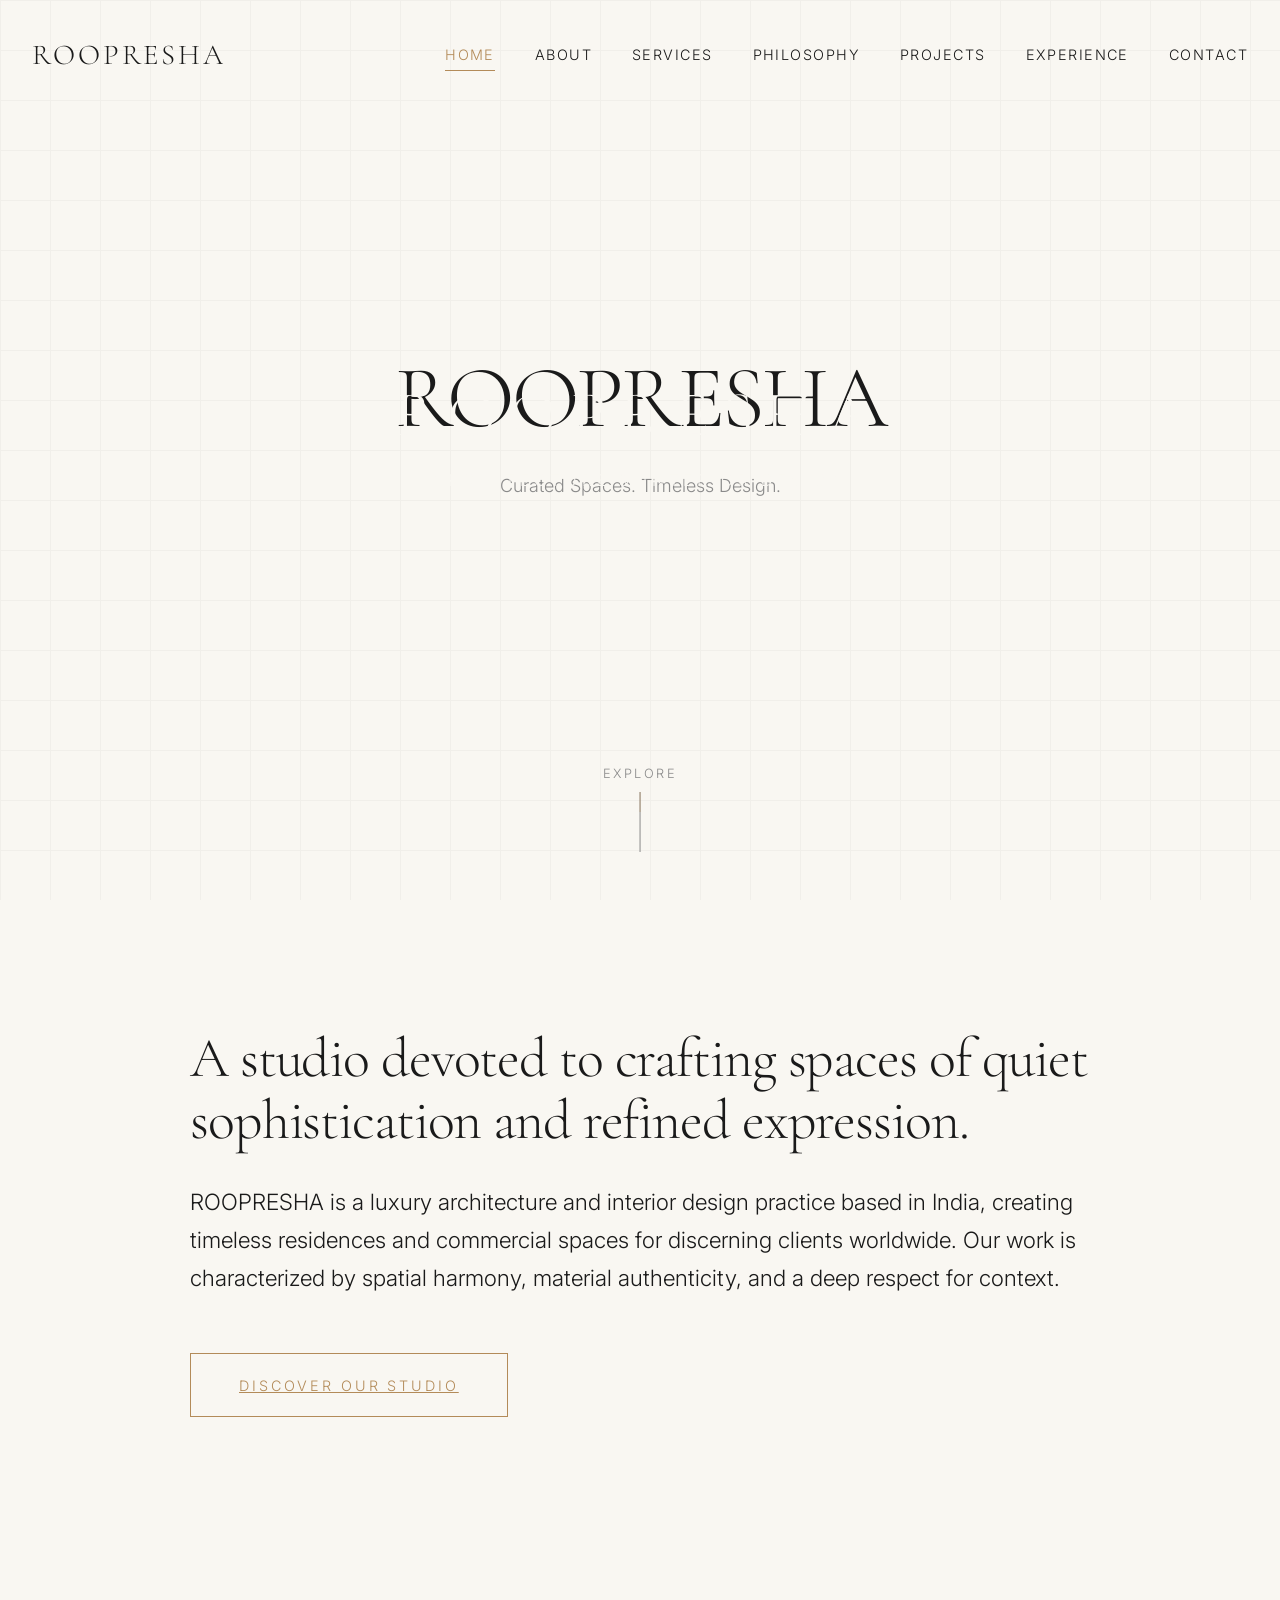
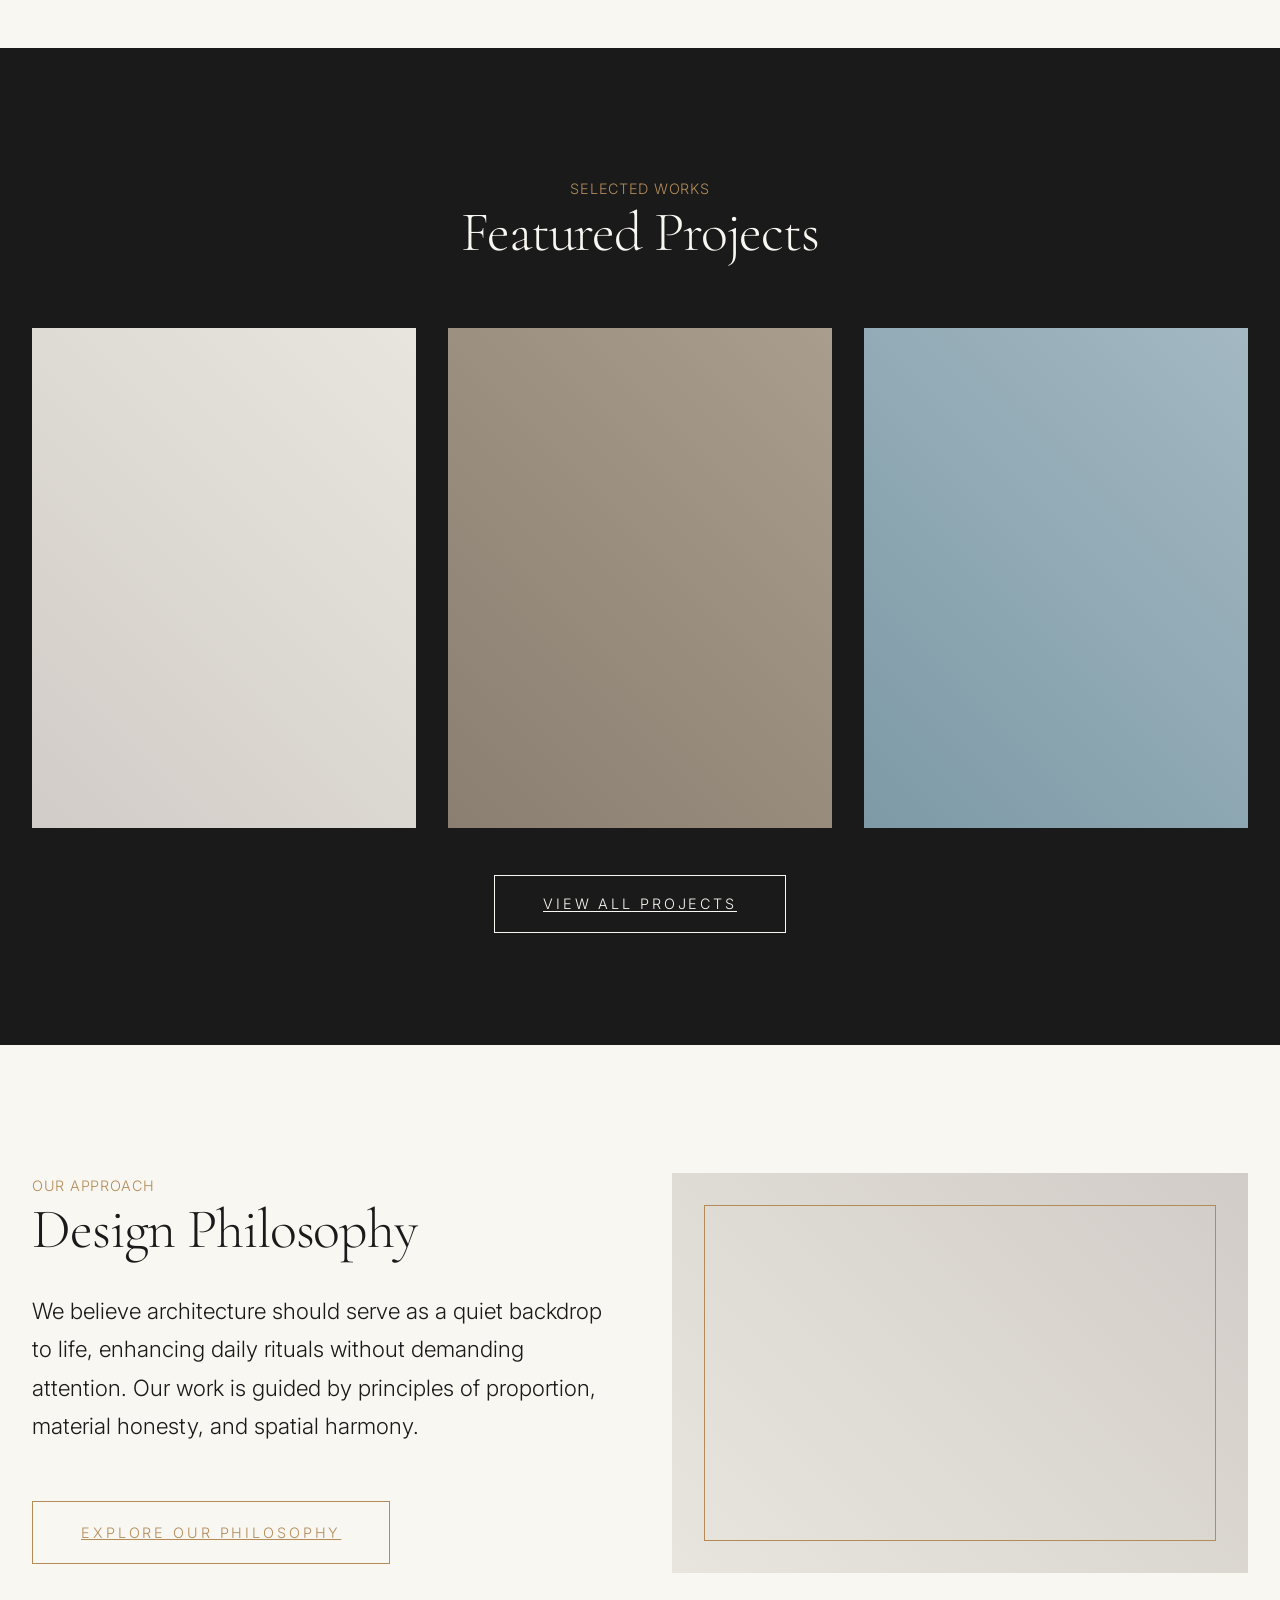
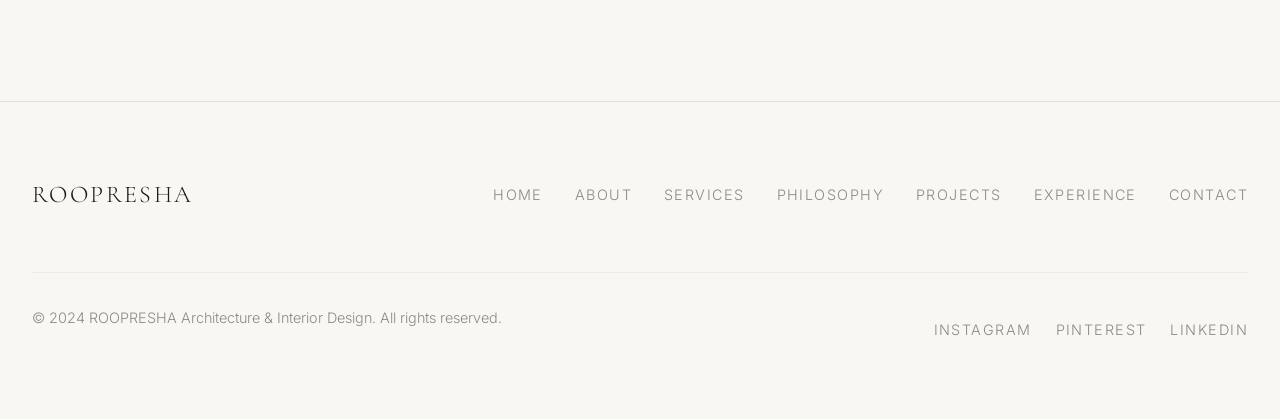
<file: index.html>
<!DOCTYPE html>
<html lang="en">
<head>
    <meta charset="UTF-8">
    <meta name="viewport" content="width=device-width, initial-scale=1.0">
    <title>ROOPRESHA | Luxury Architecture & Interior Design</title>
    <link rel="preconnect" href="https://fonts.googleapis.com">
    <link rel="preconnect" href="https://fonts.gstatic.com" crossorigin>
    <link href="https://fonts.googleapis.com/css2?family=Cormorant+Garamond:wght@300;400;500;600&family=Inter:wght@300;400;500&display=swap" rel="stylesheet">
    <link rel="stylesheet" href="style.css">
    <link rel="icon" type="image/svg+xml" href="assets/favicon.svg">
</head>
<body class="home-page">
    <!-- Door Opening Animation -->
    <div class="door-container">
        <div class="door-panel left"></div>
        <div class="door-panel right"></div>
        <div class="door-content">
            <h1>ROOPRESHA</h1>
            <p>Architecture & Interior Design</p>
        </div>
    </div>
    
    <!-- Navigation -->
    <nav class="navbar">
        <div class="container nav-container">
            <a href="index.html" class="logo">ROOPRESHA</a>
            <button class="menu-toggle">
                <span></span>
                <span></span>
                <span></span>
            </button>
            <ul class="nav-menu">
                <li class="nav-item"><a href="index.html" class="nav-link active">Home</a></li>
                <li class="nav-item"><a href="about.html" class="nav-link">About</a></li>
                <li class="nav-item"><a href="services.html" class="nav-link">Services</a></li>
                <li class="nav-item"><a href="philosophy.html" class="nav-link">Philosophy</a></li>
                <li class="nav-item"><a href="projects.html" class="nav-link">Projects</a></li>
                <li class="nav-item"><a href="experience.html" class="nav-link">Experience</a></li>
                <li class="nav-item"><a href="contact.html" class="nav-link">Contact</a></li>
            </ul>
        </div>
    </nav>
    
    <!-- Hero Section -->
    <section class="hero">
        <div class="arch-grid"></div>
        <div class="hero-content">
            <h1>ROOPRESHA</h1>
            <div class="hero-tagline">
                <p class="tagline">Curated Spaces. Timeless Design.</p>
                <p class="tagline">Designed with Restraint. Defined by Detail.</p>
                <p class="tagline">Architecture of Light & Space.</p>
                <p class="tagline">Where Form Follows Feeling.</p>
            </div>
        </div>
        <div class="scroll-cue">
            <span class="scroll-text">Explore</span>
            <div class="scroll-line"></div>
        </div>
    </section>
    
    <!-- Introduction Section -->
    <section class="section">
        <div class="container">
            <div class="about-intro animate-on-scroll">
                <h2 class="serif">A studio devoted to crafting spaces of quiet sophistication and refined expression.</h2>
                <p class="large-text">ROOPRESHA is a luxury architecture and interior design practice based in India, creating timeless residences and commercial spaces for discerning clients worldwide. Our work is characterized by spatial harmony, material authenticity, and a deep respect for context.</p>
                <a href="about.html" class="submit-btn" style="display: inline-block; margin-top: 2rem;">Discover Our Studio</a>
            </div>
        </div>
    </section>
    
    <!-- Featured Projects Preview -->
    <section class="section" style="background-color: var(--color-charcoal); color: var(--color-ivory);">
        <div class="container">
            <div class="section-header animate-on-scroll" style="text-align: center; margin-bottom: 4rem;">
                <span class="small-text" style="color: var(--color-brass);">Selected Works</span>
                <h2 style="color: var(--color-ivory);">Featured Projects</h2>
            </div>
            <div class="projects-grid">
                <div class="project-card animate-on-scroll" data-project="1" data-delay="0.1">
                    <div class="project-image">
                        <!-- In production, replace with actual image -->
                        <div style="width: 100%; height: 100%; background: linear-gradient(45deg, var(--color-concrete), var(--color-stone));"></div>
                    </div>
                    <div class="project-overlay">
                        <span class="project-category">Residential</span>
                        <h3>Villa Serenity</h3>
                        <p>A hillside retreat embracing panoramic views</p>
                    </div>
                </div>
                <div class="project-card animate-on-scroll" data-project="2" data-delay="0.2">
                    <div class="project-image">
                        <div style="width: 100%; height: 100%; background: linear-gradient(45deg, #8a7f70, #a99e8d);"></div>
                    </div>
                    <div class="project-overlay">
                        <span class="project-category">Residential</span>
                        <h3>Urban Loft Residence</h3>
                        <p>Industrial elegance in a converted warehouse</p>
                    </div>
                </div>
                <div class="project-card animate-on-scroll" data-project="3" data-delay="0.3">
                    <div class="project-image">
                        <div style="width: 100%; height: 100%; background: linear-gradient(45deg, #7d9aa6, #a3b8c2);"></div>
                    </div>
                    <div class="project-overlay">
                        <span class="project-category">Commercial</span>
                        <h3>Coral Boutique Hotel</h3>
                        <p>Coastal luxury with sustainable principles</p>
                    </div>
                </div>
            </div>
            <div style="text-align: center; margin-top: 4rem;">
                <a href="projects.html" class="submit-btn" style="border-color: var(--color-ivory); color: var(--color-ivory);">View All Projects</a>
            </div>
        </div>
    </section>
    
    <!-- Philosophy Preview -->
    <section class="section">
        <div class="container">
            <div class="principle-grid">
                <div class="animate-on-scroll">
                    <span class="small-text" style="color: var(--color-brass);">Our Approach</span>
                    <h2>Design Philosophy</h2>
                    <p class="large-text">We believe architecture should serve as a quiet backdrop to life, enhancing daily rituals without demanding attention. Our work is guided by principles of proportion, material honesty, and spatial harmony.</p>
                    <a href="philosophy.html" class="submit-btn" style="display: inline-block; margin-top: 2rem;">Explore Our Philosophy</a>
                </div>
                <div class="principle-image animate-on-scroll" data-delay="0.3">
                    <!-- In production, replace with actual image -->
                    <div style="width: 100%; height: 100%; background: linear-gradient(45deg, var(--color-stone), var(--color-concrete)); position: relative;">
                        <div style="position: absolute; top: 2rem; left: 2rem; right: 2rem; bottom: 2rem; border: 1px solid var(--color-brass);"></div>
                    </div>
                </div>
            </div>
        </div>
    </section>
    
    <!-- Footer -->
    <footer class="footer">
        <div class="container">
            <div class="footer-content">
                <a href="index.html" class="footer-logo">ROOPRESHA</a>
                <ul class="footer-nav">
                    <li><a href="index.html">Home</a></li>
                    <li><a href="about.html">About</a></li>
                    <li><a href="services.html">Services</a></li>
                    <li><a href="philosophy.html">Philosophy</a></li>
                    <li><a href="projects.html">Projects</a></li>
                    <li><a href="experience.html">Experience</a></li>
                    <li><a href="contact.html">Contact</a></li>
                </ul>
            </div>
            <div class="footer-bottom">
                <p class="copyright">© 2024 ROOPRESHA Architecture & Interior Design. All rights reserved.</p>
                <ul class="social-links">
                    <li><a href="#">Instagram</a></li>
                    <li><a href="#">Pinterest</a></li>
                    <li><a href="#">LinkedIn</a></li>
                </ul>
            </div>
        </div>
    </footer>
    
    <!-- Project Modal -->
    <div class="project-modal">
        <div class="modal-content">
            <!-- Dynamic content loaded via JavaScript -->
        </div>
    </div>
    
    <script src="main.js"></script>
</body>
</html>
</file>
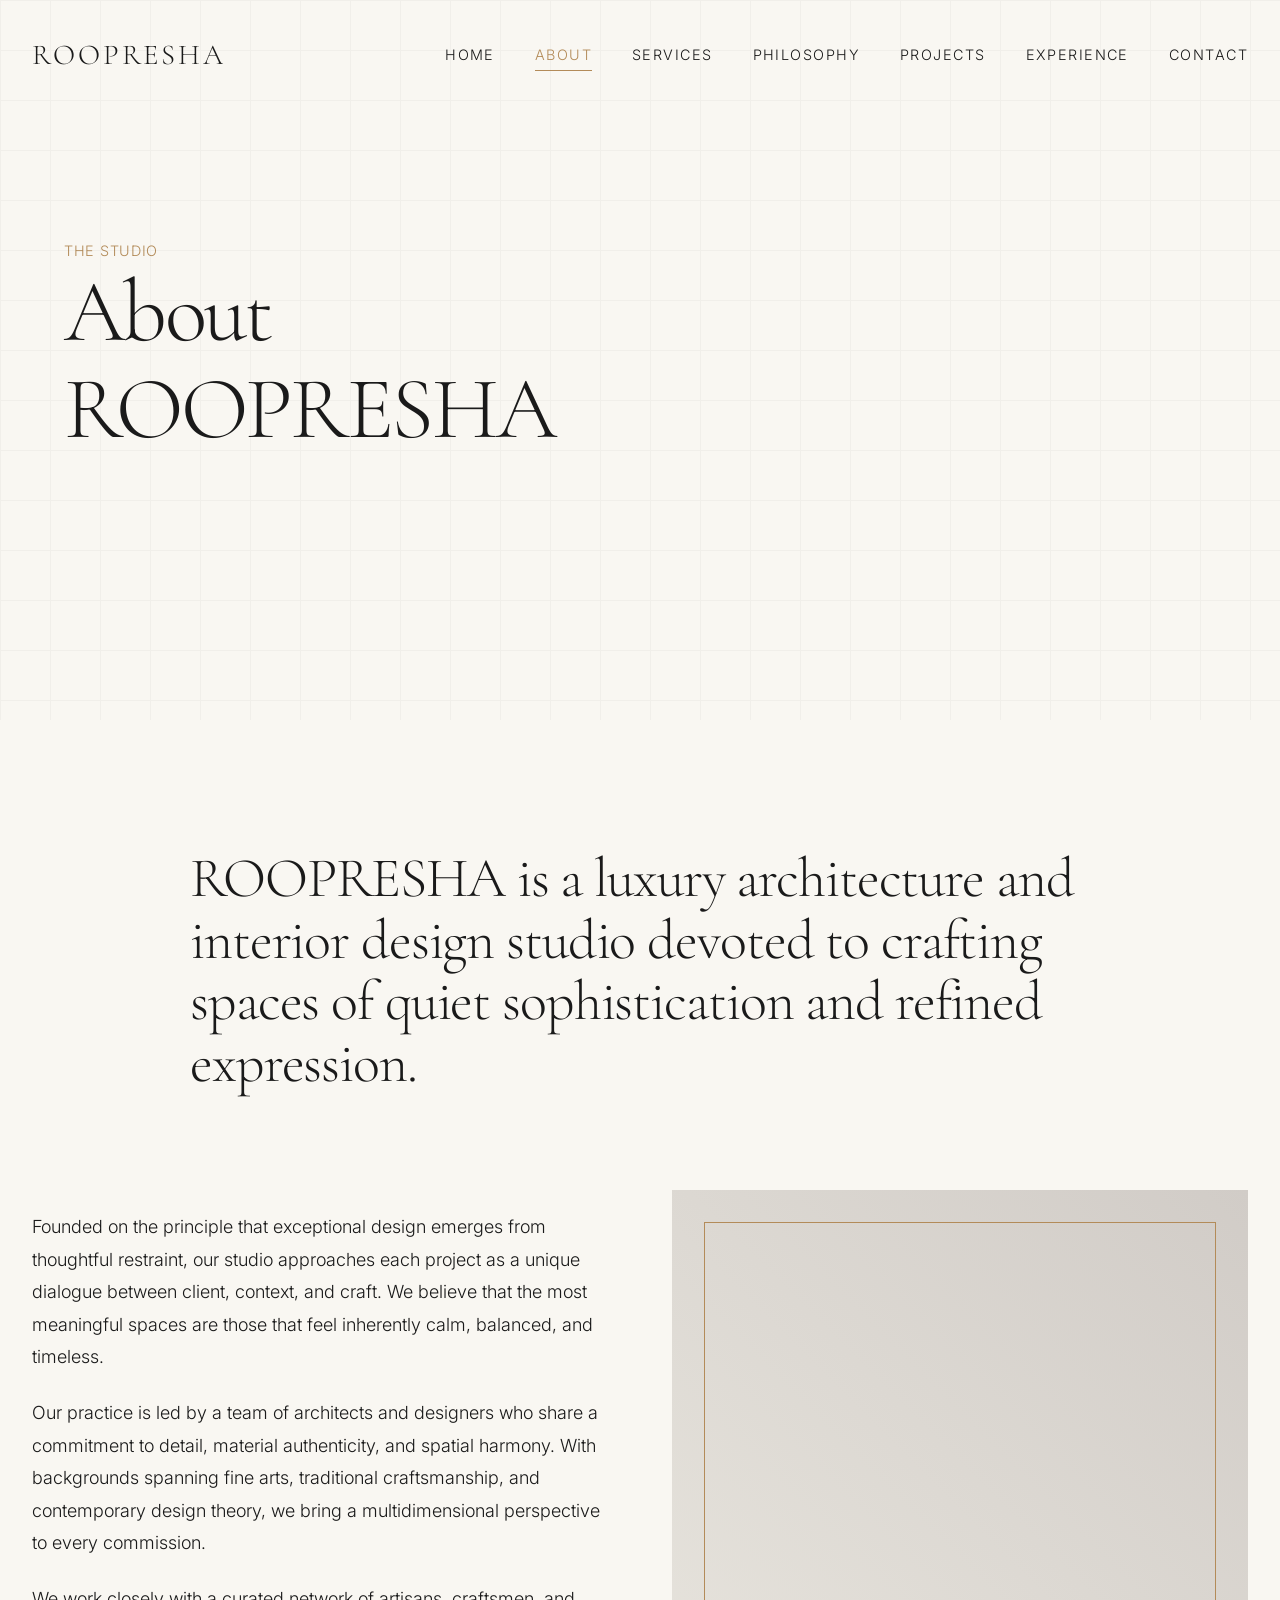
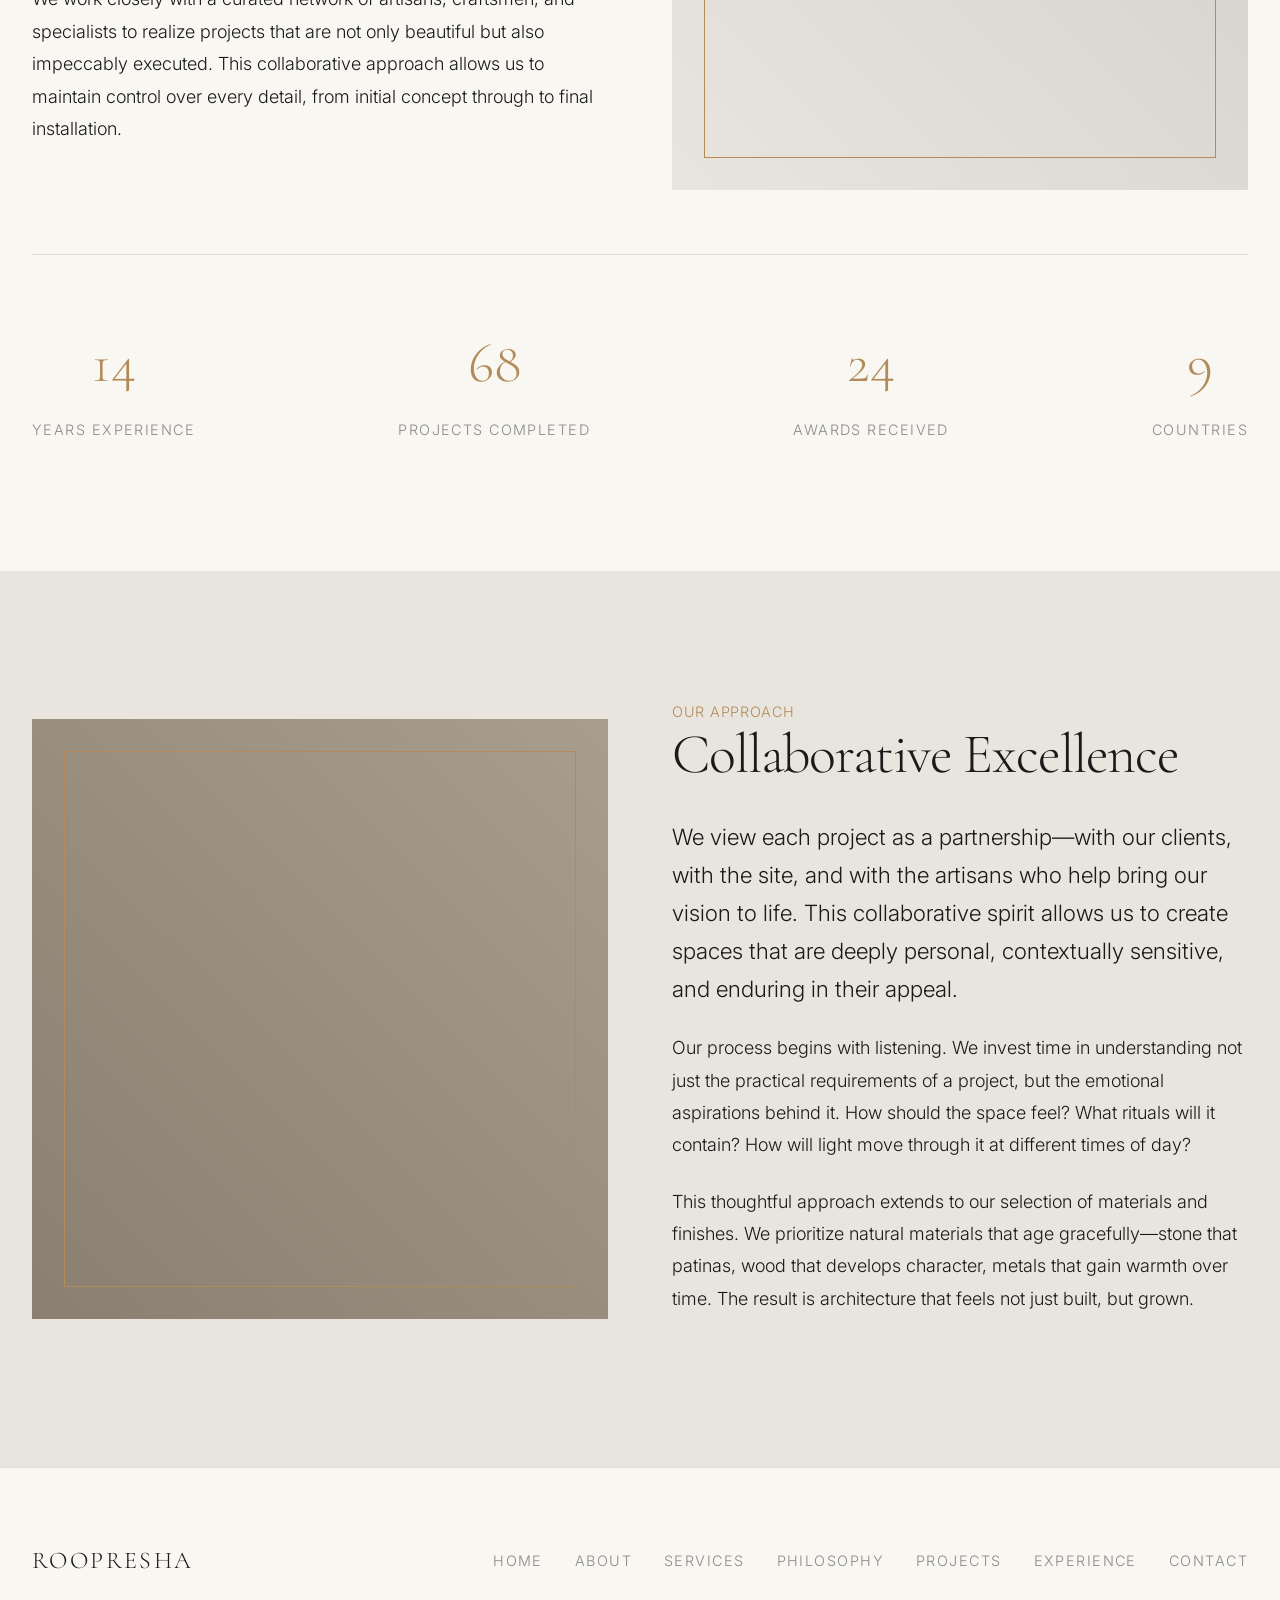
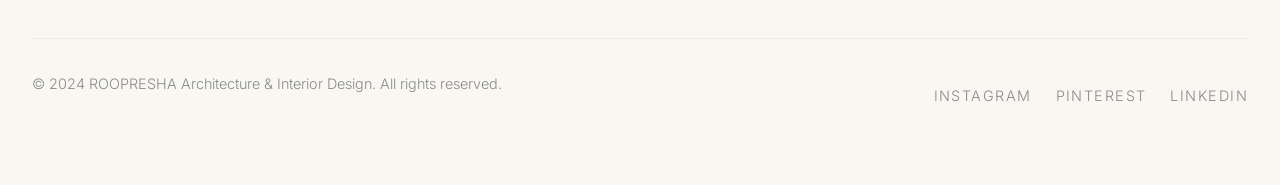
<file: about.html>
<!DOCTYPE html>
<html lang="en">
<head>
    <meta charset="UTF-8">
    <meta name="viewport" content="width=device-width, initial-scale=1.0">
    <title>About ROOPRESHA | Luxury Architecture & Interior Design</title>
    <link rel="preconnect" href="https://fonts.googleapis.com">
    <link rel="preconnect" href="https://fonts.gstatic.com" crossorigin>
    <link href="https://fonts.googleapis.com/css2?family=Cormorant+Garamond:wght@300;400;500;600&family=Inter:wght@300;400;500&display=swap" rel="stylesheet">
    <link rel="stylesheet" href="style.css">
    <link rel="icon" type="image/svg+xml" href="assets/favicon.svg">
</head>
<body class="about-page">
    <!-- Door Opening Animation (Hidden for non-home pages) -->
    <div class="door-container" style="display: none;"></div>
    
    <!-- Navigation -->
    <nav class="navbar">
        <div class="container nav-container">
            <a href="index.html" class="logo">ROOPRESHA</a>
            <button class="menu-toggle">
                <span></span>
                <span></span>
                <span></span>
            </button>
            <ul class="nav-menu">
                <li class="nav-item"><a href="index.html" class="nav-link">Home</a></li>
                <li class="nav-item"><a href="about.html" class="nav-link active">About</a></li>
                <li class="nav-item"><a href="services.html" class="nav-link">Services</a></li>
                <li class="nav-item"><a href="philosophy.html" class="nav-link">Philosophy</a></li>
                <li class="nav-item"><a href="projects.html" class="nav-link">Projects</a></li>
                <li class="nav-item"><a href="experience.html" class="nav-link">Experience</a></li>
                <li class="nav-item"><a href="contact.html" class="nav-link">Contact</a></li>
            </ul>
        </div>
    </nav>
    
    <!-- Hero Section -->
    <section class="hero" style="height: 80vh;">
        <div class="arch-grid"></div>
        <div class="container">
            <div class="hero-content" style="text-align: left; align-items: flex-start;">
                <span class="small-text animate-on-scroll" style="color: var(--color-brass);">The Studio</span>
                <h1 class="animate-on-scroll">About<br>ROOPRESHA</h1>
            </div>
        </div>
    </section>
    
    <!-- About Content -->
    <section class="section">
        <div class="container">
            <div class="about-intro animate-on-scroll">
                <h2 class="serif">ROOPRESHA is a luxury architecture and interior design studio devoted to crafting spaces of quiet sophistication and refined expression.</h2>
            </div>
            
            <div class="about-grid animate-on-scroll" data-delay="0.2">
                <div>
                    <p>Founded on the principle that exceptional design emerges from thoughtful restraint, our studio approaches each project as a unique dialogue between client, context, and craft. We believe that the most meaningful spaces are those that feel inherently calm, balanced, and timeless.</p>
                    <p>Our practice is led by a team of architects and designers who share a commitment to detail, material authenticity, and spatial harmony. With backgrounds spanning fine arts, traditional craftsmanship, and contemporary design theory, we bring a multidimensional perspective to every commission.</p>
                    <p>We work closely with a curated network of artisans, craftsmen, and specialists to realize projects that are not only beautiful but also impeccably executed. This collaborative approach allows us to maintain control over every detail, from initial concept through to final installation.</p>
                </div>
                <div class="about-image">
                    <!-- In production, replace with actual image -->
                    <div style="width: 100%; height: 100%; background: linear-gradient(45deg, var(--color-stone), var(--color-concrete));"></div>
                </div>
            </div>
            
            <div class="stats animate-on-scroll" data-delay="0.4">
                <div class="stat-item">
                    <span class="stat-number">14</span>
                    <span class="stat-text">Years Experience</span>
                </div>
                <div class="stat-item">
                    <span class="stat-number">68</span>
                    <span class="stat-text">Projects Completed</span>
                </div>
                <div class="stat-item">
                    <span class="stat-number">24</span>
                    <span class="stat-text">Awards Received</span>
                </div>
                <div class="stat-item">
                    <span class="stat-number">9</span>
                    <span class="stat-text">Countries</span>
                </div>
            </div>
        </div>
    </section>
    
    <!-- Team Philosophy -->
    <section class="section" style="background-color: var(--color-stone);">
        <div class="container">
            <div class="about-grid animate-on-scroll">
                <div class="about-image">
                    <div style="width: 100%; height: 100%; background: linear-gradient(45deg, #8a7f70, #a99e8d);"></div>
                </div>
                <div>
                    <span class="small-text" style="color: var(--color-brass);">Our Approach</span>
                    <h2>Collaborative Excellence</h2>
                    <p class="large-text">We view each project as a partnership—with our clients, with the site, and with the artisans who help bring our vision to life. This collaborative spirit allows us to create spaces that are deeply personal, contextually sensitive, and enduring in their appeal.</p>
                    <p>Our process begins with listening. We invest time in understanding not just the practical requirements of a project, but the emotional aspirations behind it. How should the space feel? What rituals will it contain? How will light move through it at different times of day?</p>
                    <p>This thoughtful approach extends to our selection of materials and finishes. We prioritize natural materials that age gracefully—stone that patinas, wood that develops character, metals that gain warmth over time. The result is architecture that feels not just built, but grown.</p>
                </div>
            </div>
        </div>
    </section>
    
    <!-- Footer -->
    <footer class="footer">
        <div class="container">
            <div class="footer-content">
                <a href="index.html" class="footer-logo">ROOPRESHA</a>
                <ul class="footer-nav">
                    <li><a href="index.html">Home</a></li>
                    <li><a href="about.html">About</a></li>
                    <li><a href="services.html">Services</a></li>
                    <li><a href="philosophy.html">Philosophy</a></li>
                    <li><a href="projects.html">Projects</a></li>
                    <li><a href="experience.html">Experience</a></li>
                    <li><a href="contact.html">Contact</a></li>
                </ul>
            </div>
            <div class="footer-bottom">
                <p class="copyright">© 2024 ROOPRESHA Architecture & Interior Design. All rights reserved.</p>
                <ul class="social-links">
                    <li><a href="#">Instagram</a></li>
                    <li><a href="#">Pinterest</a></li>
                    <li><a href="#">LinkedIn</a></li>
                </ul>
            </div>
        </div>
    </footer>
    
    <script src="main.js"></script>
</body>
</html>
</file>
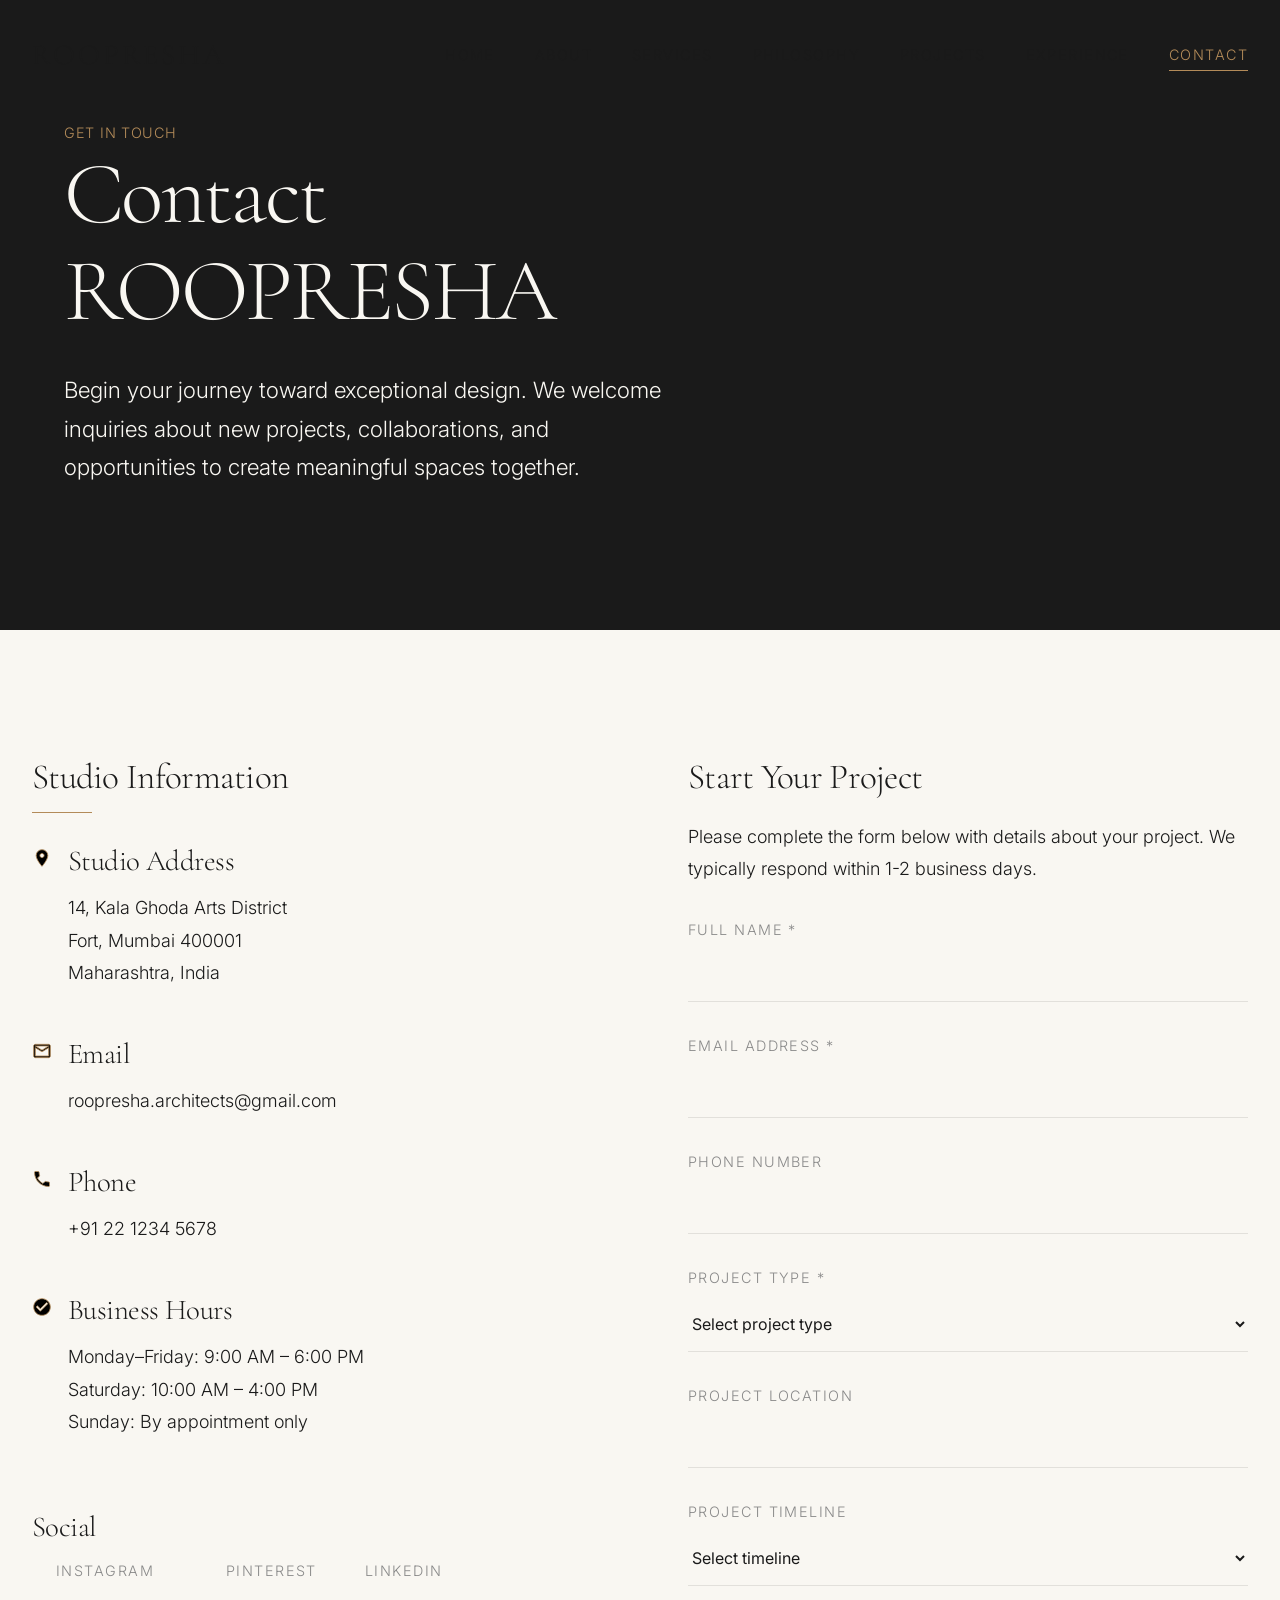
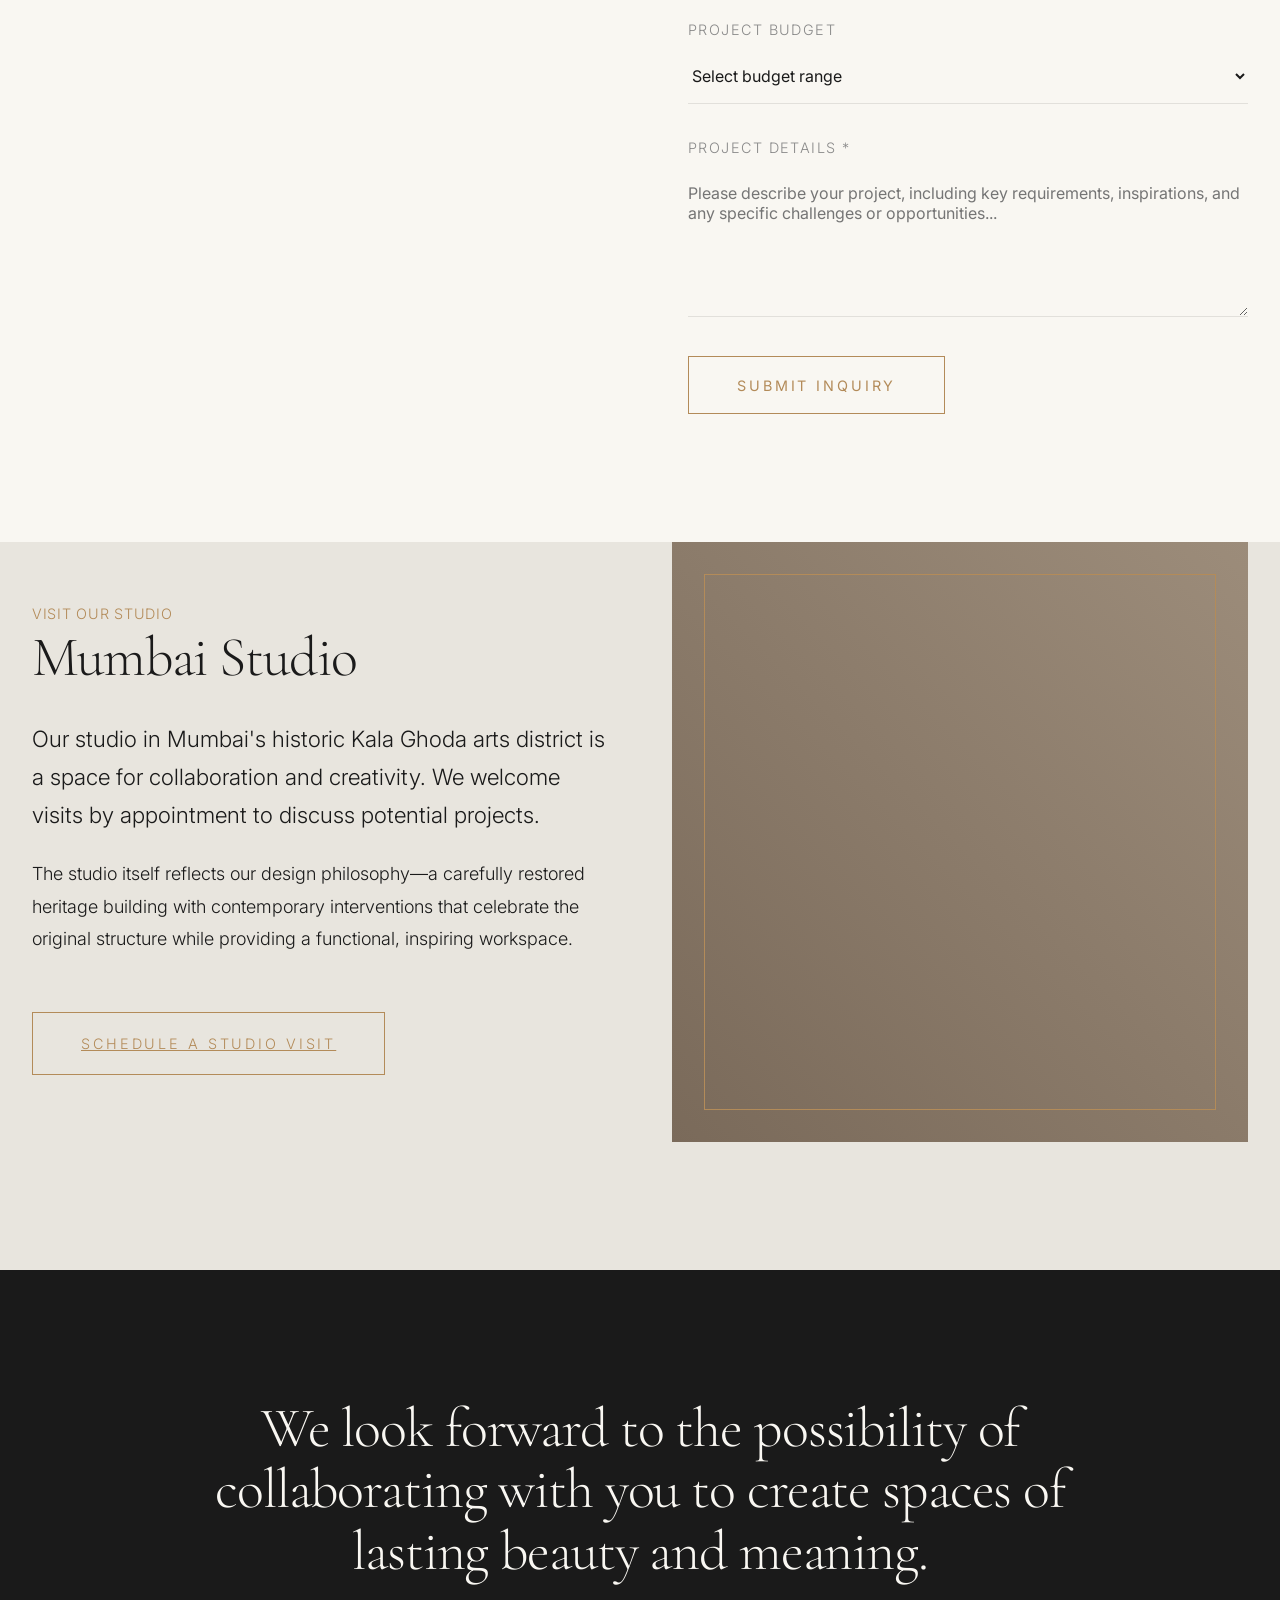
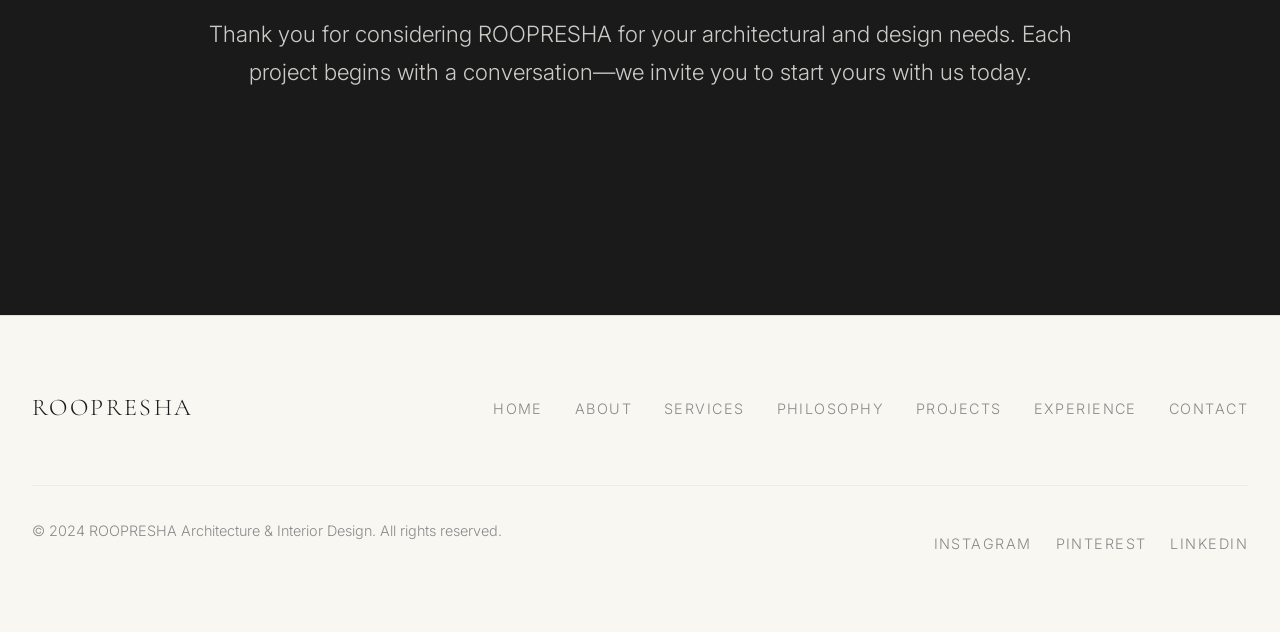
<file: contact.html>
<!DOCTYPE html>
<html lang="en">
<head>
    <meta charset="UTF-8">
    <meta name="viewport" content="width=device-width, initial-scale=1.0">
    <title>Contact | ROOPRESHA Luxury Architecture & Interior Design</title>
    <link rel="preconnect" href="https://fonts.googleapis.com">
    <link rel="preconnect" href="https://fonts.gstatic.com" crossorigin>
    <link href="https://fonts.googleapis.com/css2?family=Cormorant+Garamond:wght@300;400;500;600&family=Inter:wght@300;400;500&display=swap" rel="stylesheet">
    <link rel="stylesheet" href="style.css">
    <link rel="icon" type="image/svg+xml" href="assets/favicon.svg">
</head>
<body class="contact-page">
    <!-- Door Opening Animation (Hidden for non-home pages) -->
    <div class="door-container" style="display: none;"></div>
    
    <!-- Navigation -->
    <nav class="navbar">
        <div class="container nav-container">
            <a href="index.html" class="logo">ROOPRESHA</a>
            <button class="menu-toggle">
                <span></span>
                <span></span>
                <span></span>
            </button>
            <ul class="nav-menu">
                <li class="nav-item"><a href="index.html" class="nav-link">Home</a></li>
                <li class="nav-item"><a href="about.html" class="nav-link">About</a></li>
                <li class="nav-item"><a href="services.html" class="nav-link">Services</a></li>
                <li class="nav-item"><a href="philosophy.html" class="nav-link">Philosophy</a></li>
                <li class="nav-item"><a href="projects.html" class="nav-link">Projects</a></li>
                <li class="nav-item"><a href="experience.html" class="nav-link">Experience</a></li>
                <li class="nav-item"><a href="contact.html" class="nav-link active">Contact</a></li>
            </ul>
        </div>
    </nav>
    
    <!-- Hero Section -->
    <section class="contact-hero">
        <div class="container">
            <div class="hero-content" style="text-align: left; align-items: flex-start;">
                <span class="small-text animate-on-scroll" style="color: var(--color-brass);">Get in Touch</span>
                <h1 class="animate-on-scroll">Contact<br>ROOPRESHA</h1>
                <p class="large-text animate-on-scroll" data-delay="0.2" style="max-width: 600px; margin-top: 2rem;">Begin your journey toward exceptional design. We welcome inquiries about new projects, collaborations, and opportunities to create meaningful spaces together.</p>
            </div>
        </div>
    </section>
    
    <!-- Contact Content -->
    <section class="section">
        <div class="container">
            <div class="contact-grid animate-on-scroll">
                <div class="contact-info">
                    <h3>Studio Information</h3>
                    
                    <div class="contact-details">
                        <div class="contact-item">
                            <div class="contact-icon">
                                <svg viewBox="0 0 24 24">
                                    <path d="M12 2C8.13 2 5 5.13 5 9c0 5.25 7 13 7 13s7-7.75 7-13c0-3.87-3.13-7-7-7zm0 9.5c-1.38 0-2.5-1.12-2.5-2.5s1.12-2.5 2.5-2.5 2.5 1.12 2.5 2.5-1.12 2.5-2.5 2.5z"/>
                                </svg>
                            </div>
                            <div>
                                <h4>Studio Address</h4>
                                <p>14, Kala Ghoda Arts District<br>Fort, Mumbai 400001<br>Maharashtra, India</p>
                            </div>
                        </div>
                        
                        <div class="contact-item">
                            <div class="contact-icon">
                                <svg viewBox="0 0 24 24">
                                    <path d="M20 4H4c-1.1 0-1.99.9-1.99 2L2 18c0 1.1.9 2 2 2h16c1.1 0 2-.9 2-2V6c0-1.1-.9-2-2-2zm0 14H4V8l8 5 8-5v10zm-8-7L4 6h16l-8 5z"/>
                                </svg>
                            </div>
                            <div>
                                <h4>Email</h4>
                                <p>roopresha.architects@gmail.com</p>
                            </div>
                        </div>
                        
                        <div class="contact-item">
                            <div class="contact-icon">
                                <svg viewBox="0 0 24 24">
                                    <path d="M6.62 10.79c1.44 2.83 3.76 5.14 6.59 6.59l2.2-2.2c.27-.27.67-.36 1.02-.24 1.12.37 2.33.57 3.57.57.55 0 1 .45 1 1V20c0 .55-.45 1-1 1-9.39 0-17-7.61-17-17 0-.55.45-1 1-1h3.5c.55 0 1 .45 1 1 0 1.25.2 2.45.57 3.57.11.35.03.74-.25 1.02l-2.2 2.2z"/>
                                </svg>
                            </div>
                            <div>
                                <h4>Phone</h4>
                                <p>+91 22 1234 5678</p>
                            </div>
                        </div>
                        
                        <div class="contact-item">
                            <div class="contact-icon">
                                <svg viewBox="0 0 24 24">
                                    <path d="M12 2C6.48 2 2 6.48 2 12s4.48 10 10 10 10-4.48 10-10S17.52 2 12 2zm-2 15l-5-5 1.41-1.41L10 14.17l7.59-7.59L19 8l-9 9z"/>
                                </svg>
                            </div>
                            <div>
                                <h4>Business Hours</h4>
                                <p>Monday–Friday: 9:00 AM – 6:00 PM<br>Saturday: 10:00 AM – 4:00 PM<br>Sunday: By appointment only</p>
                            </div>
                        </div>
                    </div>
                    
                    <div style="margin-top: 3rem;">
                        <h4>Social</h4>
                        <ul class="social-links" style="display: flex; margin-top: 1rem;">
                            <li><a href="#" style="margin-left: 0; margin-right: 1.5rem;">Instagram</a></li>
                            <li><a href="#" style="margin: 0 1.5rem;">Pinterest</a></li>
                            <li><a href="#" style="margin: 0 1.5rem 0 0;">LinkedIn</a></li>
                        </ul>
                    </div>
                </div>
                
                <div class="contact-form">
                    <h3>Start Your Project</h3>
                    <p style="margin-bottom: 2rem;">Please complete the form below with details about your project. We typically respond within 1-2 business days.</p>
                    
                    <form id="contactForm">
                        <div class="form-group">
                            <label for="name">Full Name *</label>
                            <input type="text" id="name" name="name" required>
                        </div>
                        
                        <div class="form-group">
                            <label for="email">Email Address *</label>
                            <input type="email" id="email" name="email" required>
                        </div>
                        
                        <div class="form-group">
                            <label for="phone">Phone Number</label>
                            <input type="tel" id="phone" name="phone">
                        </div>
                        
                        <div class="form-group">
                            <label for="projectType">Project Type *</label>
                            <select id="projectType" name="projectType" required>
                                <option value="" disabled selected>Select project type</option>
                                <option value="residential">Residential</option>
                                <option value="commercial">Commercial</option>
                                <option value="hospitality">Hospitality</option>
                                <option value="renovation">Renovation</option>
                                <option value="consultation">Consultation</option>
                                <option value="other">Other</option>
                            </select>
                        </div>
                        
                        <div class="form-group">
                            <label for="location">Project Location</label>
                            <input type="text" id="location" name="location">
                        </div>
                        
                        <div class="form-group">
                            <label for="timeline">Project Timeline</label>
                            <select id="timeline" name="timeline">
                                <option value="" disabled selected>Select timeline</option>
                                <option value="immediate">Immediate (0-3 months)</option>
                                <option value="short">Short-term (3-6 months)</option>
                                <option value="medium">Medium-term (6-12 months)</option>
                                <option value="long">Long-term (12+ months)</option>
                                <option value="exploring">Just exploring options</option>
                            </select>
                        </div>
                        
                        <div class="form-group">
                            <label for="budget">Project Budget</label>
                            <select id="budget" name="budget">
                                <option value="" disabled selected>Select budget range</option>
                                <option value="under50">Under ₹50 lakhs</option>
                                <option value="50-100">₹50 lakhs - ₹1 crore</option>
                                <option value="1-2">₹1 - ₹2 crores</option>
                                <option value="2-5">₹2 - ₹5 crores</option>
                                <option value="5plus">₹5+ crores</option>
                                <option value="tbd">To be determined</option>
                            </select>
                        </div>
                        
                        <div class="form-group">
                            <label for="message">Project Details *</label>
                            <textarea id="message" name="message" required placeholder="Please describe your project, including key requirements, inspirations, and any specific challenges or opportunities..."></textarea>
                        </div>
                        
                        <button type="submit" class="submit-btn">Submit Inquiry</button>
                    </form>
                </div>
            </div>
        </div>
    </section>
    <script>
document.getElementById("contactForm").addEventListener("submit", function (e) {
    e.preventDefault();

    const name = document.getElementById("name").value;
    const email = document.getElementById("email").value;
    const phone = document.getElementById("phone").value || "Not provided";
    const projectType = document.getElementById("projectType").value;
    const location = document.getElementById("location").value || "Not specified";
    const timeline = document.getElementById("timeline").value || "Not specified";
    const budget = document.getElementById("budget").value || "Not specified";
    const message = document.getElementById("message").value;

    const subject = `New Project Inquiry – ${projectType.toUpperCase()} | ROOPRESHA`;

    const body = `
New Project Inquiry – ROOPRESHA

Client Details
--------------
Name: ${name}
Email: ${email}
Phone: ${phone}

Project Information
-------------------
Project Type: ${projectType}
Location: ${location}
Timeline: ${timeline}
Budget: ${budget}

Project Description
-------------------
${message}

---
Sent via ROOPRESHA Website
`;

    const mailtoLink = `mailto:roopresha.architects@gmail.com?subject=${encodeURIComponent(subject)}&body=${encodeURIComponent(body)}`;

    window.location.href = mailtoLink;
});
</script>

    <!-- Studio Location -->
    <section class="section" style="background-color: var(--color-stone); padding-top: 0;">
        <div class="container">
            <div class="about-grid animate-on-scroll">
                <div>
                    <span class="small-text" style="color: var(--color-brass);">Visit Our Studio</span>
                    <h2>Mumbai Studio</h2>
                    <p class="large-text">Our studio in Mumbai's historic Kala Ghoda arts district is a space for collaboration and creativity. We welcome visits by appointment to discuss potential projects.</p>
                    <p>The studio itself reflects our design philosophy—a carefully restored heritage building with contemporary interventions that celebrate the original structure while providing a functional, inspiring workspace.</p>
                    <a href="#" class="submit-btn" style="display: inline-block; margin-top: 2rem;">Schedule a Studio Visit</a>
                </div>
                <div class="about-image">
                    <div style="width: 100%; height: 100%; background: linear-gradient(45deg, #7a6a5a, #9c8c7a);"></div>
                </div>
            </div>
        </div>
    </section>
    
    <!-- Final Statement -->
    <section class="section" style="background-color: var(--color-charcoal); color: var(--color-ivory); text-align: center;">
        <div class="container">
            <div class="about-intro animate-on-scroll">
                <h2 class="serif" style="color: var(--color-ivory);">We look forward to the possibility of collaborating with you to create spaces of lasting beauty and meaning.</h2>
                <p class="large-text" style="margin-top: 2rem; opacity: 0.8;">Thank you for considering ROOPRESHA for your architectural and design needs. Each project begins with a conversation—we invite you to start yours with us today.</p>
            </div>
        </div>
    </section>
    
    <!-- Footer -->
    <footer class="footer">
        <div class="container">
            <div class="footer-content">
                <a href="index.html" class="footer-logo">ROOPRESHA</a>
                <ul class="footer-nav">
                    <li><a href="index.html">Home</a></li>
                    <li><a href="about.html">About</a></li>
                    <li><a href="services.html">Services</a></li>
                    <li><a href="philosophy.html">Philosophy</a></li>
                    <li><a href="projects.html">Projects</a></li>
                    <li><a href="experience.html">Experience</a></li>
                    <li><a href="contact.html">Contact</a></li>
                </ul>
            </div>
            <div class="footer-bottom">
                <p class="copyright">© 2024 ROOPRESHA Architecture & Interior Design. All rights reserved.</p>
                <ul class="social-links">
                    <li><a href="#">Instagram</a></li>
                    <li><a href="#">Pinterest</a></li>
                    <li><a href="#">LinkedIn</a></li>
                </ul>
            </div>
        </div>
    </footer>
    
    <script src="main.js"></script>
</body>
</html>
</file>
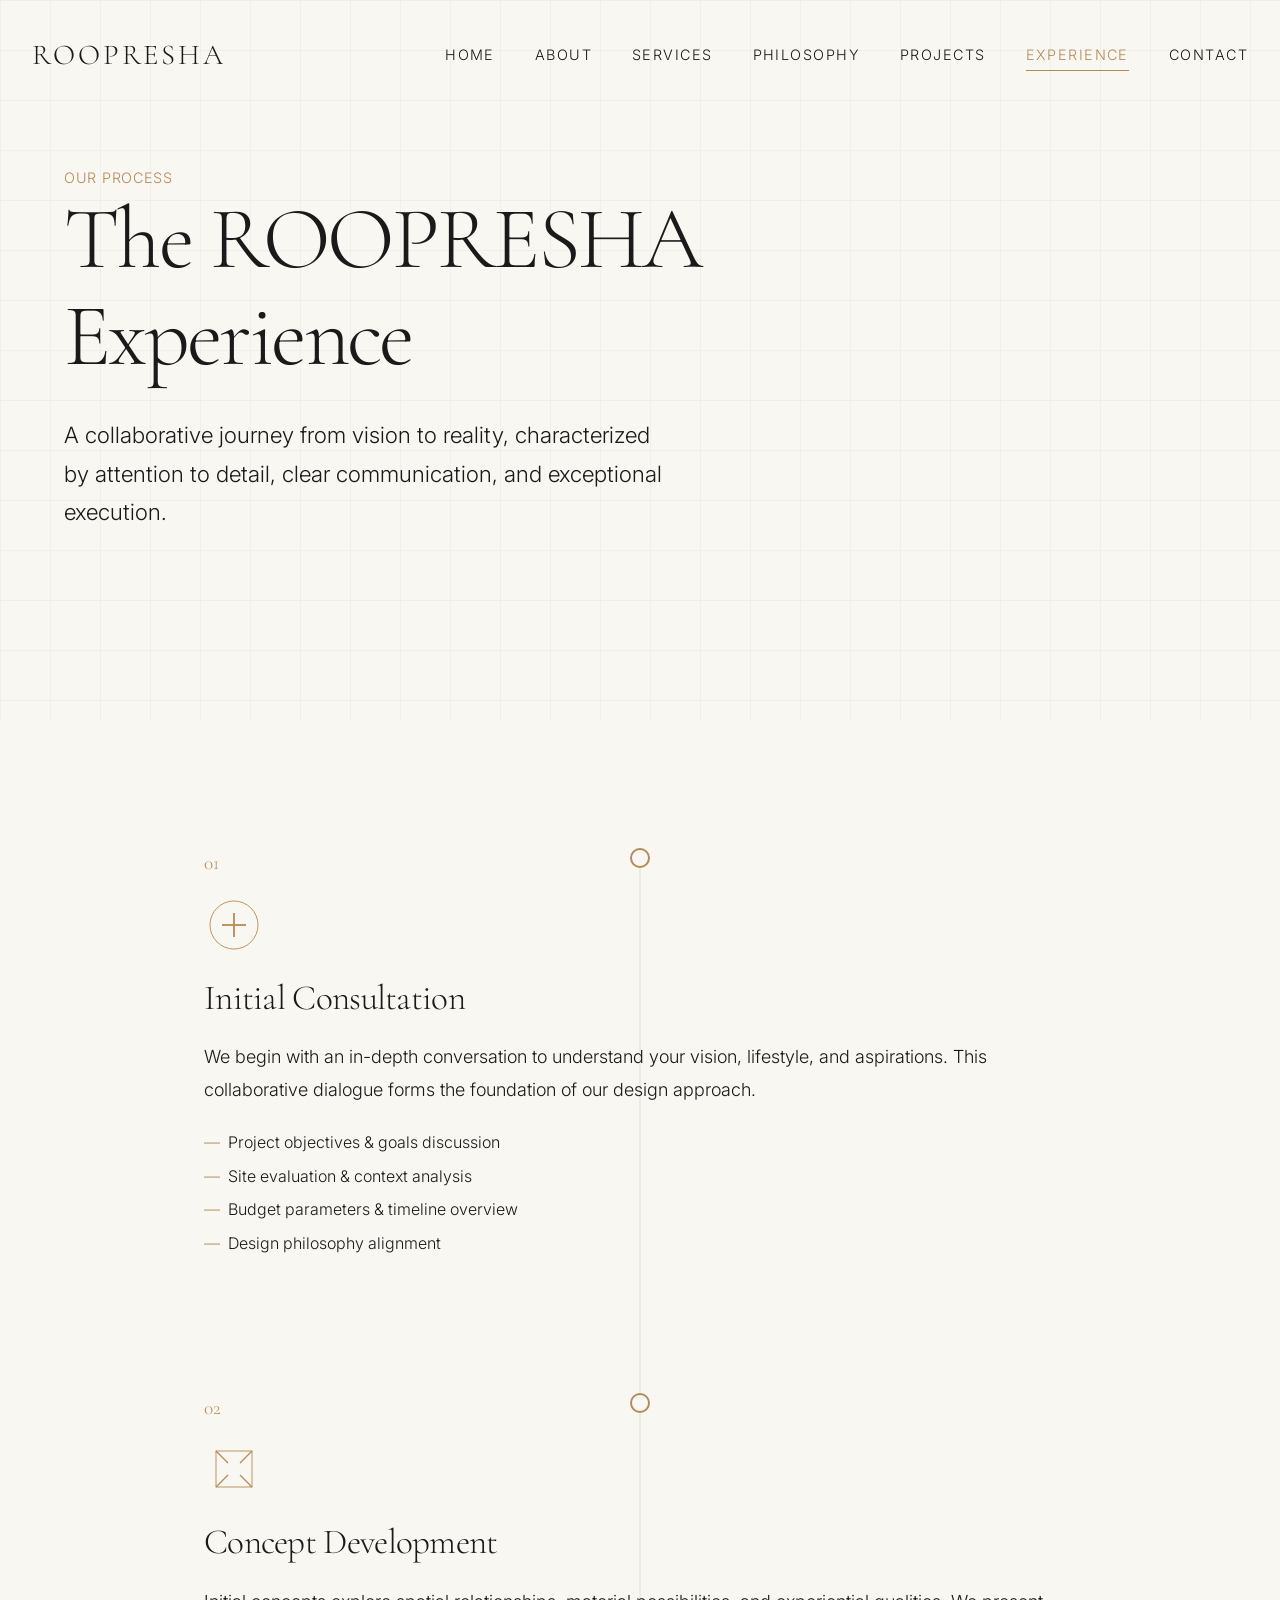
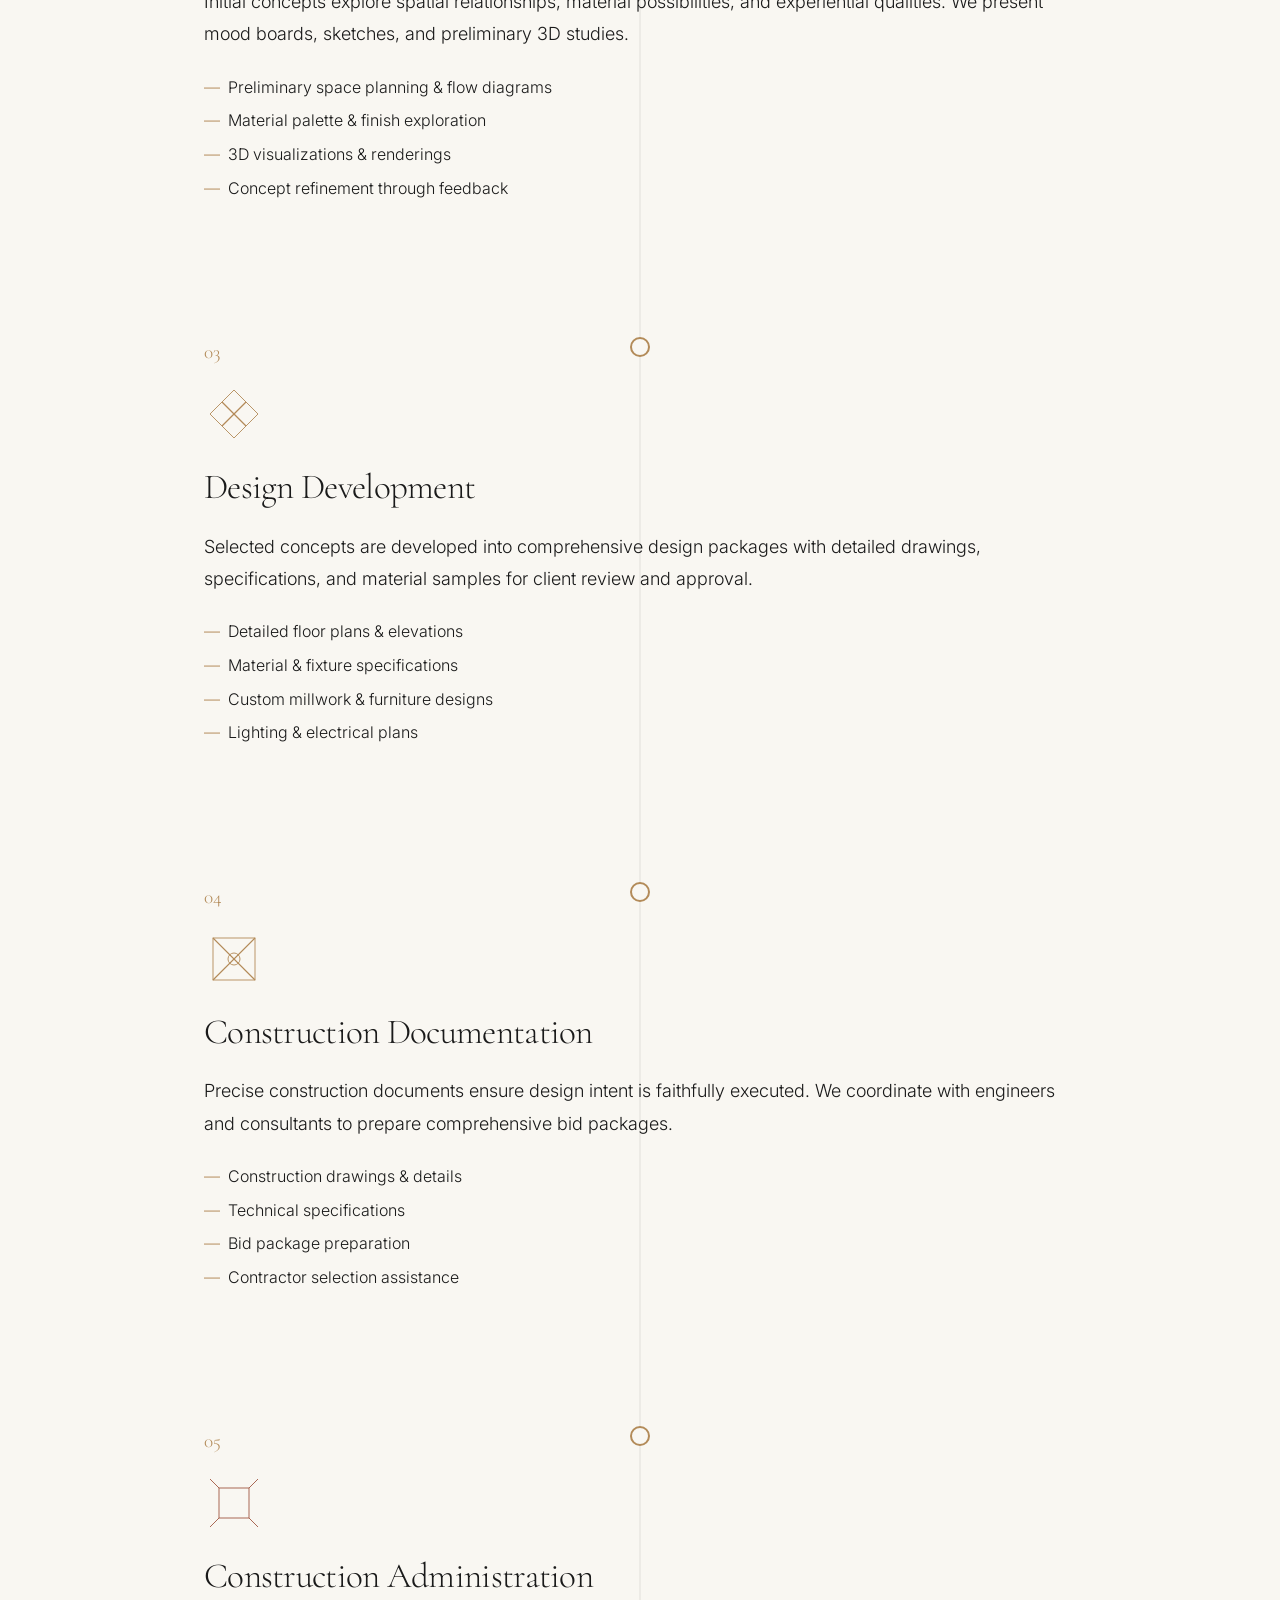
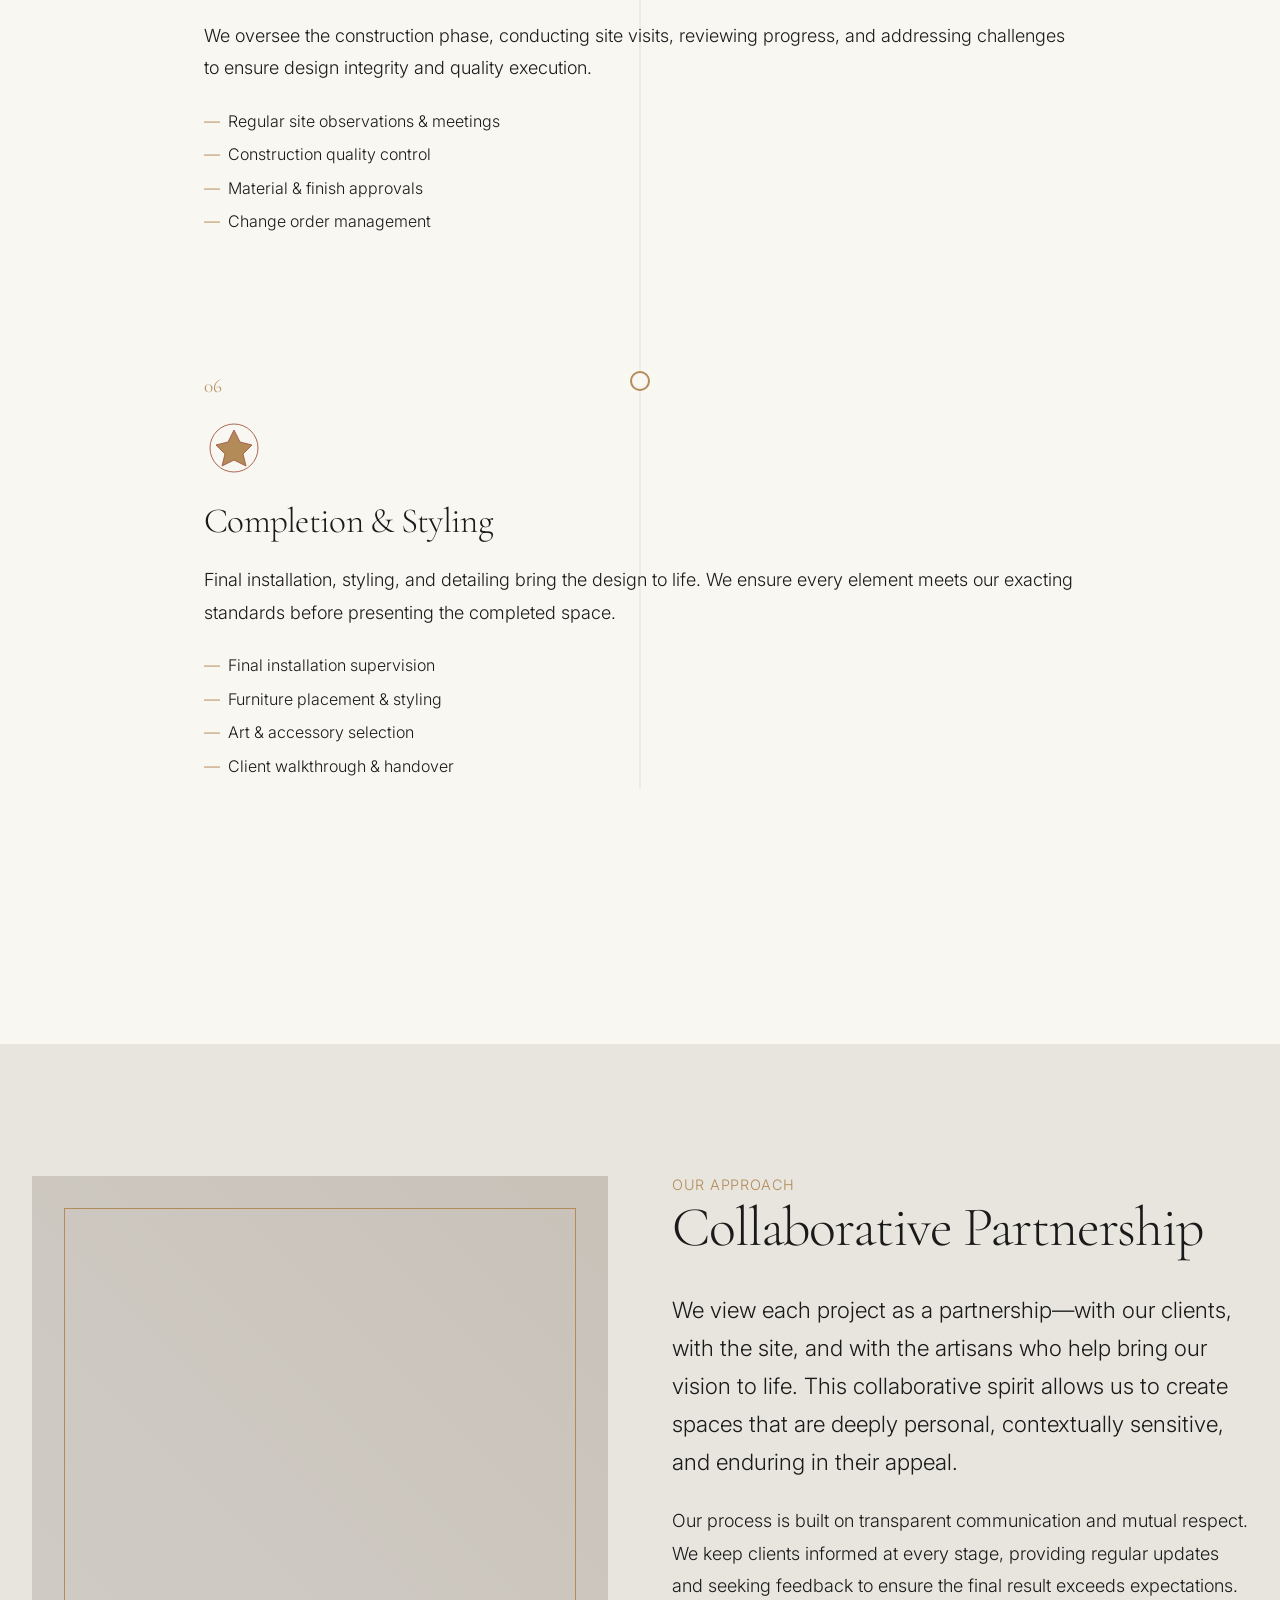
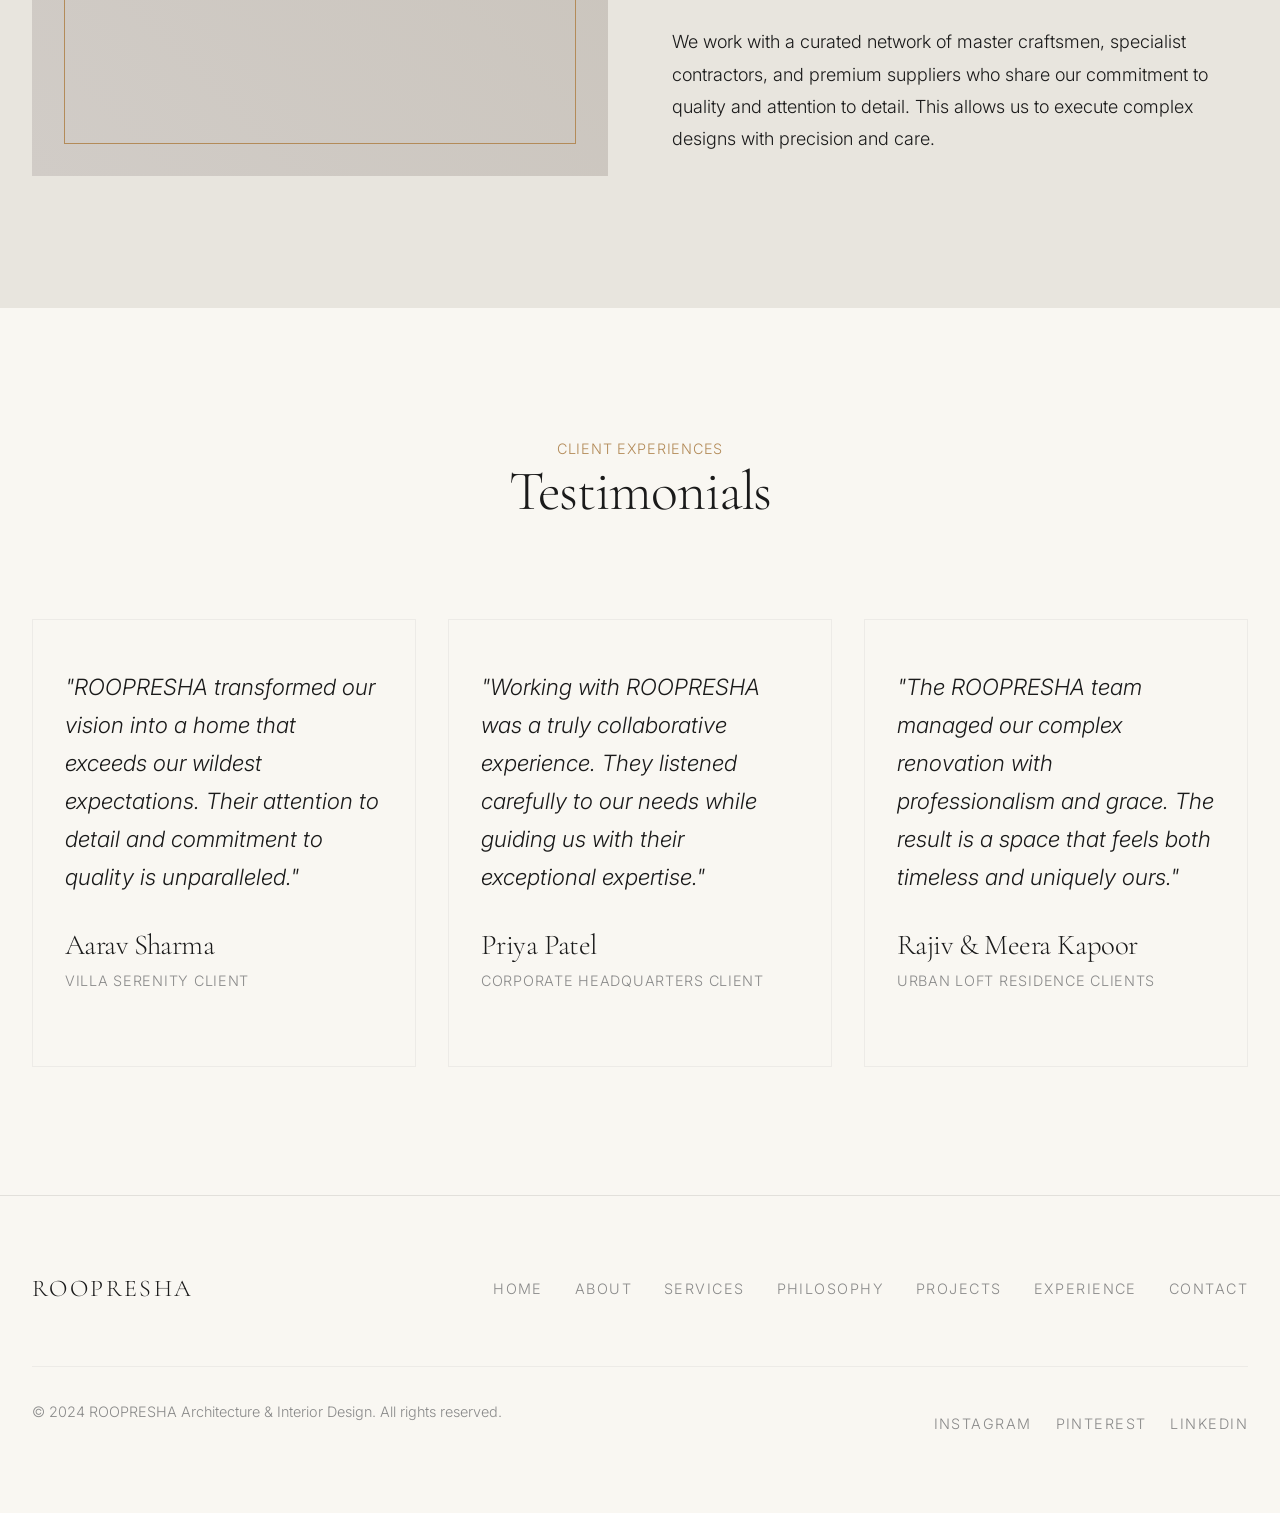
<file: experience.html>
<!DOCTYPE html>
<html lang="en">
<head>
    <meta charset="UTF-8">
    <meta name="viewport" content="width=device-width, initial-scale=1.0">
    <title>The ROOPRESHA Experience | Luxury Architecture & Interior Design</title>
    <link rel="preconnect" href="https://fonts.googleapis.com">
    <link rel="preconnect" href="https://fonts.gstatic.com" crossorigin>
    <link href="https://fonts.googleapis.com/css2?family=Cormorant+Garamond:wght@300;400;500;600&family=Inter:wght@300;400;500&display=swap" rel="stylesheet">
    <link rel="stylesheet" href="style.css">
    <link rel="icon" type="image/svg+xml" href="assets/favicon.svg">
</head>
<body class="experience-page">
    <!-- Door Opening Animation (Hidden for non-home pages) -->
    <div class="door-container" style="display: none;"></div>
    
    <!-- Navigation -->
    <nav class="navbar">
        <div class="container nav-container">
            <a href="index.html" class="logo">ROOPRESHA</a>
            <button class="menu-toggle">
                <span></span>
                <span></span>
                <span></span>
            </button>
            <ul class="nav-menu">
                <li class="nav-item"><a href="index.html" class="nav-link">Home</a></li>
                <li class="nav-item"><a href="about.html" class="nav-link">About</a></li>
                <li class="nav-item"><a href="services.html" class="nav-link">Services</a></li>
                <li class="nav-item"><a href="philosophy.html" class="nav-link">Philosophy</a></li>
                <li class="nav-item"><a href="projects.html" class="nav-link">Projects</a></li>
                <li class="nav-item"><a href="experience.html" class="nav-link active">Experience</a></li>
                <li class="nav-item"><a href="contact.html" class="nav-link">Contact</a></li>
            </ul>
        </div>
    </nav>
    
    <!-- Hero Section -->
    <section class="hero" style="height: 80vh;">
        <div class="arch-grid"></div>
        <div class="container">
            <div class="hero-content" style="text-align: left; align-items: flex-start;">
                <span class="small-text animate-on-scroll" style="color: var(--color-brass);">Our Process</span>
                <h1 class="animate-on-scroll">The ROOPRESHA<br>Experience</h1>
                <p class="large-text animate-on-scroll" data-delay="0.2" style="max-width: 600px; margin-top: 2rem;">A collaborative journey from vision to reality, characterized by attention to detail, clear communication, and exceptional execution.</p>
            </div>
        </div>
    </section>
    
    <!-- Timeline -->
    <section class="section">
        <div class="container">
            <div class="experience-timeline">
                <div class="timeline-line"></div>
                
                <!-- Step 1 -->
                <div class="timeline-item animate-on-scroll">
                    <div class="timeline-content">
                        <span class="timeline-number">01</span>
                        <div class="timeline-icon">
                            <svg viewBox="0 0 100 100">
                                <circle cx="50" cy="50" r="40"/>
                                <line x1="30" y1="50" x2="70" y2="50" stroke-width="3"/>
                                <line x1="50" y1="30" x2="50" y2="70" stroke-width="3"/>
                            </svg>
                        </div>
                        <h3>Initial Consultation</h3>
                        <p>We begin with an in-depth conversation to understand your vision, lifestyle, and aspirations. This collaborative dialogue forms the foundation of our design approach.</p>
                        <ul class="service-features" style="margin-top: 1.5rem;">
                            <li>Project objectives & goals discussion</li>
                            <li>Site evaluation & context analysis</li>
                            <li>Budget parameters & timeline overview</li>
                            <li>Design philosophy alignment</li>
                        </ul>
                    </div>
                    <div class="timeline-marker"></div>
                </div>
                
                <!-- Step 2 -->
                <div class="timeline-item animate-on-scroll" data-delay="0.1">
                    <div class="timeline-content">
                        <span class="timeline-number">02</span>
                        <div class="timeline-icon">
                            <svg viewBox="0 0 100 100">
                                <rect x="20" y="20" width="60" height="60"/>
                                <line x1="20" y1="20" x2="40" y2="40" stroke-width="2"/>
                                <line x1="80" y1="20" x2="60" y2="40" stroke-width="2"/>
                                <line x1="20" y1="80" x2="40" y2="60" stroke-width="2"/>
                                <line x1="80" y1="80" x2="60" y2="60" stroke-width="2"/>
                            </svg>
                        </div>
                        <h3>Concept Development</h3>
                        <p>Initial concepts explore spatial relationships, material possibilities, and experiential qualities. We present mood boards, sketches, and preliminary 3D studies.</p>
                        <ul class="service-features" style="margin-top: 1.5rem;">
                            <li>Preliminary space planning & flow diagrams</li>
                            <li>Material palette & finish exploration</li>
                            <li>3D visualizations & renderings</li>
                            <li>Concept refinement through feedback</li>
                        </ul>
                    </div>
                    <div class="timeline-marker"></div>
                </div>
                
                <!-- Step 3 -->
                <div class="timeline-item animate-on-scroll" data-delay="0.2">
                    <div class="timeline-content">
                        <span class="timeline-number">03</span>
                        <div class="timeline-icon">
                            <svg viewBox="0 0 100 100">
                                <polygon points="50,10 90,50 50,90 10,50" stroke-linejoin="round"/>
                                <line x1="30" y1="30" x2="70" y2="70" stroke-width="2"/>
                                <line x1="70" y1="30" x2="30" y2="70" stroke-width="2"/>
                            </svg>
                        </div>
                        <h3>Design Development</h3>
                        <p>Selected concepts are developed into comprehensive design packages with detailed drawings, specifications, and material samples for client review and approval.</p>
                        <ul class="service-features" style="margin-top: 1.5rem;">
                            <li>Detailed floor plans & elevations</li>
                            <li>Material & fixture specifications</li>
                            <li>Custom millwork & furniture designs</li>
                            <li>Lighting & electrical plans</li>
                        </ul>
                    </div>
                    <div class="timeline-marker"></div>
                </div>
                
                <!-- Step 4 -->
                <div class="timeline-item animate-on-scroll" data-delay="0.3">
                    <div class="timeline-content">
                        <span class="timeline-number">04</span>
                        <div class="timeline-icon">
                            <svg viewBox="0 0 100 100">
                                <rect x="15" y="15" width="70" height="70"/>
                                <line x1="15" y1="15" x2="85" y2="85" stroke-width="2"/>
                                <line x1="85" y1="15" x2="15" y2="85" stroke-width="2"/>
                                <circle cx="50" cy="50" r="10"/>
                            </svg>
                        </div>
                        <h3>Construction Documentation</h3>
                        <p>Precise construction documents ensure design intent is faithfully executed. We coordinate with engineers and consultants to prepare comprehensive bid packages.</p>
                        <ul class="service-features" style="margin-top: 1.5rem;">
                            <li>Construction drawings & details</li>
                            <li>Technical specifications</li>
                            <li>Bid package preparation</li>
                            <li>Contractor selection assistance</li>
                        </ul>
                    </div>
                    <div class="timeline-marker"></div>
                </div>
                
                <!-- Step 5 -->
                <div class="timeline-item animate-on-scroll" data-delay="0.4">
                    <div class="timeline-content">
                        <span class="timeline-number">05</span>
                        <div class="timeline-icon">
                            <svg viewBox="0 0 100 100">
                                <rect x="25" y="25" width="50" height="50"/>
                                <line x1="25" y1="25" x2="10" y2="10"/>
                                <line x1="75" y1="25" x2="90" y2="10"/>
                                <line x1="25" y1="75" x2="10" y2="90"/>
                                <line x1="75" y1="75" x2="90" y2="90"/>
                            </svg>
                        </div>
                        <h3>Construction Administration</h3>
                        <p>We oversee the construction phase, conducting site visits, reviewing progress, and addressing challenges to ensure design integrity and quality execution.</p>
                        <ul class="service-features" style="margin-top: 1.5rem;">
                            <li>Regular site observations & meetings</li>
                            <li>Construction quality control</li>
                            <li>Material & finish approvals</li>
                            <li>Change order management</li>
                        </ul>
                    </div>
                    <div class="timeline-marker"></div>
                </div>
                
                <!-- Step 6 -->
                <div class="timeline-item animate-on-scroll" data-delay="0.5">
                    <div class="timeline-content">
                        <span class="timeline-number">06</span>
                        <div class="timeline-icon">
                            <svg viewBox="0 0 100 100">
                                <circle cx="50" cy="50" r="40"/>
                                <polygon points="50,20 60,40 80,45 65,60 70,80 50,70 30,80 35,60 20,45 40,40" fill="var(--color-brass)"/>
                            </svg>
                        </div>
                        <h3>Completion & Styling</h3>
                        <p>Final installation, styling, and detailing bring the design to life. We ensure every element meets our exacting standards before presenting the completed space.</p>
                        <ul class="service-features" style="margin-top: 1.5rem;">
                            <li>Final installation supervision</li>
                            <li>Furniture placement & styling</li>
                            <li>Art & accessory selection</li>
                            <li>Client walkthrough & handover</li>
                        </ul>
                    </div>
                    <div class="timeline-marker"></div>
                </div>
            </div>
        </div>
    </section>
    
    <!-- Collaboration Section -->
    <section class="section" style="background-color: var(--color-stone);">
        <div class="container">
            <div class="about-grid animate-on-scroll">
                <div class="about-image">
                    <div style="width: 100%; height: 100%; background: linear-gradient(45deg, var(--color-concrete), #c8c2b9);"></div>
                </div>
                <div>
                    <span class="small-text" style="color: var(--color-brass);">Our Approach</span>
                    <h2>Collaborative Partnership</h2>
                    <p class="large-text">We view each project as a partnership—with our clients, with the site, and with the artisans who help bring our vision to life. This collaborative spirit allows us to create spaces that are deeply personal, contextually sensitive, and enduring in their appeal.</p>
                    <p>Our process is built on transparent communication and mutual respect. We keep clients informed at every stage, providing regular updates and seeking feedback to ensure the final result exceeds expectations.</p>
                    <p>We work with a curated network of master craftsmen, specialist contractors, and premium suppliers who share our commitment to quality and attention to detail. This allows us to execute complex designs with precision and care.</p>
                </div>
            </div>
        </div>
    </section>
    
    <!-- Testimonials -->
    <section class="section">
        <div class="container">
            <div class="services-header animate-on-scroll" style="text-align: center;">
                <span class="small-text" style="color: var(--color-brass);">Client Experiences</span>
                <h2>Testimonials</h2>
            </div>
            
            <div class="services-grid" style="grid-template-columns: repeat(3, 1fr); gap: 2rem; margin-top: 4rem;">
                <div class="service-card animate-on-scroll" data-delay="0.1" style="min-height: 300px;">
                    <div class="service-content">
                        <p class="large-text" style="font-style: italic;">"ROOPRESHA transformed our vision into a home that exceeds our wildest expectations. Their attention to detail and commitment to quality is unparalleled."</p>
                        <div style="margin-top: 2rem;">
                            <h4 style="margin-bottom: 0.5rem;">Aarav Sharma</h4>
                            <p class="small-text" style="color: var(--color-grey);">Villa Serenity Client</p>
                        </div>
                    </div>
                </div>
                
                <div class="service-card animate-on-scroll" data-delay="0.2" style="min-height: 300px;">
                    <div class="service-content">
                        <p class="large-text" style="font-style: italic;">"Working with ROOPRESHA was a truly collaborative experience. They listened carefully to our needs while guiding us with their exceptional expertise."</p>
                        <div style="margin-top: 2rem;">
                            <h4 style="margin-bottom: 0.5rem;">Priya Patel</h4>
                            <p class="small-text" style="color: var(--color-grey);">Corporate Headquarters Client</p>
                        </div>
                    </div>
                </div>
                
                <div class="service-card animate-on-scroll" data-delay="0.3" style="min-height: 300px;">
                    <div class="service-content">
                        <p class="large-text" style="font-style: italic;">"The ROOPRESHA team managed our complex renovation with professionalism and grace. The result is a space that feels both timeless and uniquely ours."</p>
                        <div style="margin-top: 2rem;">
                            <h4 style="margin-bottom: 0.5rem;">Rajiv & Meera Kapoor</h4>
                            <p class="small-text" style="color: var(--color-grey);">Urban Loft Residence Clients</p>
                        </div>
                    </div>
                </div>
            </div>
        </div>
    </section>
    
    <!-- Footer -->
    <footer class="footer">
        <div class="container">
            <div class="footer-content">
                <a href="index.html" class="footer-logo">ROOPRESHA</a>
                <ul class="footer-nav">
                    <li><a href="index.html">Home</a></li>
                    <li><a href="about.html">About</a></li>
                    <li><a href="services.html">Services</a></li>
                    <li><a href="philosophy.html">Philosophy</a></li>
                    <li><a href="projects.html">Projects</a></li>
                    <li><a href="experience.html">Experience</a></li>
                    <li><a href="contact.html">Contact</a></li>
                </ul>
            </div>
            <div class="footer-bottom">
                <p class="copyright">© 2024 ROOPRESHA Architecture & Interior Design. All rights reserved.</p>
                <ul class="social-links">
                    <li><a href="#">Instagram</a></li>
                    <li><a href="#">Pinterest</a></li>
                    <li><a href="#">LinkedIn</a></li>
                </ul>
            </div>
        </div>
    </footer>
    
    <script src="main.js"></script>
</body>
</html>
</file>
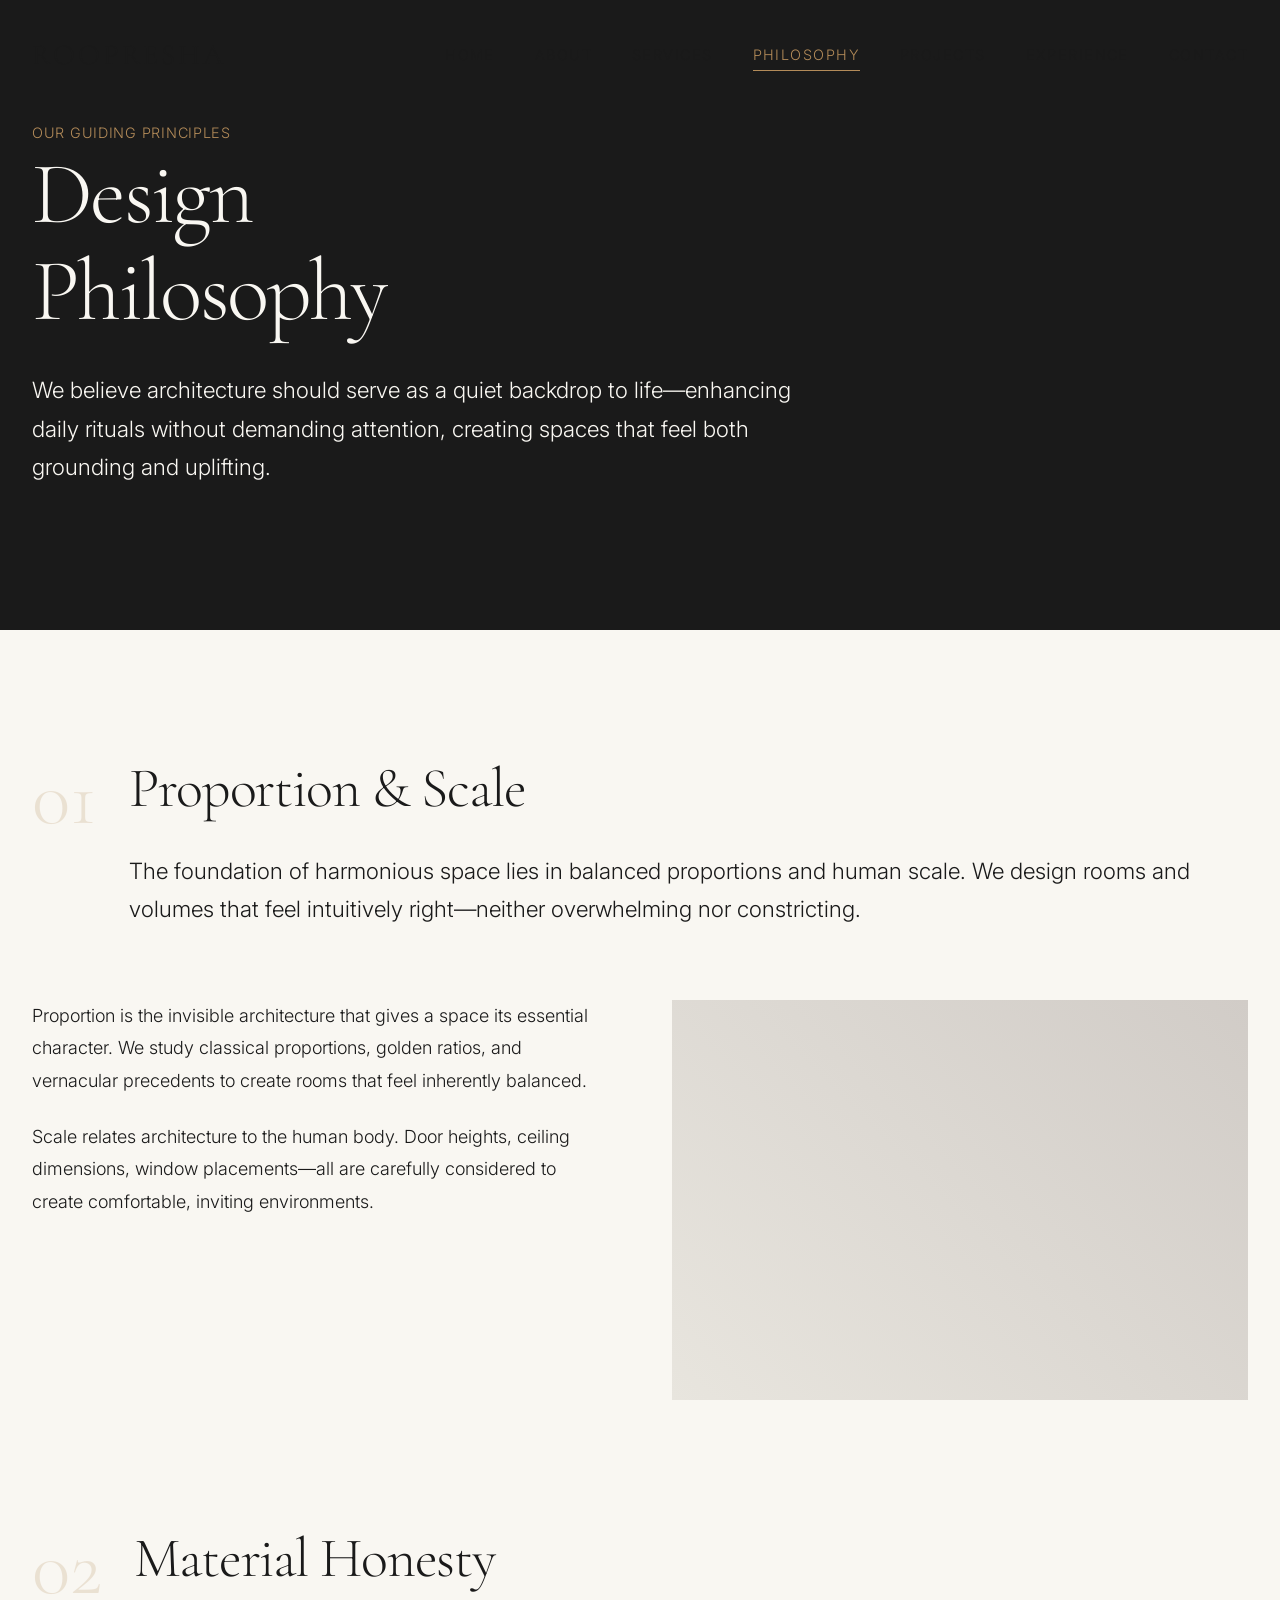
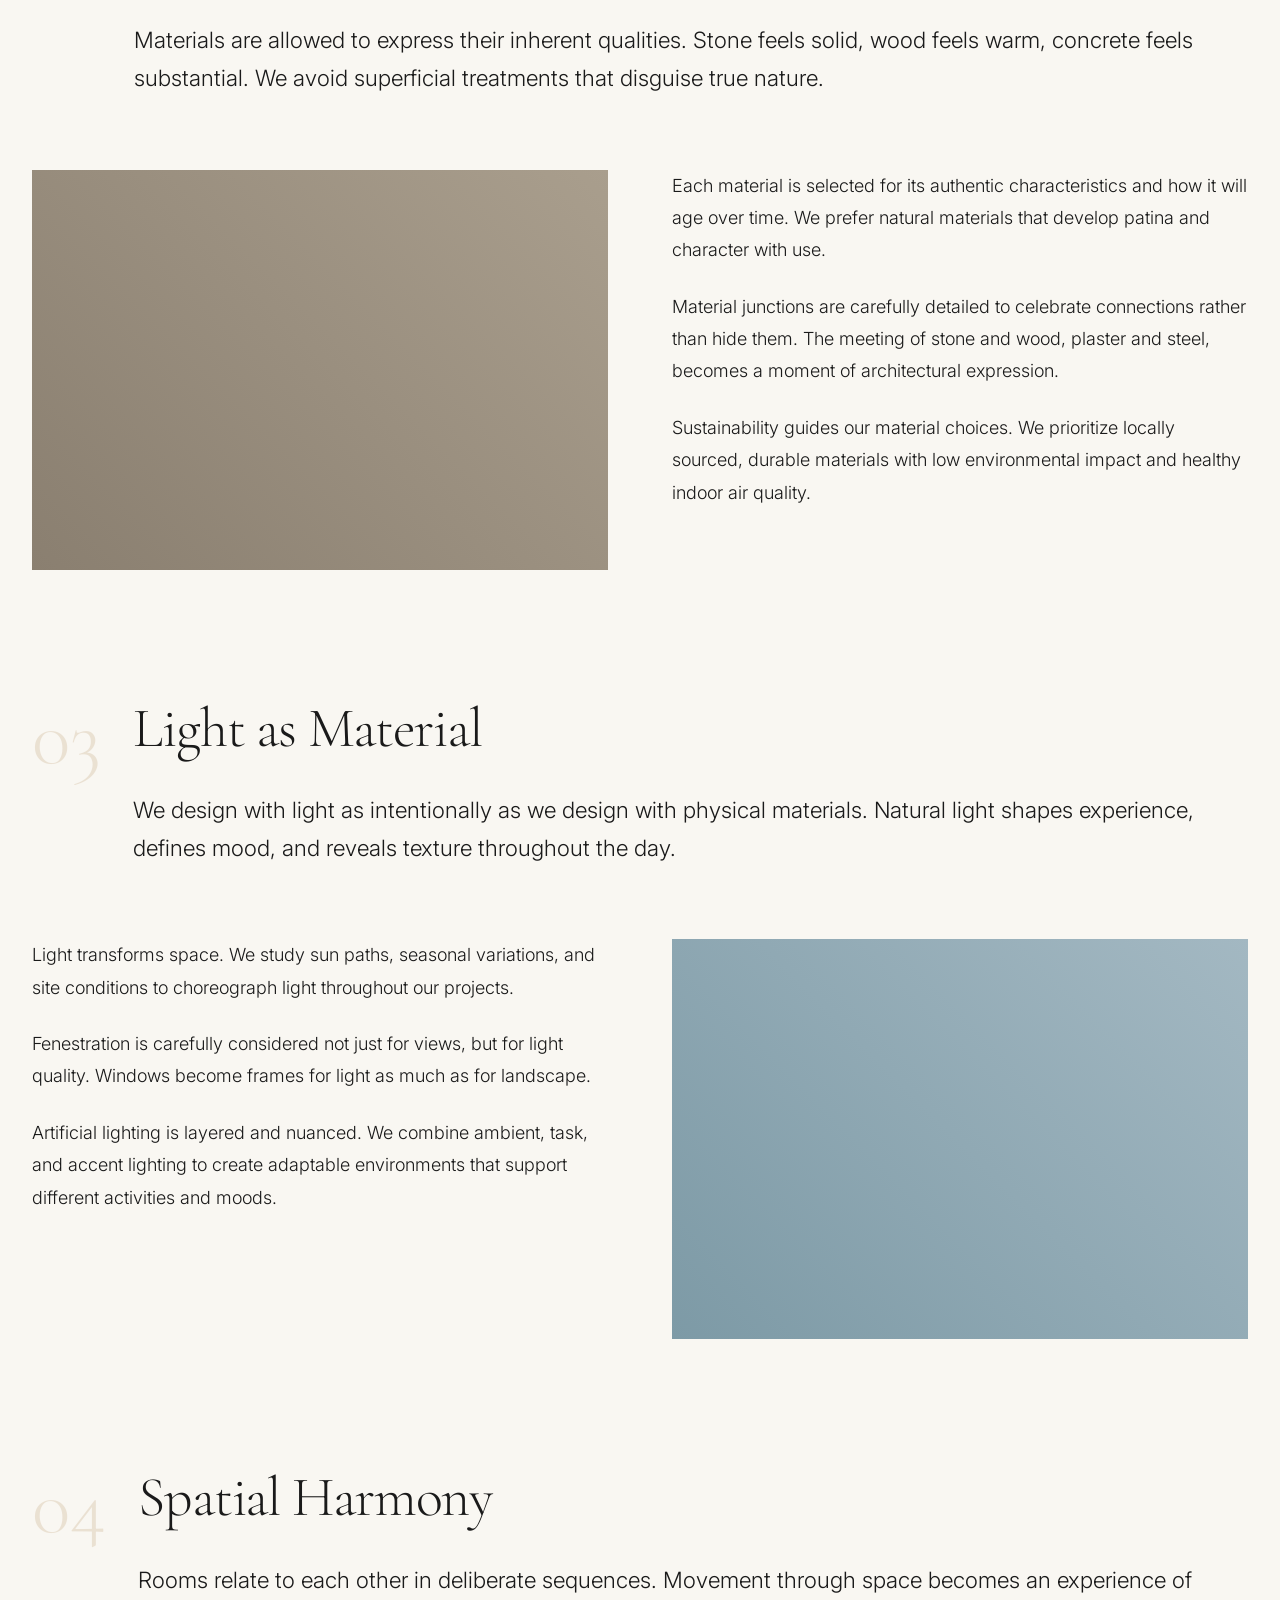
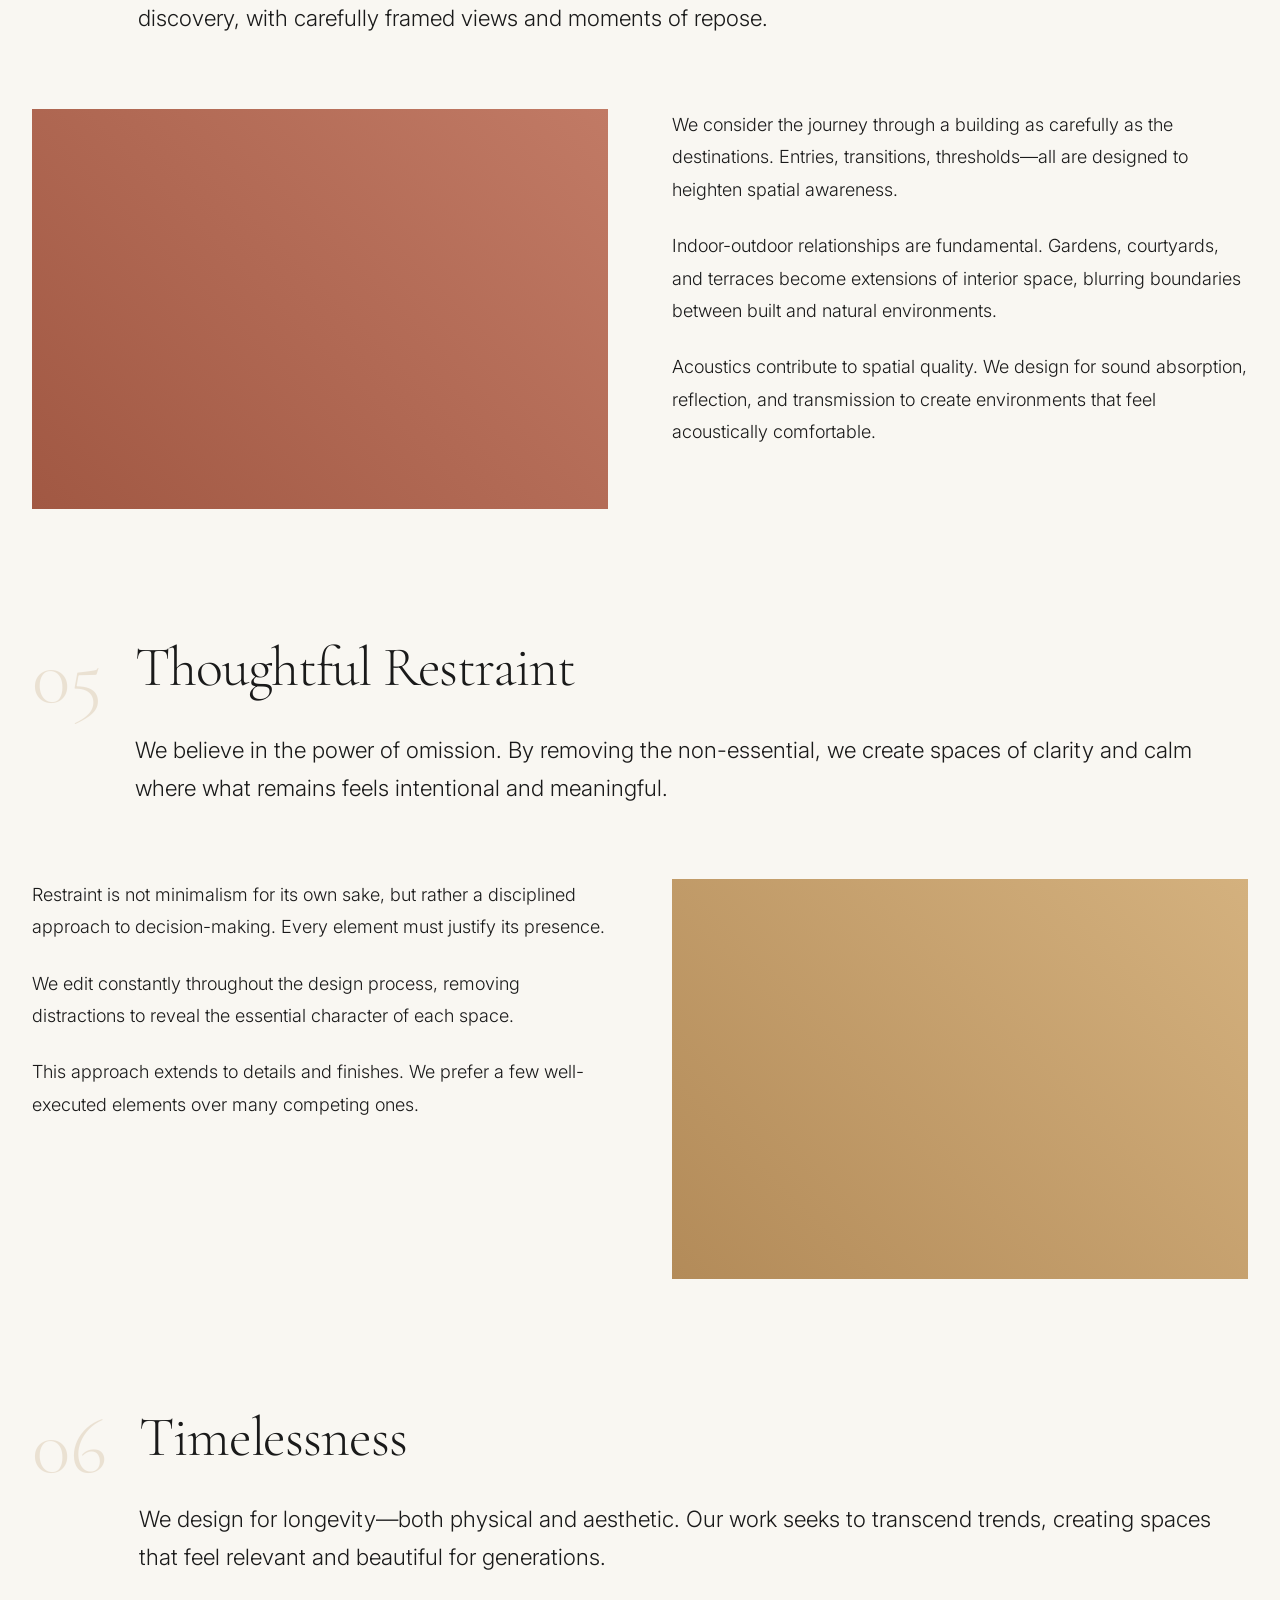
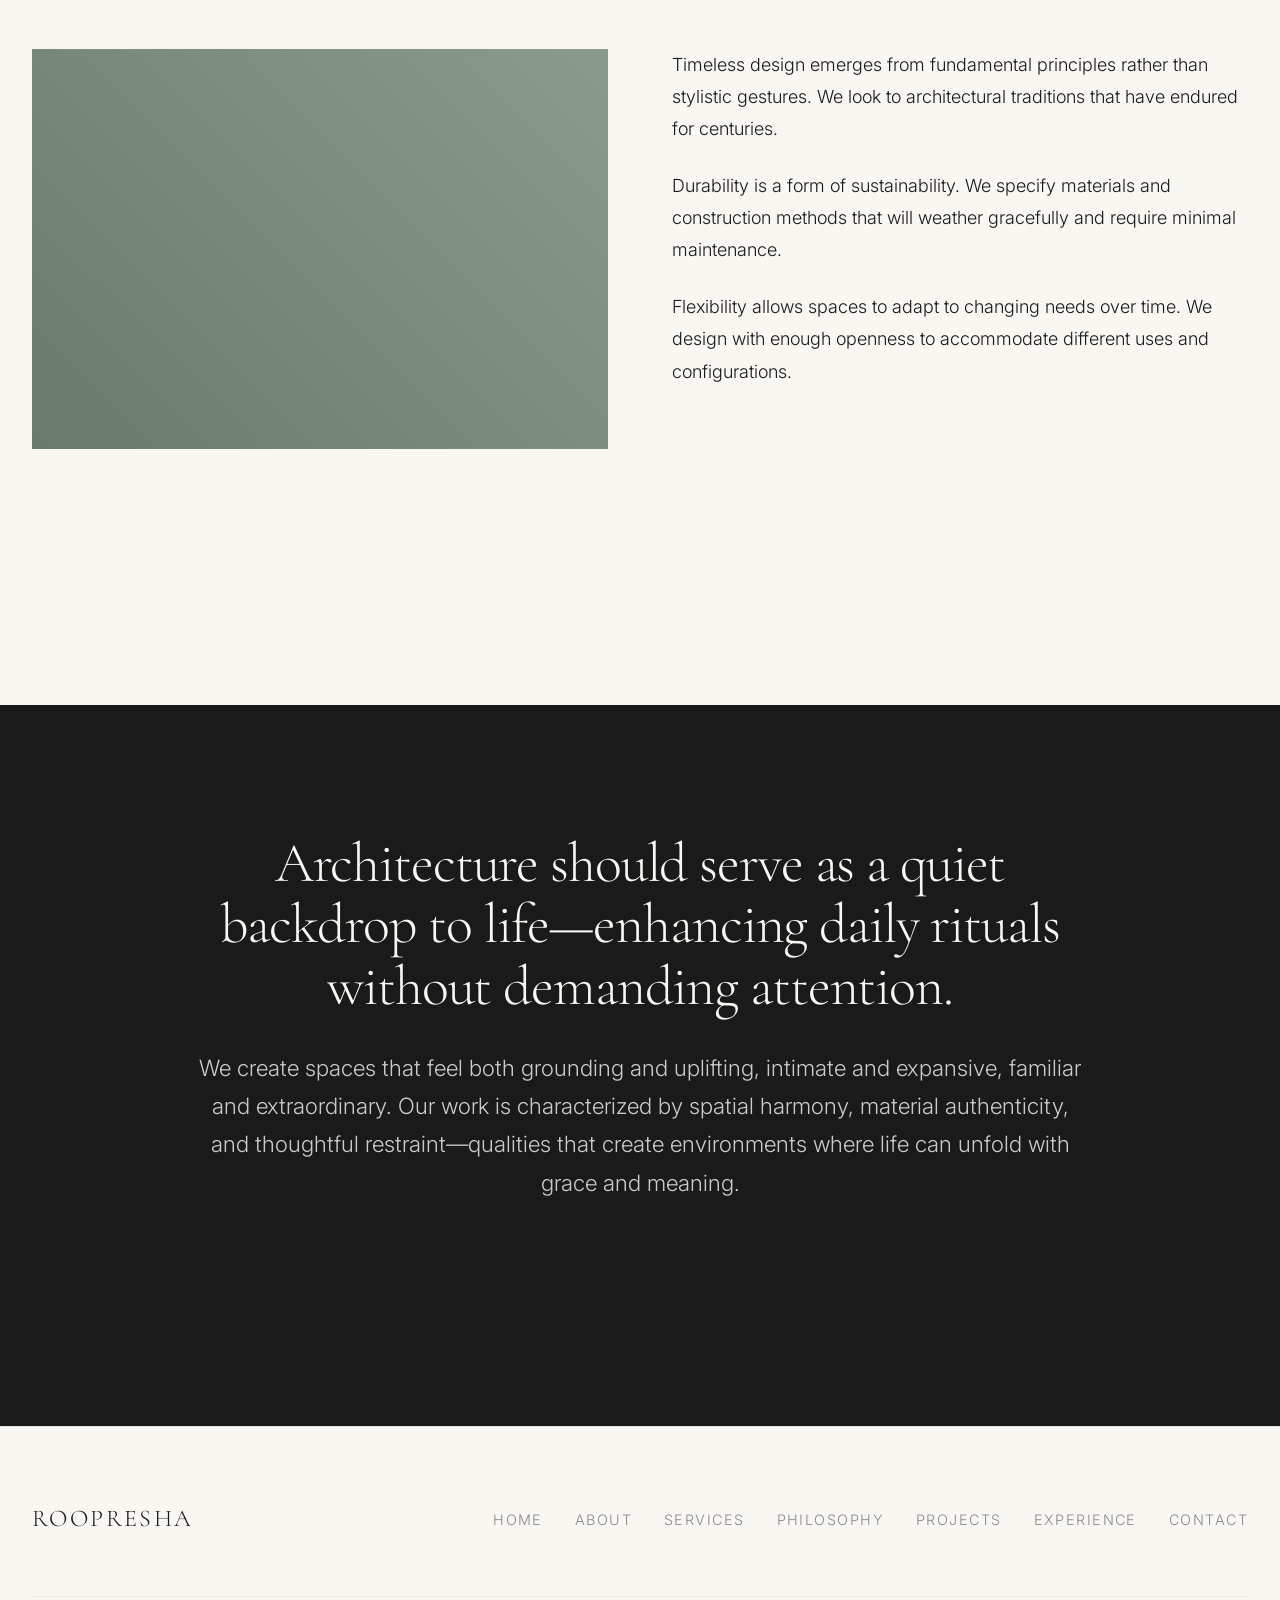
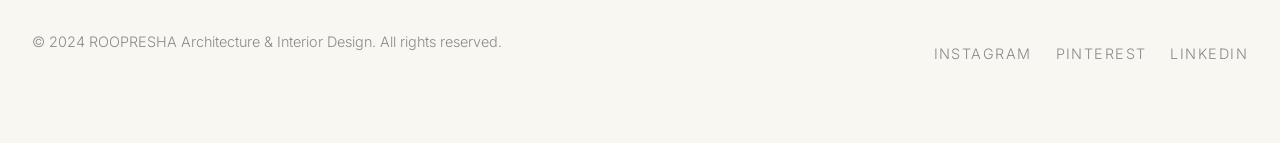
<file: philosophy.html>
<!DOCTYPE html>
<html lang="en">
<head>
    <meta charset="UTF-8">
    <meta name="viewport" content="width=device-width, initial-scale=1.0">
    <title>Design Philosophy | ROOPRESHA Luxury Architecture & Interior Design</title>
    <link rel="preconnect" href="https://fonts.googleapis.com">
    <link rel="preconnect" href="https://fonts.gstatic.com" crossorigin>
    <link href="https://fonts.googleapis.com/css2?family=Cormorant+Garamond:wght@300;400;500;600&family=Inter:wght@300;400;500&display=swap" rel="stylesheet">
    <link rel="stylesheet" href="style.css">
    <link rel="icon" type="image/svg+xml" href="assets/favicon.svg">
</head>
<body class="philosophy-page">
    <!-- Door Opening Animation (Hidden for non-home pages) -->
    <div class="door-container" style="display: none;"></div>
    
    <!-- Navigation -->
    <nav class="navbar">
        <div class="container nav-container">
            <a href="index.html" class="logo">ROOPRESHA</a>
            <button class="menu-toggle">
                <span></span>
                <span></span>
                <span></span>
            </button>
            <ul class="nav-menu">
                <li class="nav-item"><a href="index.html" class="nav-link">Home</a></li>
                <li class="nav-item"><a href="about.html" class="nav-link">About</a></li>
                <li class="nav-item"><a href="services.html" class="nav-link">Services</a></li>
                <li class="nav-item"><a href="philosophy.html" class="nav-link active">Philosophy</a></li>
                <li class="nav-item"><a href="projects.html" class="nav-link">Projects</a></li>
                <li class="nav-item"><a href="experience.html" class="nav-link">Experience</a></li>
                <li class="nav-item"><a href="contact.html" class="nav-link">Contact</a></li>
            </ul>
        </div>
    </nav>
    
    <!-- Hero Section -->
    <section class="philosophy-hero">
        <div class="container">
            <span class="small-text animate-on-scroll" style="color: var(--color-brass);">Our Guiding Principles</span>
            <h1 class="animate-on-scroll">Design<br>Philosophy</h1>
            <p class="large-text animate-on-scroll" data-delay="0.2" style="max-width: 800px; margin-top: 2rem;">We believe architecture should serve as a quiet backdrop to life—enhancing daily rituals without demanding attention, creating spaces that feel both grounding and uplifting.</p>
        </div>
    </section>
    
    <!-- Principles -->
    <section class="section">
        <div class="container">
            <!-- Principle 1 -->
            <div class="principle-section animate-on-scroll">
                <div class="principle-header">
                    <div class="principle-number">01</div>
                    <div class="principle-content">
                        <h2>Proportion & Scale</h2>
                        <p class="large-text">The foundation of harmonious space lies in balanced proportions and human scale. We design rooms and volumes that feel intuitively right—neither overwhelming nor constricting.</p>
                    </div>
                </div>
                <div class="principle-grid">
                    <div>
                        <p>Proportion is the invisible architecture that gives a space its essential character. We study classical proportions, golden ratios, and vernacular precedents to create rooms that feel inherently balanced.</p>
                        <p>Scale relates architecture to the human body. Door heights, ceiling dimensions, window placements—all are carefully considered to create comfortable, inviting environments.</p>
                    </div>
                    <div class="principle-image">
                        <!-- In production, replace with actual image -->
                        <div style="width: 100%; height: 100%; background: linear-gradient(45deg, var(--color-stone), var(--color-concrete));"></div>
                    </div>
                </div>
            </div>
            
            <!-- Principle 2 -->
            <div class="principle-section animate-on-scroll" data-delay="0.1">
                <div class="principle-header">
                    <div class="principle-number">02</div>
                    <div class="principle-content">
                        <h2>Material Honesty</h2>
                        <p class="large-text">Materials are allowed to express their inherent qualities. Stone feels solid, wood feels warm, concrete feels substantial. We avoid superficial treatments that disguise true nature.</p>
                    </div>
                </div>
                <div class="principle-grid">
                    <div class="principle-image">
                        <div style="width: 100%; height: 100%; background: linear-gradient(45deg, #8a7f70, #a99e8d);"></div>
                    </div>
                    <div>
                        <p>Each material is selected for its authentic characteristics and how it will age over time. We prefer natural materials that develop patina and character with use.</p>
                        <p>Material junctions are carefully detailed to celebrate connections rather than hide them. The meeting of stone and wood, plaster and steel, becomes a moment of architectural expression.</p>
                        <p>Sustainability guides our material choices. We prioritize locally sourced, durable materials with low environmental impact and healthy indoor air quality.</p>
                    </div>
                </div>
            </div>
            
            <!-- Principle 3 -->
            <div class="principle-section animate-on-scroll" data-delay="0.2">
                <div class="principle-header">
                    <div class="principle-number">03</div>
                    <div class="principle-content">
                        <h2>Light as Material</h2>
                        <p class="large-text">We design with light as intentionally as we design with physical materials. Natural light shapes experience, defines mood, and reveals texture throughout the day.</p>
                    </div>
                </div>
                <div class="principle-grid">
                    <div>
                        <p>Light transforms space. We study sun paths, seasonal variations, and site conditions to choreograph light throughout our projects.</p>
                        <p>Fenestration is carefully considered not just for views, but for light quality. Windows become frames for light as much as for landscape.</p>
                        <p>Artificial lighting is layered and nuanced. We combine ambient, task, and accent lighting to create adaptable environments that support different activities and moods.</p>
                    </div>
                    <div class="principle-image">
                        <div style="width: 100%; height: 100%; background: linear-gradient(45deg, #7d9aa6, #a3b8c2);"></div>
                    </div>
                </div>
            </div>
            
            <!-- Principle 4 -->
            <div class="principle-section animate-on-scroll" data-delay="0.3">
                <div class="principle-header">
                    <div class="principle-number">04</div>
                    <div class="principle-content">
                        <h2>Spatial Harmony</h2>
                        <p class="large-text">Rooms relate to each other in deliberate sequences. Movement through space becomes an experience of discovery, with carefully framed views and moments of repose.</p>
                    </div>
                </div>
                <div class="principle-grid">
                    <div class="principle-image">
                        <div style="width: 100%; height: 100%; background: linear-gradient(45deg, #a15843, #c17a65);"></div>
                    </div>
                    <div>
                        <p>We consider the journey through a building as carefully as the destinations. Entries, transitions, thresholds—all are designed to heighten spatial awareness.</p>
                        <p>Indoor-outdoor relationships are fundamental. Gardens, courtyards, and terraces become extensions of interior space, blurring boundaries between built and natural environments.</p>
                        <p>Acoustics contribute to spatial quality. We design for sound absorption, reflection, and transmission to create environments that feel acoustically comfortable.</p>
                    </div>
                </div>
            </div>
            
            <!-- Principle 5 -->
            <div class="principle-section animate-on-scroll" data-delay="0.4">
                <div class="principle-header">
                    <div class="principle-number">05</div>
                    <div class="principle-content">
                        <h2>Thoughtful Restraint</h2>
                        <p class="large-text">We believe in the power of omission. By removing the non-essential, we create spaces of clarity and calm where what remains feels intentional and meaningful.</p>
                    </div>
                </div>
                <div class="principle-grid">
                    <div>
                        <p>Restraint is not minimalism for its own sake, but rather a disciplined approach to decision-making. Every element must justify its presence.</p>
                        <p>We edit constantly throughout the design process, removing distractions to reveal the essential character of each space.</p>
                        <p>This approach extends to details and finishes. We prefer a few well-executed elements over many competing ones.</p>
                    </div>
                    <div class="principle-image">
                        <div style="width: 100%; height: 100%; background: linear-gradient(45deg, #b38b59, #d4b17e);"></div>
                    </div>
                </div>
            </div>
            
            <!-- Principle 6 -->
            <div class="principle-section animate-on-scroll" data-delay="0.5">
                <div class="principle-header">
                    <div class="principle-number">06</div>
                    <div class="principle-content">
                        <h2>Timelessness</h2>
                        <p class="large-text">We design for longevity—both physical and aesthetic. Our work seeks to transcend trends, creating spaces that feel relevant and beautiful for generations.</p>
                    </div>
                </div>
                <div class="principle-grid">
                    <div class="principle-image">
                        <div style="width: 100%; height: 100%; background: linear-gradient(45deg, #6a7b6e, #8a9b8e);"></div>
                    </div>
                    <div>
                        <p>Timeless design emerges from fundamental principles rather than stylistic gestures. We look to architectural traditions that have endured for centuries.</p>
                        <p>Durability is a form of sustainability. We specify materials and construction methods that will weather gracefully and require minimal maintenance.</p>
                        <p>Flexibility allows spaces to adapt to changing needs over time. We design with enough openness to accommodate different uses and configurations.</p>
                    </div>
                </div>
            </div>
        </div>
    </section>
    
    <!-- Manifesto -->
    <section class="section" style="background-color: var(--color-charcoal); color: var(--color-ivory);">
        <div class="container">
            <div class="about-intro animate-on-scroll" style="text-align: center;">
                <h2 class="serif" style="color: var(--color-ivory);">Architecture should serve as a quiet backdrop to life—enhancing daily rituals without demanding attention.</h2>
                <p class="large-text" style="margin-top: 2rem; opacity: 0.8;">We create spaces that feel both grounding and uplifting, intimate and expansive, familiar and extraordinary. Our work is characterized by spatial harmony, material authenticity, and thoughtful restraint—qualities that create environments where life can unfold with grace and meaning.</p>
            </div>
        </div>
    </section>
    
    <!-- Footer -->
    <footer class="footer">
        <div class="container">
            <div class="footer-content">
                <a href="index.html" class="footer-logo">ROOPRESHA</a>
                <ul class="footer-nav">
                    <li><a href="index.html">Home</a></li>
                    <li><a href="about.html">About</a></li>
                    <li><a href="services.html">Services</a></li>
                    <li><a href="philosophy.html">Philosophy</a></li>
                    <li><a href="projects.html">Projects</a></li>
                    <li><a href="experience.html">Experience</a></li>
                    <li><a href="contact.html">Contact</a></li>
                </ul>
            </div>
            <div class="footer-bottom">
                <p class="copyright">© 2024 ROOPRESHA Architecture & Interior Design. All rights reserved.</p>
                <ul class="social-links">
                    <li><a href="#">Instagram</a></li>
                    <li><a href="#">Pinterest</a></li>
                    <li><a href="#">LinkedIn</a></li>
                </ul>
            </div>
        </div>
    </footer>
    
    <script src="main.js"></script>
</body>
</html>
</file>
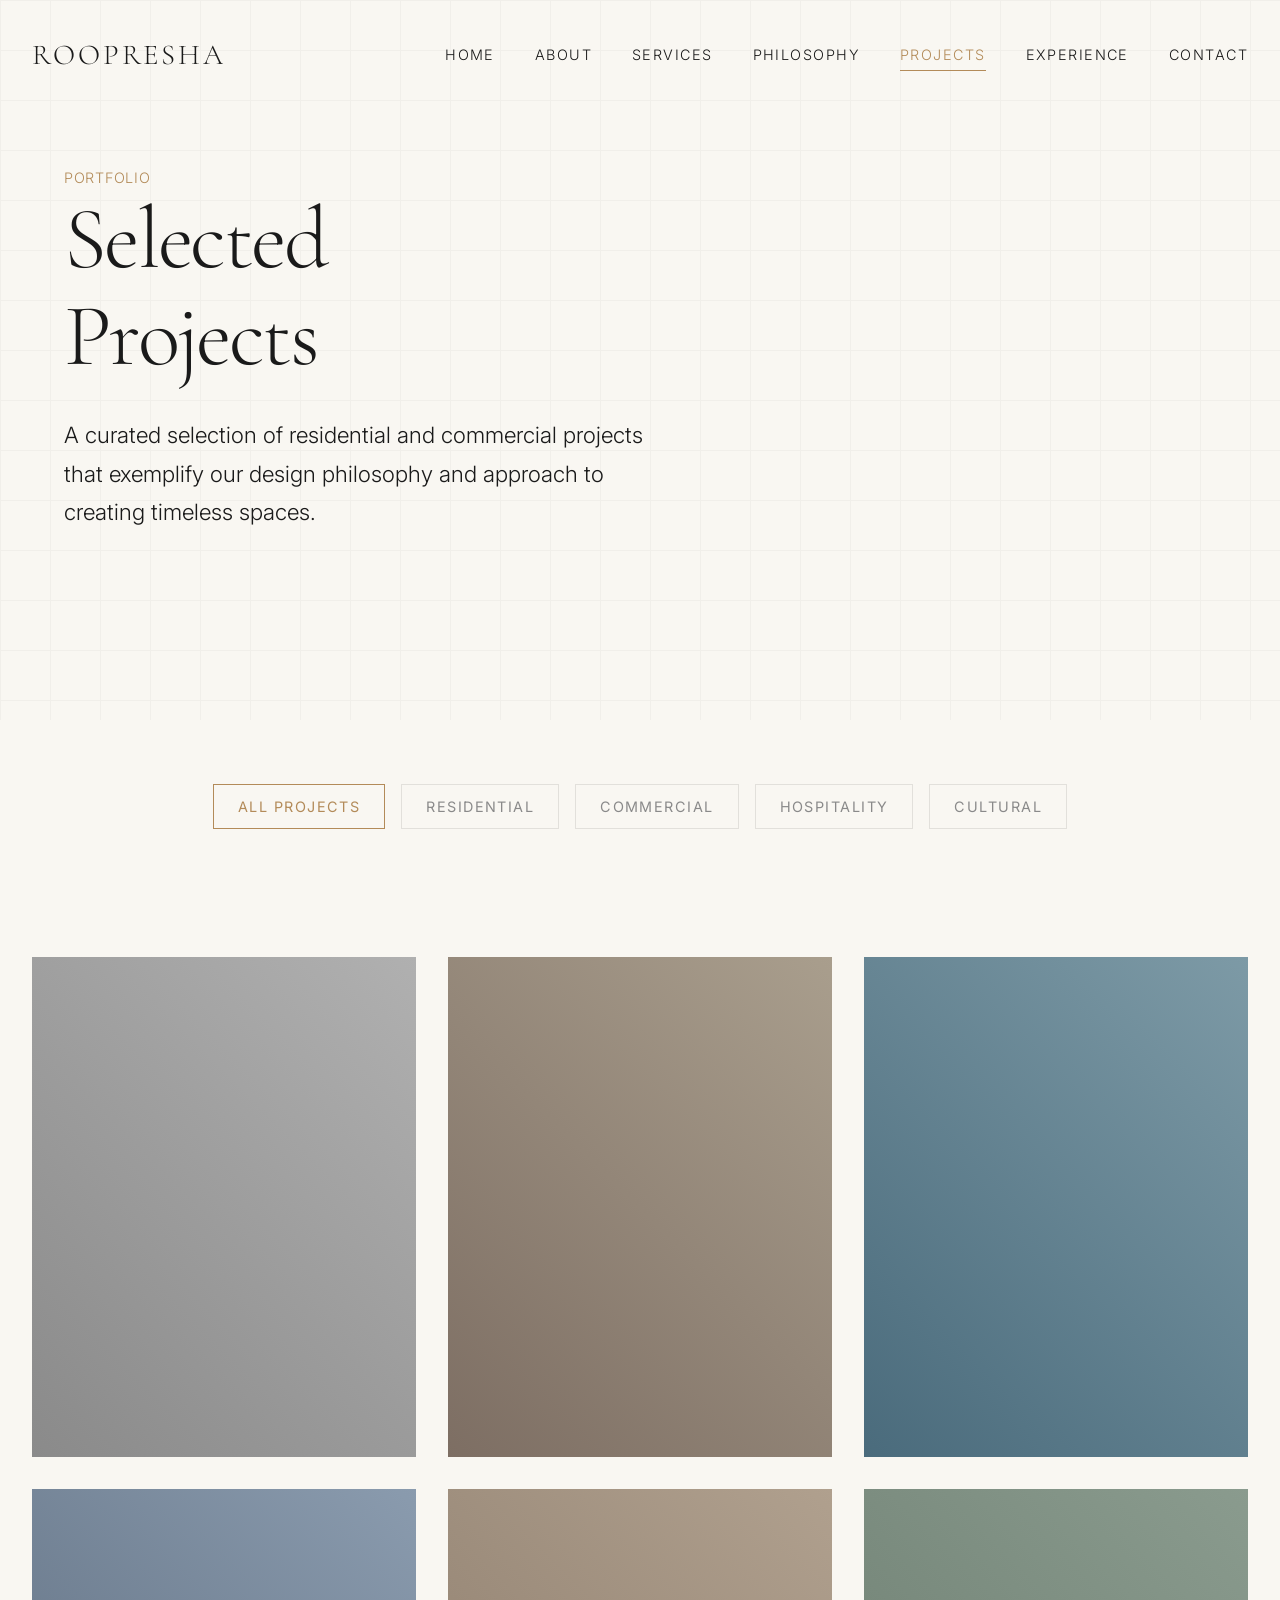
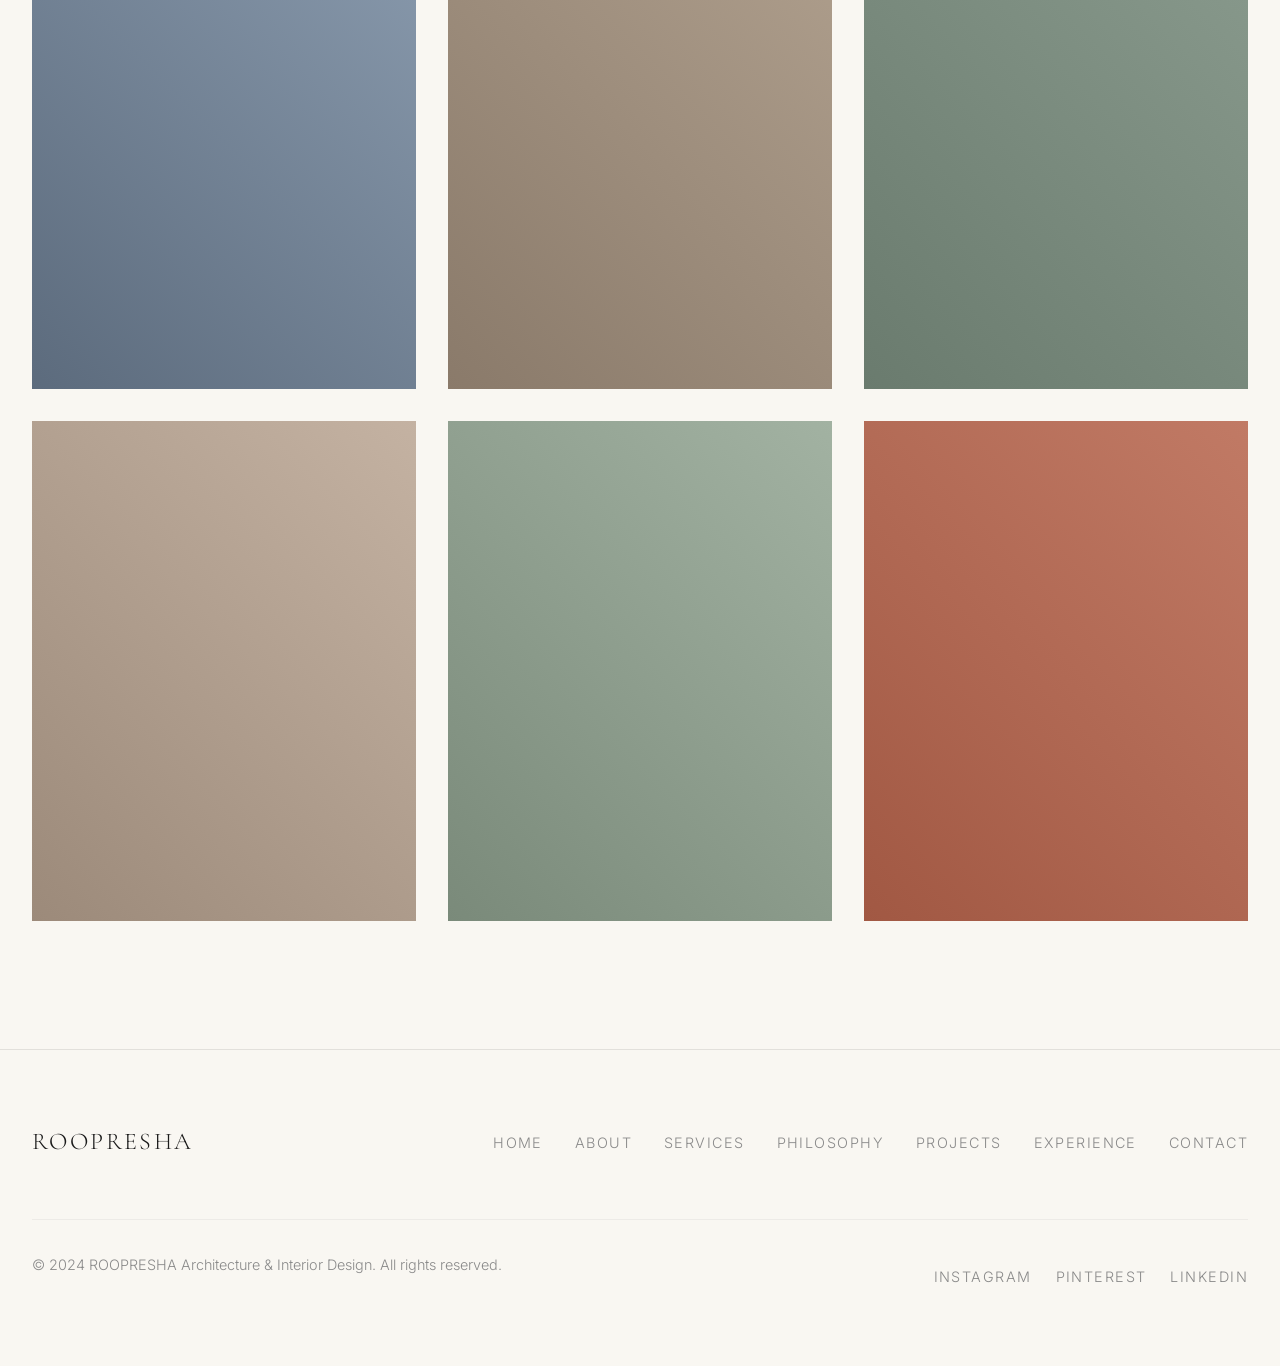
<file: projects.html>
<!DOCTYPE html>
<html lang="en">
<head>
    <meta charset="UTF-8">
    <meta name="viewport" content="width=device-width, initial-scale=1.0">
    <title>Projects | ROOPRESHA Luxury Architecture & Interior Design</title>
    <link rel="preconnect" href="https://fonts.googleapis.com">
    <link rel="preconnect" href="https://fonts.gstatic.com" crossorigin>
    <link href="https://fonts.googleapis.com/css2?family=Cormorant+Garamond:wght@300;400;500;600&family=Inter:wght@300;400;500&display=swap" rel="stylesheet">
    <link rel="stylesheet" href="style.css">
    <link rel="icon" type="image/svg+xml" href="assets/favicon.svg">
</head>
<body class="projects-page">
    <!-- Door Opening Animation (Hidden for non-home pages) -->
    <div class="door-container" style="display: none;"></div>
    
    <!-- Navigation -->
    <nav class="navbar">
        <div class="container nav-container">
            <a href="index.html" class="logo">ROOPRESHA</a>
            <button class="menu-toggle">
                <span></span>
                <span></span>
                <span></span>
            </button>
            <ul class="nav-menu">
                <li class="nav-item"><a href="index.html" class="nav-link">Home</a></li>
                <li class="nav-item"><a href="about.html" class="nav-link">About</a></li>
                <li class="nav-item"><a href="services.html" class="nav-link">Services</a></li>
                <li class="nav-item"><a href="philosophy.html" class="nav-link">Philosophy</a></li>
                <li class="nav-item"><a href="projects.html" class="nav-link active">Projects</a></li>
                <li class="nav-item"><a href="experience.html" class="nav-link">Experience</a></li>
                <li class="nav-item"><a href="contact.html" class="nav-link">Contact</a></li>
            </ul>
        </div>
    </nav>
    
    <!-- Hero Section -->
    <section class="hero" style="height: 80vh;">
        <div class="arch-grid"></div>
        <div class="container">
            <div class="hero-content" style="text-align: left; align-items: flex-start;">
                <span class="small-text animate-on-scroll" style="color: var(--color-brass);">Portfolio</span>
                <h1 class="animate-on-scroll">Selected<br>Projects</h1>
                <p class="large-text animate-on-scroll" data-delay="0.2" style="max-width: 600px; margin-top: 2rem;">A curated selection of residential and commercial projects that exemplify our design philosophy and approach to creating timeless spaces.</p>
            </div>
        </div>
    </section>
    
    <!-- Projects Filter -->
    <section class="section section-sm">
        <div class="container">
            <div class="projects-filter animate-on-scroll">
                <button class="filter-btn active" data-filter="all">All Projects</button>
                <button class="filter-btn" data-filter="residential">Residential</button>
                <button class="filter-btn" data-filter="commercial">Commercial</button>
                <button class="filter-btn" data-filter="hospitality">Hospitality</button>
                <button class="filter-btn" data-filter="cultural">Cultural</button>
            </div>
        </div>
    </section>
    
    <!-- Projects Grid -->
    <section class="section" style="padding-top: 0;">
        <div class="container">
            <div class="projects-grid">
                <!-- Project 1 -->
                <div class="project-card animate-on-scroll" data-project="1" data-category="residential" data-delay="0.1">
                    <div class="project-image">
                        <div style="width: 100%; height: 100%; background: linear-gradient(45deg, #8a8a8a, #b0b0b0);"></div>
                    </div>
                    <div class="project-overlay">
                        <span class="project-category">Residential</span>
                        <h3>Villa Serenity</h3>
                        <p>A hillside retreat embracing panoramic views</p>
                    </div>
                </div>
                
                <!-- Project 2 -->
                <div class="project-card animate-on-scroll" data-project="2" data-category="residential" data-delay="0.2">
                    <div class="project-image">
                        <div style="width: 100%; height: 100%; background: linear-gradient(45deg, #7d6e63, #a99e8d);"></div>
                    </div>
                    <div class="project-overlay">
                        <span class="project-category">Residential</span>
                        <h3>Urban Loft Residence</h3>
                        <p>Industrial elegance in a converted warehouse</p>
                    </div>
                </div>
                
                <!-- Project 3 -->
                <div class="project-card animate-on-scroll" data-project="3" data-category="hospitality" data-delay="0.3">
                    <div class="project-image">
                        <div style="width: 100%; height: 100%; background: linear-gradient(45deg, #4a6b7c, #7d9aa6);"></div>
                    </div>
                    <div class="project-overlay">
                        <span class="project-category">Hospitality</span>
                        <h3>Coral Boutique Hotel</h3>
                        <p>Coastal luxury with sustainable principles</p>
                    </div>
                </div>
                
                <!-- Project 4 -->
                <div class="project-card animate-on-scroll" data-project="4" data-category="commercial" data-delay="0.4">
                    <div class="project-image">
                        <div style="width: 100%; height: 100%; background: linear-gradient(45deg, #5c6b7d, #8a9bae);"></div>
                    </div>
                    <div class="project-overlay">
                        <span class="project-category">Commercial</span>
                        <h3>Corporate Headquarters</h3>
                        <p>Minimalist workspace promoting collaboration</p>
                    </div>
                </div>
                
                <!-- Project 5 -->
                <div class="project-card animate-on-scroll" data-project="5" data-category="residential" data-delay="0.5">
                    <div class="project-image">
                        <div style="width: 100%; height: 100%; background: linear-gradient(45deg, #8a7a6a, #b0a08e);"></div>
                    </div>
                    <div class="project-overlay">
                        <span class="project-category">Residential</span>
                        <h3>Courtyard House</h3>
                        <p>Traditional Indian elements in contemporary form</p>
                    </div>
                </div>
                
                <!-- Project 6 -->
                <div class="project-card animate-on-scroll" data-project="6" data-category="cultural" data-delay="0.6">
                    <div class="project-image">
                        <div style="width: 100%; height: 100%; background: linear-gradient(45deg, #6a7b6e, #8a9b8e);"></div>
                    </div>
                    <div class="project-overlay">
                        <span class="project-category">Cultural</span>
                        <h3>Art Gallery Extension</h3>
                        <p>Light-filled spaces for contemporary art</p>
                    </div>
                </div>
                
                <!-- Project 7 -->
                <div class="project-card animate-on-scroll" data-project="7" data-category="residential" data-delay="0.7">
                    <div class="project-image">
                        <div style="width: 100%; height: 100%; background: linear-gradient(45deg, #9c8a7a, #c4b2a2);"></div>
                    </div>
                    <div class="project-overlay">
                        <span class="project-category">Residential</span>
                        <h3>Weekend Farmhouse</h3>
                        <p>Rural retreat with modern vernacular architecture</p>
                    </div>
                </div>
                
                <!-- Project 8 -->
                <div class="project-card animate-on-scroll" data-project="8" data-category="commercial" data-delay="0.8">
                    <div class="project-image">
                        <div style="width: 100%; height: 100%; background: linear-gradient(45deg, #7a8a7a, #a2b2a2);"></div>
                    </div>
                    <div class="project-overlay">
                        <span class="project-category">Commercial</span>
                        <h3>Retail Flagship Store</h3>
                        <p>Sculptural interior for luxury fashion brand</p>
                    </div>
                </div>
                
                <!-- Project 9 -->
                <div class="project-card animate-on-scroll" data-project="9" data-category="hospitality" data-delay="0.9">
                    <div class="project-image">
                        <div style="width: 100%; height: 100%; background: linear-gradient(45deg, #a15843, #c17a65);"></div>
                    </div>
                    <div class="project-overlay">
                        <span class="project-category">Hospitality</span>
                        <h3>Restaurant Renovation</h3>
                        <p>Historic building transformed for fine dining</p>
                    </div>
                </div>
            </div>
        </div>
    </section>
    
    <!-- Project Modal -->
    <div class="project-modal">
        <div class="modal-content">
            <!-- Dynamic content loaded via JavaScript -->
        </div>
    </div>
    
    <!-- Footer -->
    <footer class="footer">
        <div class="container">
            <div class="footer-content">
                <a href="index.html" class="footer-logo">ROOPRESHA</a>
                <ul class="footer-nav">
                    <li><a href="index.html">Home</a></li>
                    <li><a href="about.html">About</a></li>
                    <li><a href="services.html">Services</a></li>
                    <li><a href="philosophy.html">Philosophy</a></li>
                    <li><a href="projects.html">Projects</a></li>
                    <li><a href="experience.html">Experience</a></li>
                    <li><a href="contact.html">Contact</a></li>
                </ul>
            </div>
            <div class="footer-bottom">
                <p class="copyright">© 2024 ROOPRESHA Architecture & Interior Design. All rights reserved.</p>
                <ul class="social-links">
                    <li><a href="#">Instagram</a></li>
                    <li><a href="#">Pinterest</a></li>
                    <li><a href="#">LinkedIn</a></li>
                </ul>
            </div>
        </div>
    </footer>
    
    <script src="main.js"></script>
    <script>
        // Project filtering functionality
        document.addEventListener('DOMContentLoaded', function() {
            const filterButtons = document.querySelectorAll('.filter-btn');
            const projectCards = document.querySelectorAll('.project-card');
            
            filterButtons.forEach(button => {
                button.addEventListener('click', function() {
                    // Update active button
                    filterButtons.forEach(btn => btn.classList.remove('active'));
                    this.classList.add('active');
                    
                    const filterValue = this.getAttribute('data-filter');
                    
                    // Filter projects
                    projectCards.forEach(card => {
                        if (filterValue === 'all' || card.getAttribute('data-category') === filterValue) {
                            card.style.display = 'block';
                            setTimeout(() => {
                                card.style.opacity = '1';
                                card.style.transform = 'translateY(0)';
                            }, 10);
                        } else {
                            card.style.opacity = '0';
                            card.style.transform = 'translateY(20px)';
                            setTimeout(() => {
                                card.style.display = 'none';
                            }, 300);
                        }
                    });
                });
            });
        });
    </script>
</body>
</html>
</file>
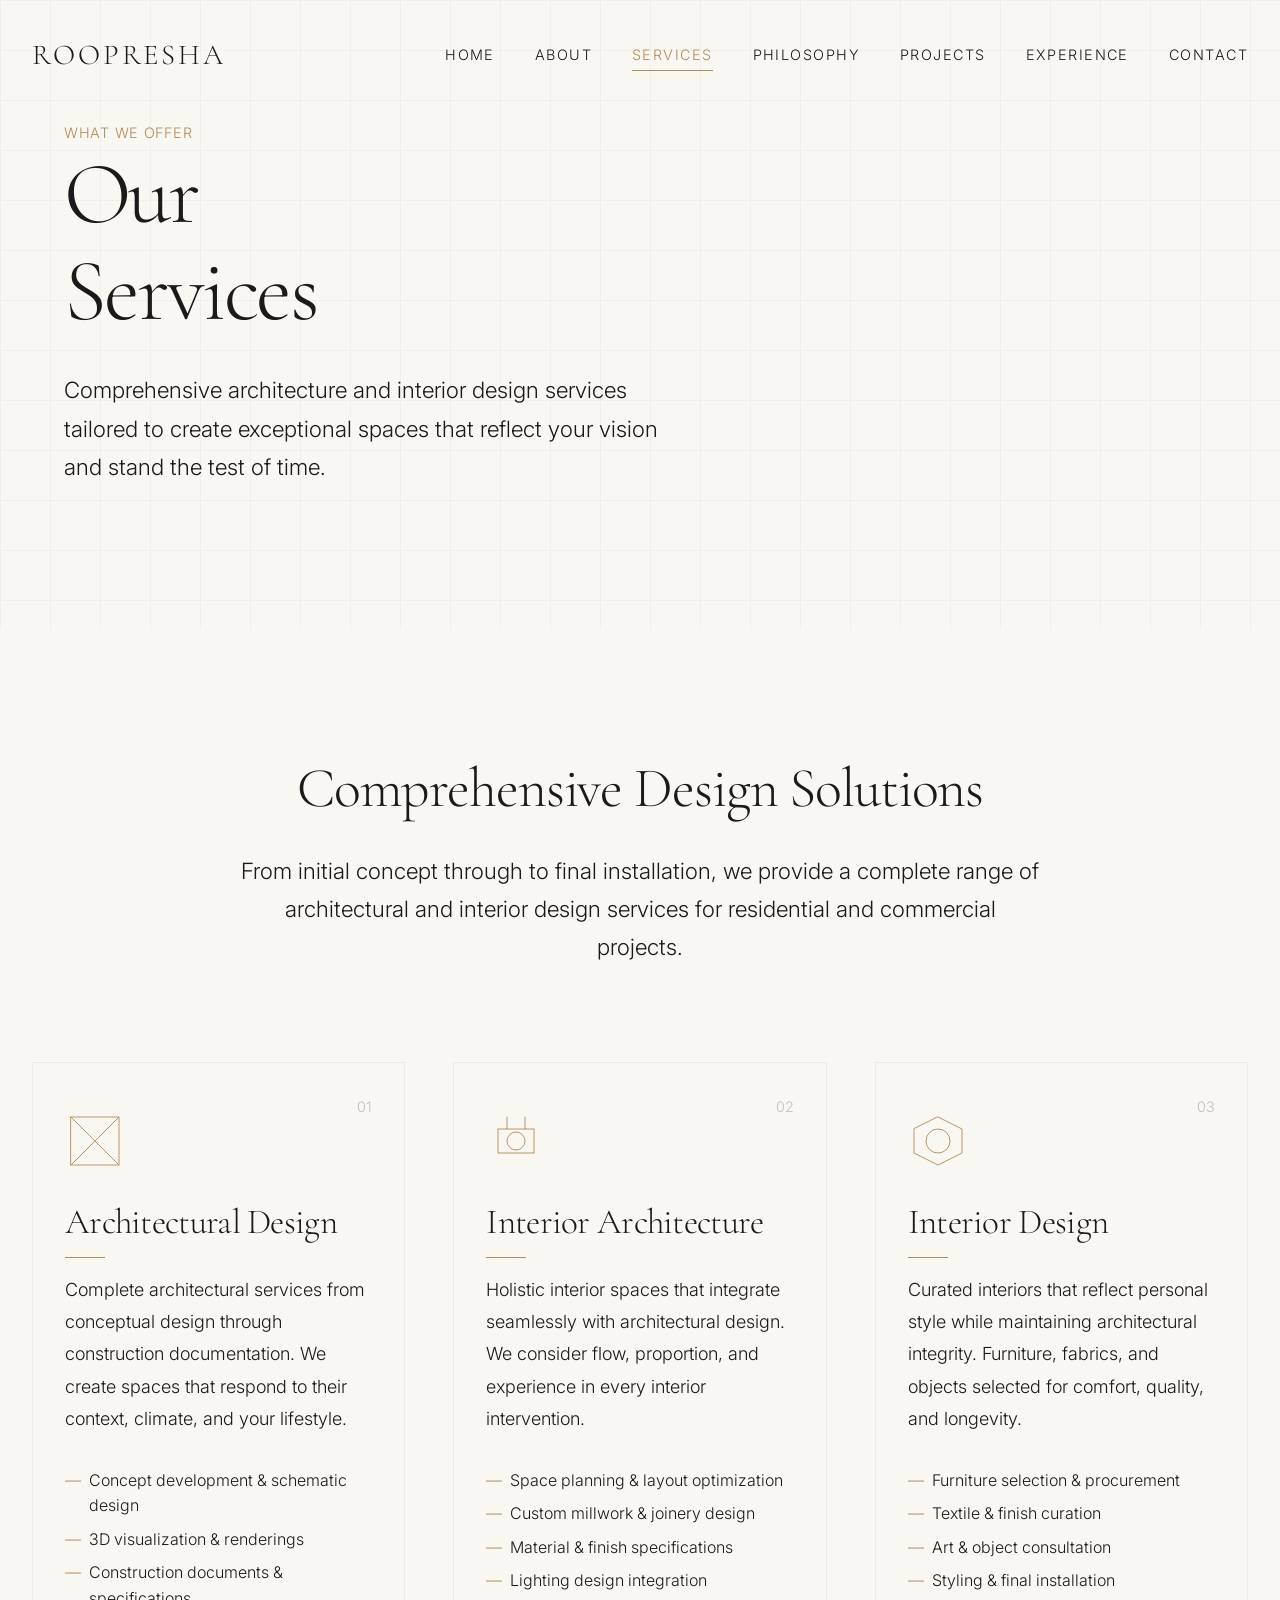
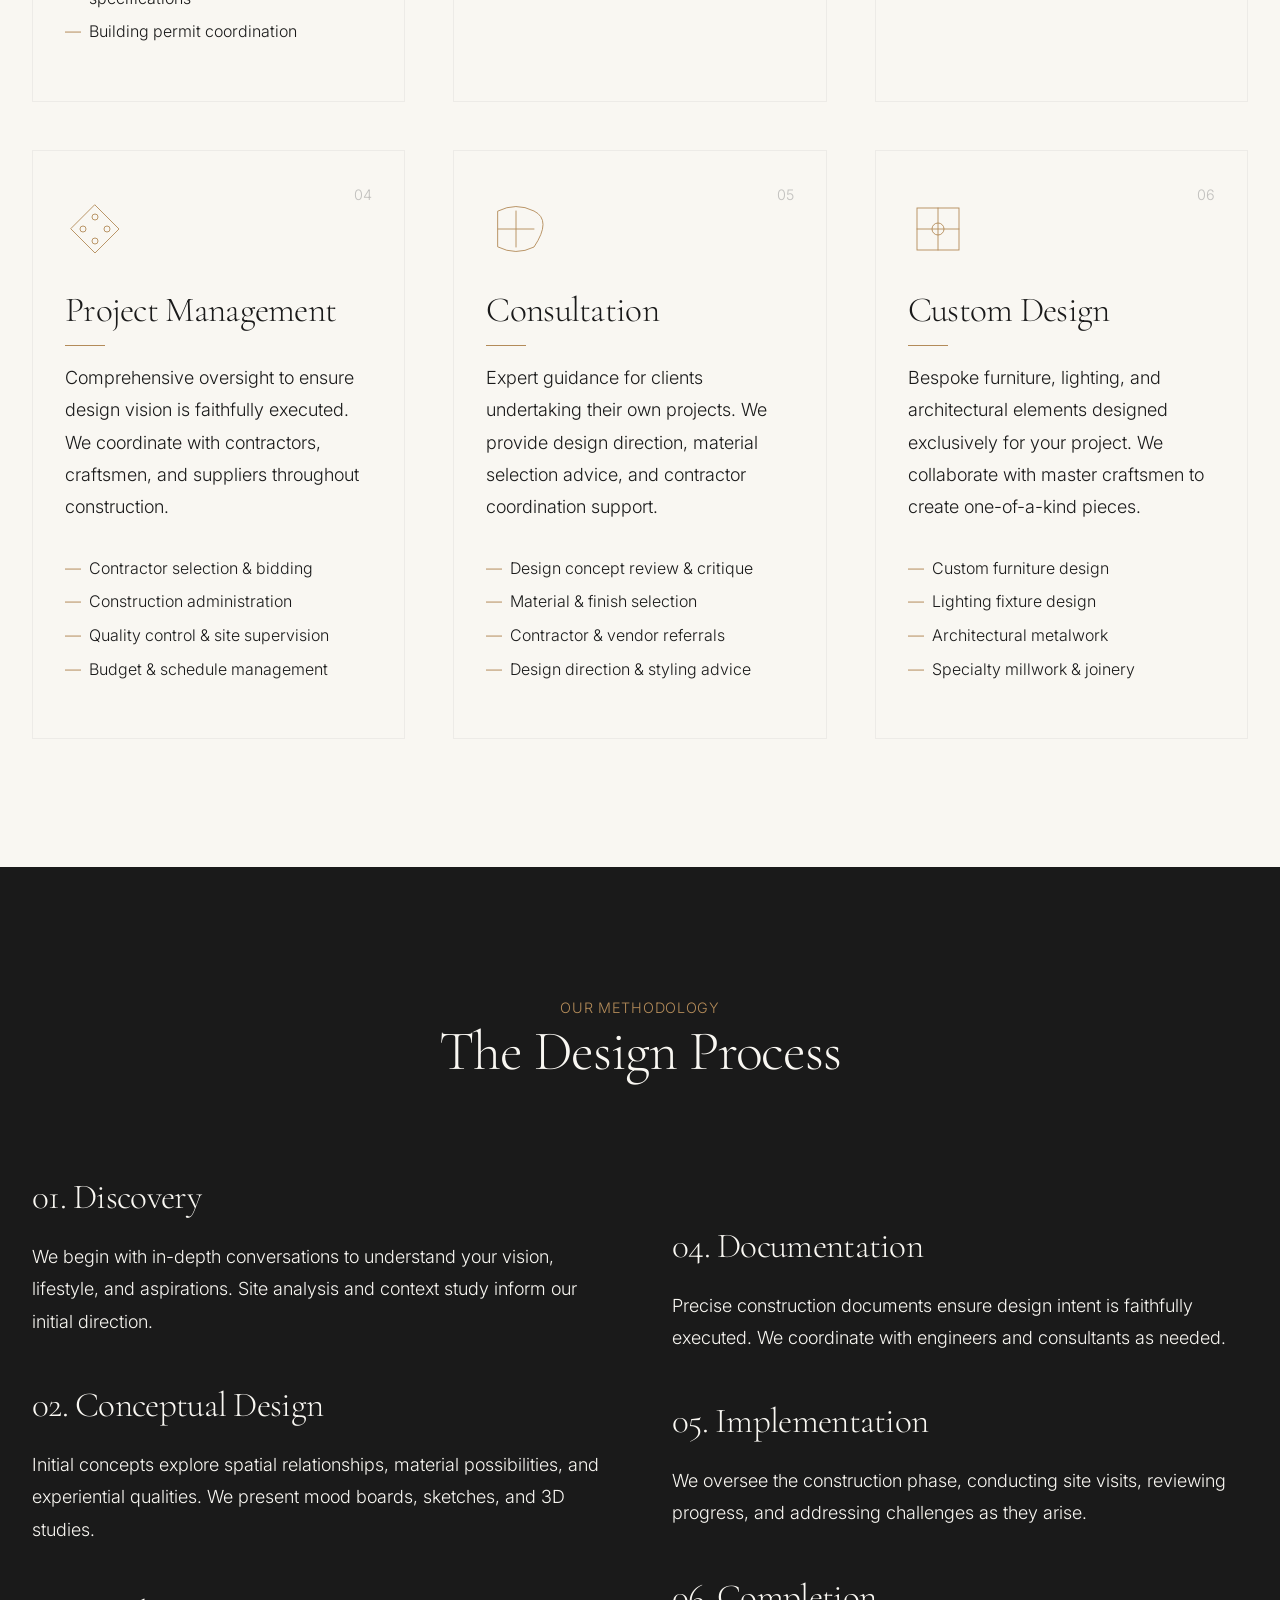
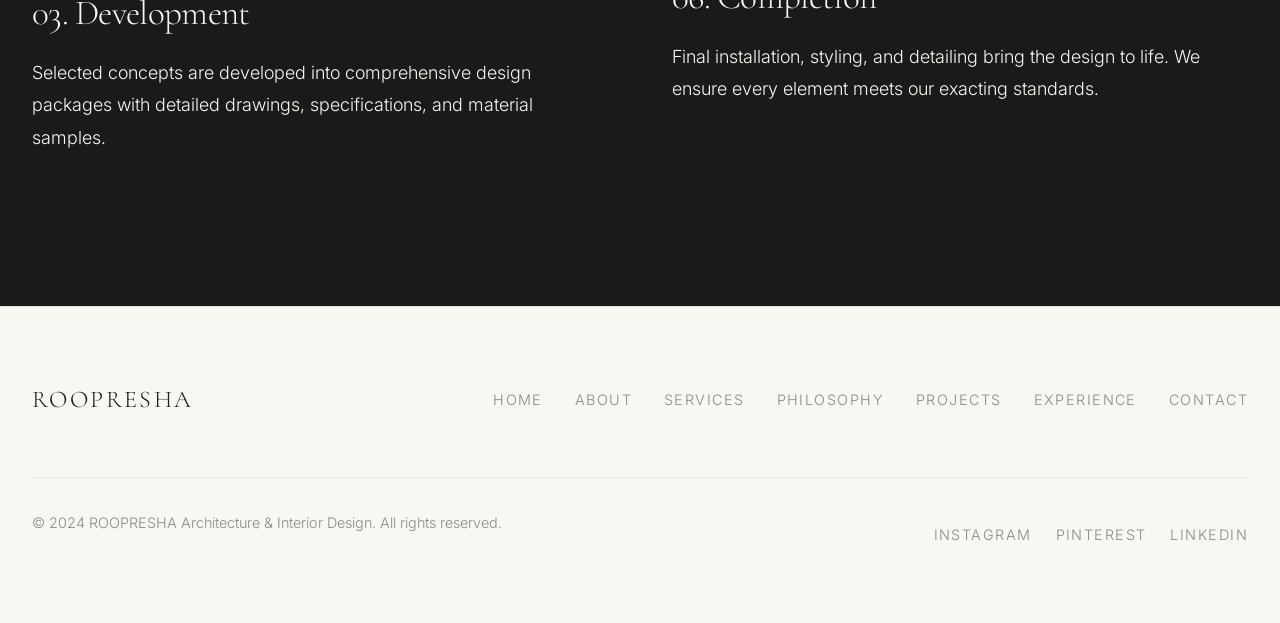
<file: services.html>
<!DOCTYPE html>
<html lang="en">
<head>
    <meta charset="UTF-8">
    <meta name="viewport" content="width=device-width, initial-scale=1.0">
    <title>Services | ROOPRESHA Luxury Architecture & Interior Design</title>
    <link rel="preconnect" href="https://fonts.googleapis.com">
    <link rel="preconnect" href="https://fonts.gstatic.com" crossorigin>
    <link href="https://fonts.googleapis.com/css2?family=Cormorant+Garamond:wght@300;400;500;600&family=Inter:wght@300;400;500&display=swap" rel="stylesheet">
    <link rel="stylesheet" href="style.css">
    <link rel="icon" type="image/svg+xml" href="assets/favicon.svg">
</head>
<body class="services-page">
    <!-- Door Opening Animation (Hidden for non-home pages) -->
    <div class="door-container" style="display: none;"></div>
    
    <!-- Navigation -->
    <nav class="navbar">
        <div class="container nav-container">
            <a href="index.html" class="logo">ROOPRESHA</a>
            <button class="menu-toggle">
                <span></span>
                <span></span>
                <span></span>
            </button>
            <ul class="nav-menu">
                <li class="nav-item"><a href="index.html" class="nav-link">Home</a></li>
                <li class="nav-item"><a href="about.html" class="nav-link">About</a></li>
                <li class="nav-item"><a href="services.html" class="nav-link active">Services</a></li>
                <li class="nav-item"><a href="philosophy.html" class="nav-link">Philosophy</a></li>
                <li class="nav-item"><a href="projects.html" class="nav-link">Projects</a></li>
                <li class="nav-item"><a href="experience.html" class="nav-link">Experience</a></li>
                <li class="nav-item"><a href="contact.html" class="nav-link">Contact</a></li>
            </ul>
        </div>
    </nav>
    
    <!-- Hero Section -->
    <section class="hero" style="height: 70vh;">
        <div class="arch-grid"></div>
        <div class="container">
            <div class="hero-content" style="text-align: left; align-items: flex-start;">
                <span class="small-text animate-on-scroll" style="color: var(--color-brass);">What We Offer</span>
                <h1 class="animate-on-scroll">Our<br>Services</h1>
                <p class="large-text animate-on-scroll" data-delay="0.2" style="max-width: 600px; margin-top: 2rem;">Comprehensive architecture and interior design services tailored to create exceptional spaces that reflect your vision and stand the test of time.</p>
            </div>
        </div>
    </section>
    
    <!-- Services Grid -->
    <section class="section">
        <div class="container">
            <div class="services-header animate-on-scroll">
                <h2>Comprehensive Design Solutions</h2>
                <p class="large-text">From initial concept through to final installation, we provide a complete range of architectural and interior design services for residential and commercial projects.</p>
            </div>
            
            <div class="services-grid">
                <!-- Service 1 -->
                <div class="service-card animate-on-scroll" data-delay="0.1">
                    <span class="service-number">01</span>
                    <div class="service-icon">
                        <svg viewBox="0 0 100 100">
                            <rect x="10" y="10" width="80" height="80" stroke-linecap="round" stroke-linejoin="round"/>
                            <line x1="10" y1="10" x2="90" y2="90" stroke-linecap="round"/>
                            <line x1="90" y1="10" x2="10" y2="90" stroke-linecap="round"/>
                        </svg>
                    </div>
                    <div class="service-content">
                        <h3>Architectural Design</h3>
                        <p>Complete architectural services from conceptual design through construction documentation. We create spaces that respond to their context, climate, and your lifestyle.</p>
                        <ul class="service-features">
                            <li>Concept development & schematic design</li>
                            <li>3D visualization & renderings</li>
                            <li>Construction documents & specifications</li>
                            <li>Building permit coordination</li>
                        </ul>
                    </div>
                </div>
                
                <!-- Service 2 -->
                <div class="service-card animate-on-scroll" data-delay="0.2">
                    <span class="service-number">02</span>
                    <div class="service-icon">
                        <svg viewBox="0 0 100 100">
                            <rect x="20" y="30" width="60" height="40" stroke-linecap="round"/>
                            <line x1="35" y1="30" x2="35" y2="10" stroke-linecap="round"/>
                            <line x1="65" y1="30" x2="65" y2="10" stroke-linecap="round"/>
                            <circle cx="50" cy="50" r="15"/>
                        </svg>
                    </div>
                    <div class="service-content">
                        <h3>Interior Architecture</h3>
                        <p>Holistic interior spaces that integrate seamlessly with architectural design. We consider flow, proportion, and experience in every interior intervention.</p>
                        <ul class="service-features">
                            <li>Space planning & layout optimization</li>
                            <li>Custom millwork & joinery design</li>
                            <li>Material & finish specifications</li>
                            <li>Lighting design integration</li>
                        </ul>
                    </div>
                </div>
                
                <!-- Service 3 -->
                <div class="service-card animate-on-scroll" data-delay="0.3">
                    <span class="service-number">03</span>
                    <div class="service-icon">
                        <svg viewBox="0 0 100 100">
                            <polygon points="50,10 90,30 90,70 50,90 10,70 10,30" stroke-linecap="round" stroke-linejoin="round"/>
                            <circle cx="50" cy="50" r="20"/>
                        </svg>
                    </div>
                    <div class="service-content">
                        <h3>Interior Design</h3>
                        <p>Curated interiors that reflect personal style while maintaining architectural integrity. Furniture, fabrics, and objects selected for comfort, quality, and longevity.</p>
                        <ul class="service-features">
                            <li>Furniture selection & procurement</li>
                            <li>Textile & finish curation</li>
                            <li>Art & object consultation</li>
                            <li>Styling & final installation</li>
                        </ul>
                    </div>
                </div>
                
                <!-- Service 4 -->
                <div class="service-card animate-on-scroll" data-delay="0.4">
                    <span class="service-number">04</span>
                    <div class="service-icon">
                        <svg viewBox="0 0 100 100">
                            <path d="M50,10 L90,50 L50,90 L10,50 Z" stroke-linecap="round" stroke-linejoin="round"/>
                            <circle cx="50" cy="30" r="5"/>
                            <circle cx="30" cy="50" r="5"/>
                            <circle cx="70" cy="50" r="5"/>
                            <circle cx="50" cy="70" r="5"/>
                        </svg>
                    </div>
                    <div class="service-content">
                        <h3>Project Management</h3>
                        <p>Comprehensive oversight to ensure design vision is faithfully executed. We coordinate with contractors, craftsmen, and suppliers throughout construction.</p>
                        <ul class="service-features">
                            <li>Contractor selection & bidding</li>
                            <li>Construction administration</li>
                            <li>Quality control & site supervision</li>
                            <li>Budget & schedule management</li>
                        </ul>
                    </div>
                </div>
                
                <!-- Service 5 -->
                <div class="service-card animate-on-scroll" data-delay="0.5">
                    <span class="service-number">05</span>
                    <div class="service-icon">
                        <svg viewBox="0 0 100 100">
                            <path d="M20,20 Q50,5 80,20 T80,80 Q50,95 20,80 Z" stroke-linecap="round"/>
                            <line x1="20" y1="50" x2="80" y2="50" stroke-linecap="round"/>
                            <line x1="50" y1="20" x2="50" y2="80" stroke-linecap="round"/>
                        </svg>
                    </div>
                    <div class="service-content">
                        <h3>Consultation</h3>
                        <p>Expert guidance for clients undertaking their own projects. We provide design direction, material selection advice, and contractor coordination support.</p>
                        <ul class="service-features">
                            <li>Design concept review & critique</li>
                            <li>Material & finish selection</li>
                            <li>Contractor & vendor referrals</li>
                            <li>Design direction & styling advice</li>
                        </ul>
                    </div>
                </div>
                
                <!-- Service 6 -->
                <div class="service-card animate-on-scroll" data-delay="0.6">
                    <span class="service-number">06</span>
                    <div class="service-icon">
                        <svg viewBox="0 0 100 100">
                            <rect x="15" y="15" width="70" height="70" stroke-linecap="round"/>
                            <line x1="15" y1="50" x2="85" y2="50" stroke-linecap="round"/>
                            <line x1="50" y1="15" x2="50" y2="85" stroke-linecap="round"/>
                            <circle cx="50" cy="50" r="10"/>
                        </svg>
                    </div>
                    <div class="service-content">
                        <h3>Custom Design</h3>
                        <p>Bespoke furniture, lighting, and architectural elements designed exclusively for your project. We collaborate with master craftsmen to create one-of-a-kind pieces.</p>
                        <ul class="service-features">
                            <li>Custom furniture design</li>
                            <li>Lighting fixture design</li>
                            <li>Architectural metalwork</li>
                            <li>Specialty millwork & joinery</li>
                        </ul>
                    </div>
                </div>
            </div>
        </div>
    </section>
    
    <!-- Process Section -->
    <section class="section" style="background-color: var(--color-charcoal); color: var(--color-ivory);">
        <div class="container">
            <div class="services-header animate-on-scroll" style="text-align: center;">
                <span class="small-text" style="color: var(--color-brass);">Our Methodology</span>
                <h2 style="color: var(--color-ivory);">The Design Process</h2>
            </div>
            
            <div class="about-grid animate-on-scroll" data-delay="0.2">
                <div>
                    <h3>01. Discovery</h3>
                    <p>We begin with in-depth conversations to understand your vision, lifestyle, and aspirations. Site analysis and context study inform our initial direction.</p>
                    
                    <h3 style="margin-top: 3rem;">02. Conceptual Design</h3>
                    <p>Initial concepts explore spatial relationships, material possibilities, and experiential qualities. We present mood boards, sketches, and 3D studies.</p>
                    
                    <h3 style="margin-top: 3rem;">03. Development</h3>
                    <p>Selected concepts are developed into comprehensive design packages with detailed drawings, specifications, and material samples.</p>
                </div>
                <div>
                    <h3>04. Documentation</h3>
                    <p>Precise construction documents ensure design intent is faithfully executed. We coordinate with engineers and consultants as needed.</p>
                    
                    <h3 style="margin-top: 3rem;">05. Implementation</h3>
                    <p>We oversee the construction phase, conducting site visits, reviewing progress, and addressing challenges as they arise.</p>
                    
                    <h3 style="margin-top: 3rem;">06. Completion</h3>
                    <p>Final installation, styling, and detailing bring the design to life. We ensure every element meets our exacting standards.</p>
                </div>
            </div>
        </div>
    </section>
    
    <!-- Footer -->
    <footer class="footer">
        <div class="container">
            <div class="footer-content">
                <a href="index.html" class="footer-logo">ROOPRESHA</a>
                <ul class="footer-nav">
                    <li><a href="index.html">Home</a></li>
                    <li><a href="about.html">About</a></li>
                    <li><a href="services.html">Services</a></li>
                    <li><a href="philosophy.html">Philosophy</a></li>
                    <li><a href="projects.html">Projects</a></li>
                    <li><a href="experience.html">Experience</a></li>
                    <li><a href="contact.html">Contact</a></li>
                </ul>
            </div>
            <div class="footer-bottom">
                <p class="copyright">© 2024 ROOPRESHA Architecture & Interior Design. All rights reserved.</p>
                <ul class="social-links">
                    <li><a href="#">Instagram</a></li>
                    <li><a href="#">Pinterest</a></li>
                    <li><a href="#">LinkedIn</a></li>
                </ul>
            </div>
        </div>
    </footer>
    
    <script src="main.js"></script>
</body>
</html>
</file>
<file: style.css>
/* ROOPRESHA - Luxury Architecture & Interior Design */
/* Premium Architectural Minimalism */

/* ===== CSS RESET ===== */
* {
    margin: 0;
    padding: 0;
    box-sizing: border-box;
}

html {
    scroll-behavior: smooth;
}

body {
    font-family: 'Inter', sans-serif;
    color: #1a1a1a;
    background-color: #f9f7f2;
    overflow-x: hidden;
    line-height: 1.6;
    font-weight: 300;
}

/* ===== TYPOGRAPHY ===== */
/* Serif for headings - luxury editorial feel */
h1, h2, h3, h4, h5, h6, .serif {
    font-family: 'Cormorant Garamond', 'Times New Roman', serif;
    font-weight: 300;
    letter-spacing: -0.02em;
    line-height: 1.1;
}

/* Sans-serif for body - clean and readable */
body, p, input, textarea, button, .sans {
    font-family: 'Inter', -apple-system, BlinkMacSystemFont, 'Segoe UI', sans-serif;
}

h1 {
    font-size: 5.5rem;
    font-weight: 300;
    letter-spacing: -0.03em;
    margin-bottom: 1.5rem;
}

h2 {
    font-size: 3.5rem;
    margin-bottom: 2rem;
    position: relative;
}

h3 {
    font-size: 2.2rem;
    margin-bottom: 1.5rem;
}

h4 {
    font-size: 1.8rem;
    margin-bottom: 1rem;
}

p {
    font-size: 1.125rem;
    line-height: 1.8;
    margin-bottom: 1.5rem;
    font-weight: 300;
}

.large-text {
    font-size: 1.4rem;
    line-height: 1.7;
}

.small-text {
    font-size: 0.9rem;
    letter-spacing: 0.05em;
    text-transform: uppercase;
}

/* ===== COLOR PALETTE ===== */
:root {
    --color-ivory: #f9f7f2;
    --color-stone: #e8e5de;
    --color-concrete: #d1ccc7;
    --color-charcoal: #1a1a1a;
    --color-terracotta: #a15843;
    --color-brass: #b38b59;
    --color-grey: #8a8a8a;
}

/* ===== LAYOUT & CONTAINERS ===== */
.container {
    width: 100%;
    max-width: 1400px;
    margin: 0 auto;
    padding: 0 2rem;
}

.section {
    padding: 8rem 0;
    position: relative;
}

.section-sm {
    padding: 4rem 0;
}

/* ===== NAVIGATION ===== */
.navbar {
    position: fixed;
    top: 0;
    left: 0;
    width: 100%;
    z-index: 1000;
    padding: 2rem 0;
    transition: all 0.5s cubic-bezier(0.16, 1, 0.3, 1);
    background-color: transparent;
}

.navbar.scrolled {
    background-color: rgba(249, 247, 242, 0.95);
    backdrop-filter: blur(10px);
    padding: 1.2rem 0;
    box-shadow: 0 5px 20px rgba(0, 0, 0, 0.02);
}

.nav-container {
    display: flex;
    justify-content: space-between;
    align-items: center;
}

.logo {
    font-family: 'Cormorant Garamond', serif;
    font-size: 1.8rem;
    font-weight: 300;
    letter-spacing: 0.1em;
    text-decoration: none;
    color: var(--color-charcoal);
    position: relative;
    z-index: 1001;
}

.nav-menu {
    display: flex;
    list-style: none;
}

.nav-item {
    margin-left: 2.5rem;
}

.nav-link {
    text-decoration: none;
    color: var(--color-charcoal);
    font-size: 0.9rem;
    font-weight: 300;
    letter-spacing: 0.1em;
    text-transform: uppercase;
    position: relative;
    padding: 0.5rem 0;
    transition: color 0.3s ease;
}

.nav-link:after {
    content: '';
    position: absolute;
    bottom: 0;
    left: 0;
    width: 0;
    height: 1px;
    background-color: var(--color-charcoal);
    transition: width 0.3s cubic-bezier(0.16, 1, 0.3, 1);
}

.nav-link:hover:after {
    width: 100%;
}

.nav-link.active {
    color: var(--color-brass);
}

.nav-link.active:after {
    width: 100%;
    background-color: var(--color-brass);
}

.menu-toggle {
    display: none;
    background: none;
    border: none;
    cursor: pointer;
    width: 30px;
    height: 20px;
    position: relative;
    z-index: 1001;
}

.menu-toggle span {
    display: block;
    width: 100%;
    height: 2px;
    background-color: var(--color-charcoal);
    position: absolute;
    left: 0;
    transition: all 0.3s ease;
}

.menu-toggle span:nth-child(1) {
    top: 0;
}

.menu-toggle span:nth-child(2) {
    top: 9px;
}

.menu-toggle span:nth-child(3) {
    top: 18px;
}

.menu-toggle.active span:nth-child(1) {
    transform: rotate(45deg);
    top: 9px;
}

.menu-toggle.active span:nth-child(2) {
    opacity: 0;
}

.menu-toggle.active span:nth-child(3) {
    transform: rotate(-45deg);
    top: 9px;
}

/* ===== DOOR OPENING ANIMATION ===== */
.door-container {
    position: fixed;
    top: 0;
    left: 0;
    width: 100%;
    height: 100vh;
    z-index: 2000;
    pointer-events: none;
    display: flex;
}

.door-panel {
    width: 50%;
    height: 100%;
    background-color: var(--color-charcoal);
    transform: translateX(0);
    transition: transform 1.2s cubic-bezier(0.77, 0, 0.175, 1);
}

.door-panel.left {
    transform-origin: left center;
}

.door-panel.right {
    transform-origin: right center;
}

.door-panel.open {
    transform: translateX(-100%);
}

.door-panel.right.open {
    transform: translateX(100%);
}

.door-content {
    position: absolute;
    top: 50%;
    left: 50%;
    transform: translate(-50%, -50%);
    color: var(--color-ivory);
    text-align: center;
    z-index: 2001;
    opacity: 0;
    transition: opacity 0.5s ease 0.3s;
}

.door-content.visible {
    opacity: 1;
}

.door-content h1 {
    font-size: 4rem;
    letter-spacing: 0.2em;
    margin-bottom: 1rem;
}

.door-content p {
    font-size: 1rem;
    letter-spacing: 0.3em;
    text-transform: uppercase;
}

/* ===== HERO SECTIONS ===== */
.hero {
    height: 100vh;
    display: flex;
    align-items: center;
    justify-content: center;
    position: relative;
    overflow: hidden;
}

.hero-content {
    text-align: center;
    max-width: 900px;
    padding: 0 2rem;
    z-index: 10;
}

.hero h1 {
    margin-bottom: 1.5rem;
    opacity: 0;
    transform: translateY(30px);
    animation: fadeUp 1s cubic-bezier(0.16, 1, 0.3, 1) 1.2s forwards;
}

.hero-tagline {
    font-size: 1.5rem;
    font-weight: 300;
    color: var(--color-grey);
    margin-bottom: 3rem;
    height: 2rem;
    overflow: hidden;
    position: relative;
}

.tagline {
    position: absolute;
    width: 100%;
    text-align: center;
    opacity: 0;
    transform: translateY(20px);
    transition: all 0.8s ease;
}

.tagline.active {
    opacity: 1;
    transform: translateY(0);
}

.scroll-cue {
    position: absolute;
    bottom: 3rem;
    left: 50%;
    transform: translateX(-50%);
    display: flex;
    flex-direction: column;
    align-items: center;
    z-index: 10;
}

.scroll-text {
    font-size: 0.8rem;
    letter-spacing: 0.2em;
    text-transform: uppercase;
    margin-bottom: 0.5rem;
    color: var(--color-grey);
}

.scroll-line {
    width: 1px;
    height: 60px;
    background-color: var(--color-grey);
    position: relative;
    overflow: hidden;
}

.scroll-line:after {
    content: '';
    position: absolute;
    top: 0;
    left: 0;
    width: 100%;
    height: 20px;
    background-color: var(--color-brass);
    animation: scrollLine 2s infinite ease-in-out;
}

.arch-grid {
    position: absolute;
    top: 0;
    left: 0;
    width: 100%;
    height: 100%;
    pointer-events: none;
    opacity: 0.03;
    background-image: 
        linear-gradient(to right, var(--color-charcoal) 1px, transparent 1px),
        linear-gradient(to bottom, var(--color-charcoal) 1px, transparent 1px);
    background-size: 50px 50px;
}

/* ===== ABOUT PAGE ===== */
.about-intro {
    max-width: 900px;
    margin: 0 auto 6rem;
}

.about-grid {
    display: grid;
    grid-template-columns: repeat(2, 1fr);
    gap: 4rem;
    align-items: center;
}

.about-image {
    position: relative;
    height: 600px;
    background-color: var(--color-stone);
    overflow: hidden;
}

.about-image:before {
    content: '';
    position: absolute;
    top: 2rem;
    left: 2rem;
    right: 2rem;
    bottom: 2rem;
    border: 1px solid var(--color-brass);
    pointer-events: none;
    z-index: 1;
}

.about-image img {
    width: 100%;
    height: 100%;
    object-fit: cover;
    transition: transform 6s ease;
}

.about-image:hover img {
    transform: scale(1.05);
}

.stats {
    display: flex;
    justify-content: space-between;
    margin-top: 4rem;
    padding-top: 4rem;
    border-top: 1px solid rgba(26, 26, 26, 0.1);
}

.stat-item {
    text-align: center;
}

.stat-number {
    font-family: 'Cormorant Garamond', serif;
    font-size: 3.5rem;
    color: var(--color-brass);
    display: block;
    margin-bottom: 0.5rem;
}

.stat-text {
    font-size: 0.9rem;
    text-transform: uppercase;
    letter-spacing: 0.1em;
    color: var(--color-grey);
}

/* ===== SERVICES PAGE ===== */
.services-header {
    text-align: center;
    max-width: 800px;
    margin: 0 auto 6rem;
}

.services-grid {
    display: grid;
    grid-template-columns: repeat(3, 1fr);
    gap: 3rem;
}

.service-card {
    position: relative;
    padding: 3rem 2rem;
    background-color: var(--color-ivory);
    border: 1px solid rgba(26, 26, 26, 0.05);
    transition: all 0.5s cubic-bezier(0.16, 1, 0.3, 1);
    overflow: hidden;
    min-height: 400px;
    display: flex;
    flex-direction: column;
}

.service-card:hover {
    transform: translateY(-10px);
    border-color: rgba(179, 139, 89, 0.2);
    box-shadow: 0 20px 40px rgba(0, 0, 0, 0.05);
}

.service-icon {
    width: 60px;
    height: 60px;
    margin-bottom: 2rem;
    position: relative;
}

.service-icon svg {
    width: 100%;
    height: 100%;
    stroke: var(--color-brass);
    stroke-width: 1.5;
    fill: none;
}

.service-number {
    position: absolute;
    top: 2rem;
    right: 2rem;
    font-size: 0.9rem;
    color: var(--color-grey);
    opacity: 0.5;
}

.service-content {
    flex-grow: 1;
}

.service-card h3 {
    margin-bottom: 1rem;
    position: relative;
    padding-bottom: 1rem;
}

.service-card h3:after {
    content: '';
    position: absolute;
    bottom: 0;
    left: 0;
    width: 40px;
    height: 1px;
    background-color: var(--color-brass);
    transition: width 0.3s ease;
}

.service-card:hover h3:after {
    width: 80px;
}

.service-features {
    margin-top: 2rem;
    list-style: none;
}

.service-features li {
    margin-bottom: 0.5rem;
    padding-left: 1.5rem;
    position: relative;
}

.service-features li:before {
    content: '—';
    position: absolute;
    left: 0;
    color: var(--color-brass);
}

/* ===== PHILOSOPHY PAGE ===== */
.philosophy-hero {
    height: 70vh;
    display: flex;
    align-items: center;
    position: relative;
    background-color: var(--color-charcoal);
    color: var(--color-ivory);
}

.philosophy-hero .container {
    position: relative;
    z-index: 2;
}

.philosophy-hero h1 {
    color: var(--color-ivory);
    max-width: 800px;
}

.principle-section {
    margin-bottom: 8rem;
    position: relative;
}

.principle-header {
    display: flex;
    align-items: flex-start;
    margin-bottom: 3rem;
}

.principle-number {
    font-family: 'Cormorant Garamond', serif;
    font-size: 5rem;
    color: var(--color-brass);
    margin-right: 2rem;
    line-height: 1;
    opacity: 0.2;
}

.principle-content {
    flex: 1;
}

.principle-grid {
    display: grid;
    grid-template-columns: repeat(2, 1fr);
    gap: 4rem;
}

.principle-image {
    height: 400px;
    background-color: var(--color-stone);
    position: relative;
    overflow: hidden;
}

.principle-image img {
    width: 100%;
    height: 100%;
    object-fit: cover;
}

/* ===== PROJECTS PAGE ===== */
.projects-filter {
    display: flex;
    justify-content: center;
    margin-bottom: 4rem;
    flex-wrap: wrap;
    gap: 1rem;
}

.filter-btn {
    padding: 0.8rem 1.5rem;
    background: none;
    border: 1px solid rgba(26, 26, 26, 0.1);
    font-family: 'Inter', sans-serif;
    font-size: 0.9rem;
    text-transform: uppercase;
    letter-spacing: 0.1em;
    color: var(--color-grey);
    cursor: pointer;
    transition: all 0.3s ease;
}

.filter-btn:hover, .filter-btn.active {
    border-color: var(--color-brass);
    color: var(--color-brass);
}

.projects-grid {
    display: grid;
    grid-template-columns: repeat(3, 1fr);
    gap: 2rem;
}

.project-card {
    position: relative;
    height: 500px;
    overflow: hidden;
    cursor: pointer;
}

.project-image {
    width: 100%;
    height: 100%;
    background-color: var(--color-stone);
    position: relative;
    overflow: hidden;
}

.project-image img {
    width: 100%;
    height: 100%;
    object-fit: cover;
    transition: transform 6s ease;
}

.project-card:hover .project-image img {
    transform: scale(1.05);
}

.project-overlay {
    position: absolute;
    bottom: 0;
    left: 0;
    width: 100%;
    padding: 2rem;
    background: linear-gradient(to top, rgba(26, 26, 26, 0.9), transparent);
    color: var(--color-ivory);
    transform: translateY(20px);
    opacity: 0;
    transition: all 0.5s cubic-bezier(0.16, 1, 0.3, 1);
}

.project-card:hover .project-overlay {
    transform: translateY(0);
    opacity: 1;
}

.project-category {
    font-size: 0.8rem;
    letter-spacing: 0.1em;
    text-transform: uppercase;
    color: var(--color-brass);
    margin-bottom: 0.5rem;
}

.project-overlay h3 {
    color: var(--color-ivory);
    margin-bottom: 0.5rem;
}

.project-overlay p {
    font-size: 0.9rem;
    opacity: 0.8;
    margin-bottom: 0;
}

.project-modal {
    position: fixed;
    top: 0;
    left: 0;
    width: 100%;
    height: 100%;
    background-color: rgba(26, 26, 26, 0.95);
    z-index: 3000;
    display: flex;
    align-items: center;
    justify-content: center;
    opacity: 0;
    pointer-events: none;
    transition: opacity 0.5s ease;
}

.project-modal.active {
    opacity: 1;
    pointer-events: all;
}

.modal-content {
    width: 90%;
    max-width: 1200px;
    max-height: 90vh;
    overflow-y: auto;
    background-color: var(--color-ivory);
    padding: 4rem;
    position: relative;
}

.close-modal {
    position: absolute;
    top: 2rem;
    right: 2rem;
    background: none;
    border: none;
    font-size: 2rem;
    color: var(--color-charcoal);
    cursor: pointer;
    width: 40px;
    height: 40px;
    display: flex;
    align-items: center;
    justify-content: center;
    transition: color 0.3s ease;
}

.close-modal:hover {
    color: var(--color-brass);
}

/* ===== EXPERIENCE PAGE ===== */
.experience-timeline {
    position: relative;
    max-width: 1000px;
    margin: 0 auto;
}

.timeline-line {
    position: absolute;
    top: 0;
    left: 50%;
    transform: translateX(-50%);
    width: 1px;
    height: 100%;
    background-color: rgba(26, 26, 26, 0.1);
}

.timeline-item {
    display: flex;
    margin-bottom: 8rem;
    position: relative;
}

.timeline-item:nth-child(odd) {
    flex-direction: row-reverse;
}

.timeline-content {
    flex: 1;
    padding: 0 4rem;
}

.timeline-marker {
    position: absolute;
    top: 0;
    left: 50%;
    transform: translateX(-50%);
    width: 20px;
    height: 20px;
    border: 2px solid var(--color-brass);
    border-radius: 50%;
    background-color: var(--color-ivory);
    z-index: 2;
}

.timeline-number {
    font-family: 'Cormorant Garamond', serif;
    font-size: 1.2rem;
    color: var(--color-brass);
    margin-bottom: 1rem;
    display: block;
}

.timeline-icon {
    width: 60px;
    height: 60px;
    margin-bottom: 1.5rem;
}

.timeline-icon svg {
    width: 100%;
    height: 100%;
    stroke: var(--color-brass);
    stroke-width: 1.5;
    fill: none;
}

/* ===== CONTACT PAGE ===== */
.contact-hero {
    height: 70vh;
    display: flex;
    align-items: center;
    background-color: var(--color-charcoal);
    color: var(--color-ivory);
}

.contact-hero h1 {
    color: var(--color-ivory);
    max-width: 800px;
}

.contact-grid {
    display: grid;
    grid-template-columns: repeat(2, 1fr);
    gap: 6rem;
}

.contact-info h3 {
    margin-bottom: 2rem;
    position: relative;
    padding-bottom: 1rem;
}

.contact-info h3:after {
    content: '';
    position: absolute;
    bottom: 0;
    left: 0;
    width: 60px;
    height: 1px;
    background-color: var(--color-brass);
}

.contact-details {
    margin-bottom: 3rem;
}

.contact-item {
    margin-bottom: 1.5rem;
    display: flex;
    align-items: flex-start;
}

.contact-icon {
    width: 20px;
    height: 20px;
    margin-right: 1rem;
    margin-top: 0.2rem;
}

.contact-icon svg {
    width: 100%;
    height: 100%;
    stroke: var(--color-brass);
}

.contact-form .form-group {
    margin-bottom: 2rem;
}

.contact-form label {
    display: block;
    margin-bottom: 0.5rem;
    font-size: 0.9rem;
    text-transform: uppercase;
    letter-spacing: 0.1em;
    color: var(--color-grey);
}

.contact-form input,
.contact-form textarea,
.contact-form select {
    width: 100%;
    padding: 1rem 0;
    background: none;
    border: none;
    border-bottom: 1px solid rgba(26, 26, 26, 0.1);
    font-family: 'Inter', sans-serif;
    font-size: 1rem;
    color: var(--color-charcoal);
    transition: border-color 0.3s ease;
}

.contact-form input:focus,
.contact-form textarea:focus,
.contact-form select:focus {
    outline: none;
    border-bottom-color: var(--color-brass);
}

.contact-form textarea {
    min-height: 150px;
    resize: vertical;
}

.submit-btn {
    padding: 1.2rem 3rem;
    background: none;
    border: 1px solid var(--color-brass);
    font-family: 'Inter', sans-serif;
    font-size: 0.9rem;
    text-transform: uppercase;
    letter-spacing: 0.2em;
    color: var(--color-brass);
    cursor: pointer;
    transition: all 0.3s ease;
    position: relative;
    overflow: hidden;
}

.submit-btn:before {
    content: '';
    position: absolute;
    top: 0;
    left: -100%;
    width: 100%;
    height: 100%;
    background-color: var(--color-brass);
    transition: left 0.3s ease;
    z-index: -1;
}

.submit-btn:hover {
    color: var(--color-ivory);
}

.submit-btn:hover:before {
    left: 0;
}

/* ===== FOOTER ===== */
.footer {
    padding: 4rem 0;
    border-top: 1px solid rgba(26, 26, 26, 0.1);
}

.footer-content {
    display: flex;
    justify-content: space-between;
    align-items: center;
    flex-wrap: wrap;
}

.footer-logo {
    font-family: 'Cormorant Garamond', serif;
    font-size: 1.5rem;
    letter-spacing: 0.1em;
    color: var(--color-charcoal);
    text-decoration: none;
}

.footer-nav {
    display: flex;
    list-style: none;
    margin: 1rem 0;
}

.footer-nav li {
    margin-left: 2rem;
}

.footer-nav a {
    text-decoration: none;
    color: var(--color-grey);
    font-size: 0.9rem;
    letter-spacing: 0.1em;
    text-transform: uppercase;
    transition: color 0.3s ease;
}

.footer-nav a:hover {
    color: var(--color-charcoal);
}

.footer-bottom {
    margin-top: 3rem;
    padding-top: 2rem;
    border-top: 1px solid rgba(26, 26, 26, 0.05);
    display: flex;
    justify-content: space-between;
    align-items: center;
    flex-wrap: wrap;
}

.copyright {
    font-size: 0.9rem;
    color: var(--color-grey);
}

.social-links {
    display: flex;
    list-style: none;
}

.social-links li {
    margin-left: 1.5rem;
}

.social-links a {
    color: var(--color-grey);
    text-decoration: none;
    font-size: 0.9rem;
    letter-spacing: 0.1em;
    text-transform: uppercase;
    transition: color 0.3s ease;
}

.social-links a:hover {
    color: var(--color-brass);
}

/* ===== ANIMATIONS ===== */
@keyframes fadeUp {
    from {
        opacity: 0;
        transform: translateY(30px);
    }
    to {
        opacity: 1;
        transform: translateY(0);
    }
}

@keyframes scrollLine {
    0% {
        transform: translateY(-20px);
        opacity: 0;
    }
    50% {
        opacity: 1;
    }
    100% {
        transform: translateY(60px);
        opacity: 0;
    }
}

@keyframes drawLine {
    from {
        width: 0;
    }
    to {
        width: 100%;
    }
}

.animate-on-scroll {
    opacity: 0;
    transform: translateY(30px);
    transition: all 0.8s cubic-bezier(0.16, 1, 0.3, 1);
}

.animate-on-scroll.visible {
    opacity: 1;
    transform: translateY(0);
}

.line-animation {
    position: relative;
}

.line-animation:after {
    content: '';
    position: absolute;
    bottom: 0;
    left: 0;
    width: 0;
    height: 1px;
    background-color: var(--color-brass);
    animation: drawLine 1.5s ease forwards;
    animation-delay: 0.5s;
}

/* ===== RESPONSIVE DESIGN ===== */

/* Large Tablets & Small Laptops */
@media (max-width: 1200px) {
    .projects-grid {
        grid-template-columns: repeat(2, 1fr);
    }
    
    .services-grid {
        grid-template-columns: repeat(2, 1fr);
    }
    
    h1 {
        font-size: 4.5rem;
    }
    
    h2 {
        font-size: 3rem;
    }
    
    .container {
        padding: 0 1.75rem;
    }
}

/* Tablets */
@media (max-width: 992px) {
    h1 {
        font-size: 4rem;
    }
    
    h2 {
        font-size: 2.8rem;
    }
    
    .section {
        padding: 6rem 0;
    }
    
    .about-grid,
    .principle-grid,
    .contact-grid {
        grid-template-columns: 1fr;
        gap: 3rem;
    }
    
    .timeline-content {
        padding: 0 2rem;
    }
    
    .menu-toggle {
        display: block;
    }
    
    .nav-menu {
        position: fixed;
        top: 0;
        right: -100%;
        width: 300px;
        height: 100vh;
        background-color: var(--color-ivory);
        flex-direction: column;
        padding: 8rem 2rem 2rem;
        transition: right 0.5s cubic-bezier(0.16, 1, 0.3, 1);
        box-shadow: -5px 0 20px rgba(0, 0, 0, 0.05);
    }
    
    .nav-menu.active {
        right: 0;
    }
    
    .nav-item {
        margin: 0 0 2rem 0;
    }
    
    .nav-link {
        font-size: 1.1rem;
    }
    
    .about-image {
        height: 500px;
    }
    
    .principle-image {
        height: 350px;
        order: -1;
        margin-bottom: 2rem;
    }
    
    .principle-header {
        flex-direction: column;
        margin-bottom: 2rem;
    }
    
    .principle-number {
        font-size: 4rem;
        margin-right: 0;
        margin-bottom: 1rem;
    }
    
    .contact-grid {
        gap: 4rem;
    }
    
    .modal-content {
        width: 92%;
        padding: 3rem;
    }
}

/* Large Mobile Devices */
@media (max-width: 768px) {
    h1 {
        font-size: 3.2rem;
    }
    
    h2 {
        font-size: 2.4rem;
    }
    
    h3 {
        font-size: 1.8rem;
    }
    
    h4 {
        font-size: 1.5rem;
    }
    
    .container {
        padding: 0 1.5rem;
    }
    
    .section {
        padding: 4rem 0;
    }
    
    .section-sm {
        padding: 3rem 0;
    }
    
    .services-grid,
    .projects-grid {
        grid-template-columns: 1fr;
        gap: 2rem;
    }
    
    .timeline-item {
        flex-direction: column !important;
        margin-bottom: 4rem;
    }
    
    .timeline-content {
        padding: 0 0 0 2rem;
    }
    
    .timeline-line {
        left: 0;
    }
    
    .timeline-marker {
        left: 0;
        transform: translateX(-50%);
    }
    
    .stats {
        flex-direction: column;
        gap: 2rem;
        text-align: center;
    }
    
    .footer-content,
    .footer-bottom {
        flex-direction: column;
        text-align: center;
        gap: 1.5rem;
    }
    
    .footer-nav,
    .social-links {
        justify-content: center;
        flex-wrap: wrap;
        gap: 1rem;
        margin-top: 1rem;
    }
    
    .footer-nav li,
    .social-links li {
        margin: 0;
    }
    
    .hero {
        height: 90vh;
    }
    
    .hero-content {
        padding: 0 1.5rem;
    }
    
    .hero-tagline {
        font-size: 1.2rem;
        height: 1.8rem;
    }
    
    .scroll-cue {
        bottom: 2.5rem;
    }
    
    .door-content h1 {
        font-size: 2.8rem;
    }
    
    .about-intro {
        margin: 0 auto 3rem;
    }
    
    .about-grid {
        gap: 2.5rem;
    }
    
    .about-image {
        height: 400px;
    }
    
    .about-image:before {
        top: 1.5rem;
        left: 1.5rem;
        right: 1.5rem;
        bottom: 1.5rem;
    }
    
    .services-header {
        margin: 0 auto 3rem;
    }
    
    .service-card {
        padding: 2rem 1.5rem;
        min-height: 350px;
    }
    
    .service-icon {
        width: 50px;
        height: 50px;
        margin-bottom: 1.5rem;
    }
    
    .service-number {
        top: 1.5rem;
        right: 1.5rem;
    }
    
    .philosophy-hero {
        height: 60vh;
    }
    
    .principle-section {
        margin-bottom: 4rem;
    }
    
    .principle-image {
        height: 300px;
    }
    
    .projects-filter {
        margin-bottom: 3rem;
        gap: 0.75rem;
    }
    
    .filter-btn {
        padding: 0.7rem 1.2rem;
        font-size: 0.85rem;
    }
    
    .project-card {
        height: 400px;
    }
    
    .project-overlay {
        padding: 1.5rem;
    }
    
    .timeline-icon {
        width: 50px;
        height: 50px;
        margin-bottom: 1rem;
    }
    
    .contact-hero {
        height: 60vh;
    }
    
    .contact-details {
        margin-bottom: 2rem;
    }
    
    .contact-item {
        margin-bottom: 1.25rem;
    }
    
    .contact-form .form-group {
        margin-bottom: 1.5rem;
    }
    
    .submit-btn {
        padding: 1rem 2.5rem;
        width: 100%;
        text-align: center;
    }
    
    .footer {
        padding: 3rem 0;
    }
    
    .modal-content {
        padding: 2rem 1.5rem;
    }
    
    .close-modal {
        top: 1.2rem;
        right: 1.2rem;
        width: 35px;
        height: 35px;
    }
    
    p, .large-text {
        font-size: 1.1rem;
        line-height: 1.7;
    }
}

/* Small Mobile Devices */
@media (max-width: 480px) {
    h1 {
        font-size: 2.8rem;
    }
    
    h2 {
        font-size: 2.2rem;
    }
    
    h3 {
        font-size: 1.6rem;
    }
    
    .container {
        padding: 0 1.25rem;
    }
    
    .hero {
        height: 85vh;
    }
    
    .hero-content {
        padding: 0 1.25rem;
    }
    
    .hero-tagline {
        font-size: 1.1rem;
        height: 1.6rem;
    }
    
    .scroll-cue {
        bottom: 2rem;
    }
    
    .scroll-line {
        height: 50px;
    }
    
    .door-content h1 {
        font-size: 2.2rem;
    }
    
    .door-content p {
        font-size: 0.85rem;
    }
    
    .nav-menu {
        width: 280px;
        padding: 7rem 1.5rem 2rem;
    }
    
    .nav-link {
        font-size: 1rem;
        padding: 0.75rem 0;
    }
    
    .about-image {
        height: 350px;
    }
    
    .about-image:before {
        top: 1rem;
        left: 1rem;
        right: 1rem;
        bottom: 1rem;
    }
    
    .stat-number {
        font-size: 3rem;
    }
    
    .service-card {
        padding: 1.75rem 1.25rem;
        min-height: 320px;
    }
    
    .service-icon {
        width: 45px;
        height: 45px;
    }
    
    .principle-number {
        font-size: 3.5rem;
    }
    
    .principle-image {
        height: 250px;
    }
    
    .projects-filter {
        gap: 0.5rem;
    }
    
    .filter-btn {
        padding: 0.6rem 1rem;
        font-size: 0.8rem;
    }
    
    .project-card {
        height: 350px;
    }
    
    .project-overlay {
        padding: 1.25rem;
    }
    
    .project-overlay h3 {
        font-size: 1.4rem;
    }
    
    .timeline-content {
        padding: 0 0 0 1.5rem;
    }
    
    .contact-form input,
    .contact-form textarea,
    .contact-form select {
        padding: 0.875rem 0;
        font-size: 0.95rem;
    }
    
    .contact-form textarea {
        min-height: 120px;
    }
    
    .modal-content {
        padding: 1.75rem 1.25rem;
    }
    
    .close-modal {
        top: 1rem;
        right: 1rem;
        width: 32px;
        height: 32px;
        font-size: 1.8rem;
    }
    
    p, .large-text {
        font-size: 1rem;
        line-height: 1.6;
    }
}

/* Landscape Mobile */
@media (max-height: 600px) and (orientation: landscape) {
    .hero,
    .philosophy-hero,
    .contact-hero {
        height: auto;
        min-height: 100vh;
        padding: 6rem 0;
    }
    
    .door-container {
        height: 100vh;
    }
    
    .about-image {
        height: 300px;
    }
    
    .project-card {
        height: 300px;
    }
    
    .scroll-cue {
        bottom: 1.5rem;
    }
}

/* Touch Device Optimizations */
@media (hover: none) and (pointer: coarse) {
    .service-card:hover {
        transform: none;
    }
    
    .project-card:hover .project-image img {
        transform: none;
    }
    
    .project-card:hover .project-overlay {
        transform: translateY(0);
        opacity: 1;
    }
    
    .nav-link,
    .filter-btn,
    .submit-btn {
        min-height: 44px;
        display: inline-flex;
        align-items: center;
        justify-content: center;
    }
    
    .submit-btn {
        width: 100%;
    }
}

/* Reduced Motion Preference */
@media (prefers-reduced-motion: reduce) {
    *,
    *::before,
    *::after {
        animation-duration: 0.01ms !important;
        animation-iteration-count: 1 !important;
        transition-duration: 0.01ms !important;
    }
    
    .door-panel,
    .tagline,
    .animate-on-scroll,
    .scroll-line:after,
    .line-animation:after {
        transition: none !important;
        animation: none !important;
    }
    
    .door-container {
        display: none !important;
    }
    
    .animate-on-scroll {
        opacity: 1 !important;
        transform: none !important;
    }
}
</file>
